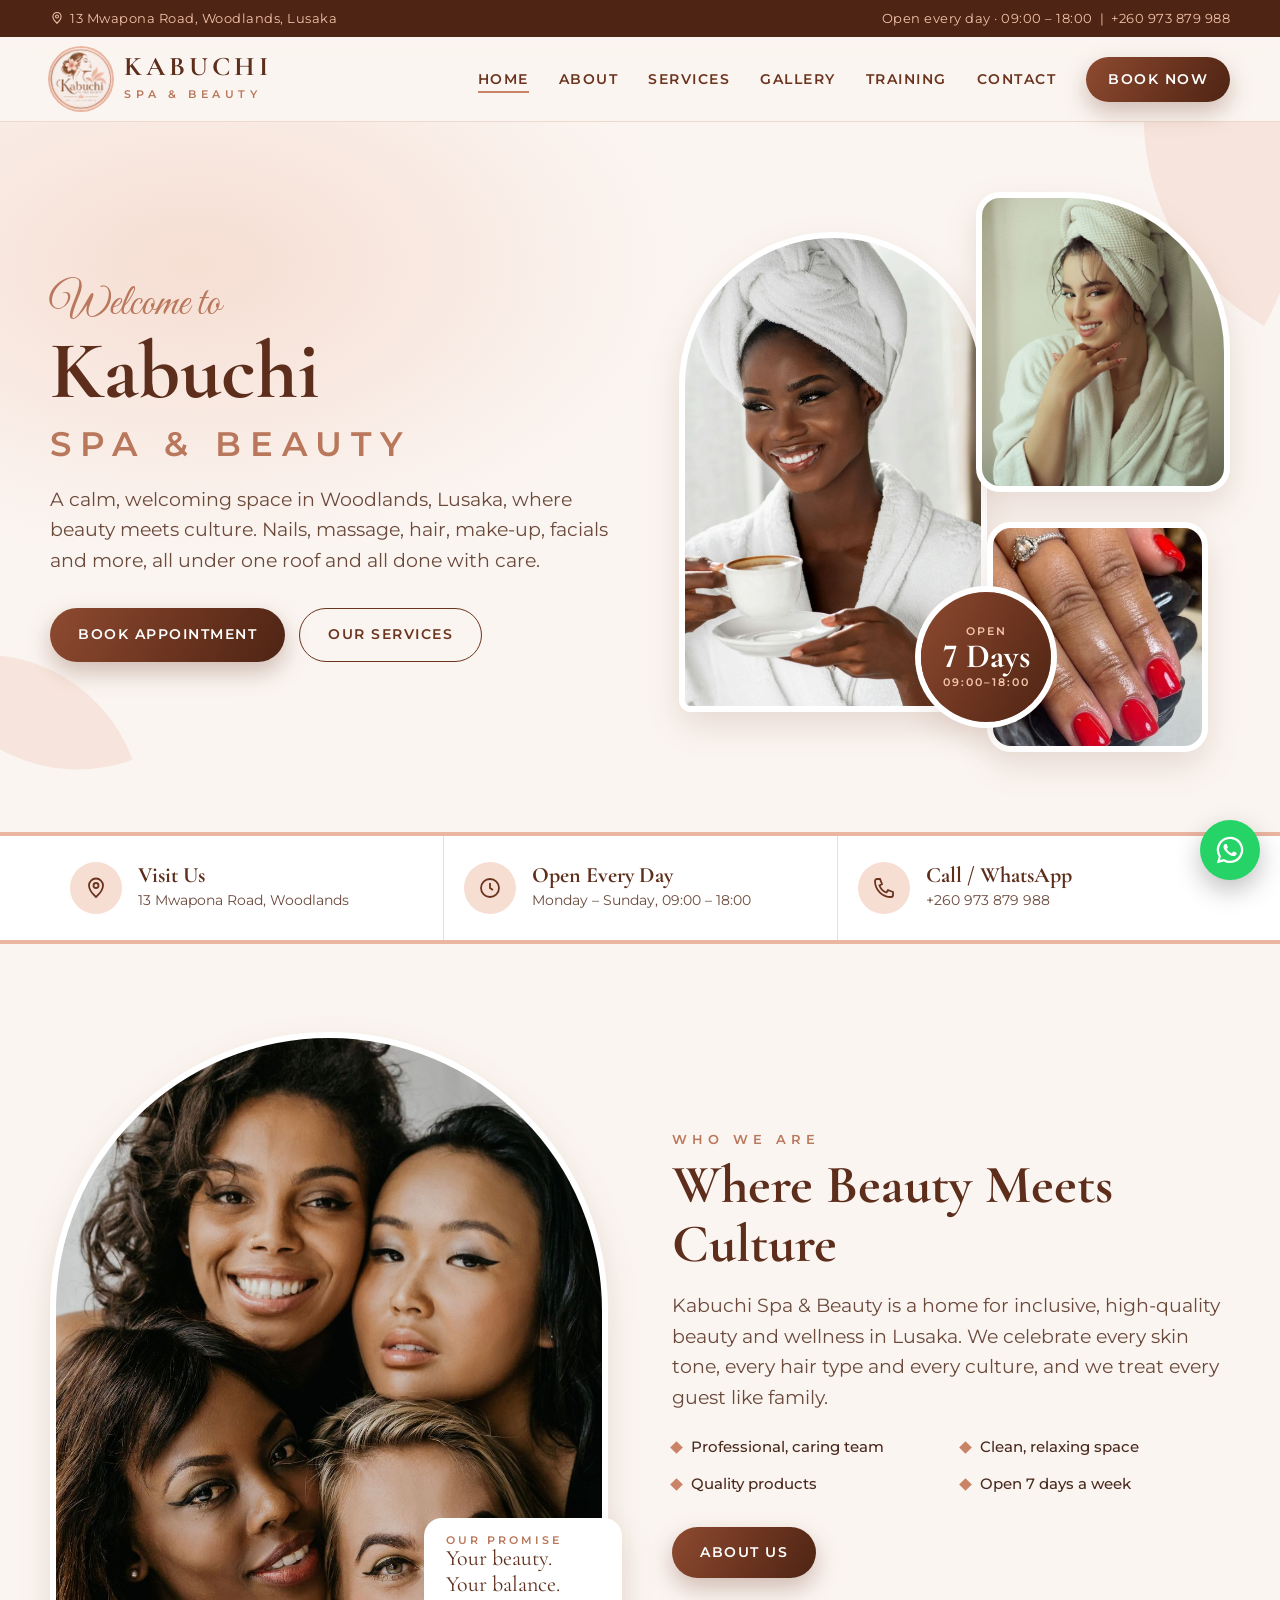
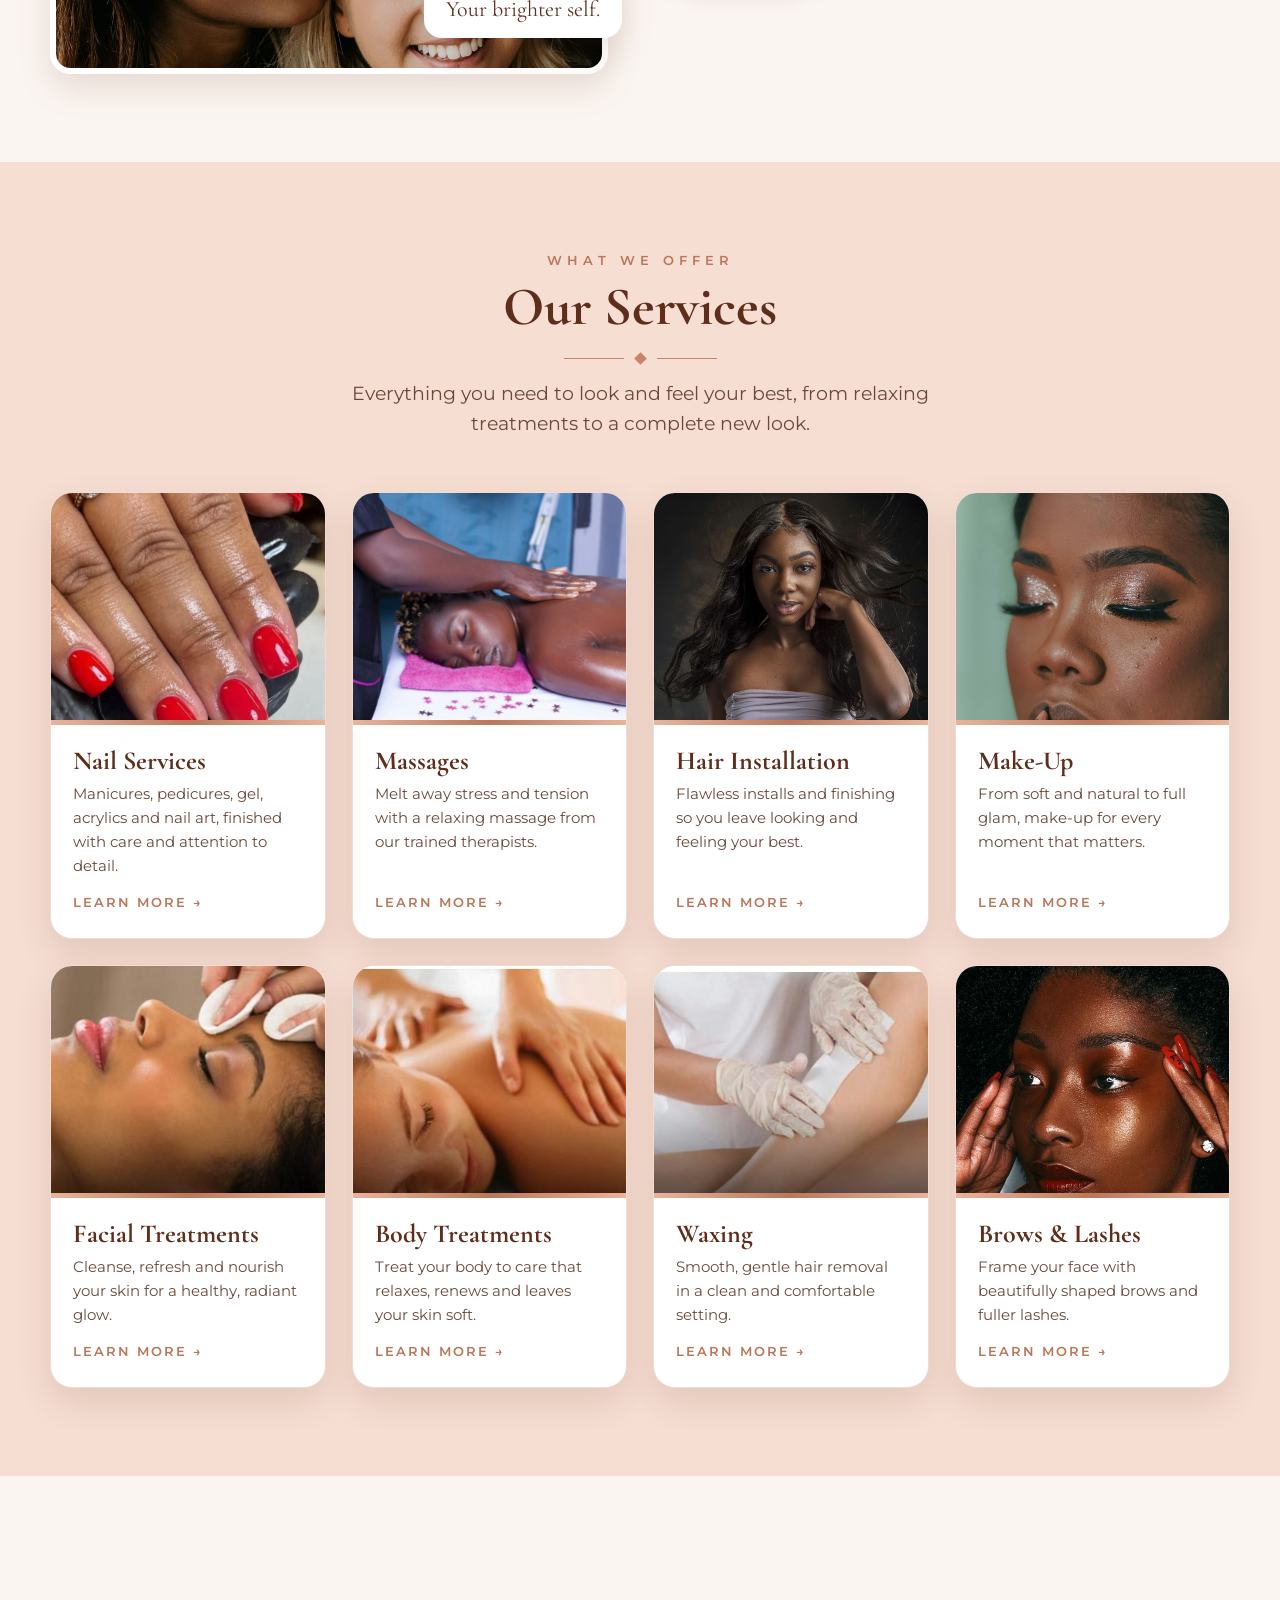
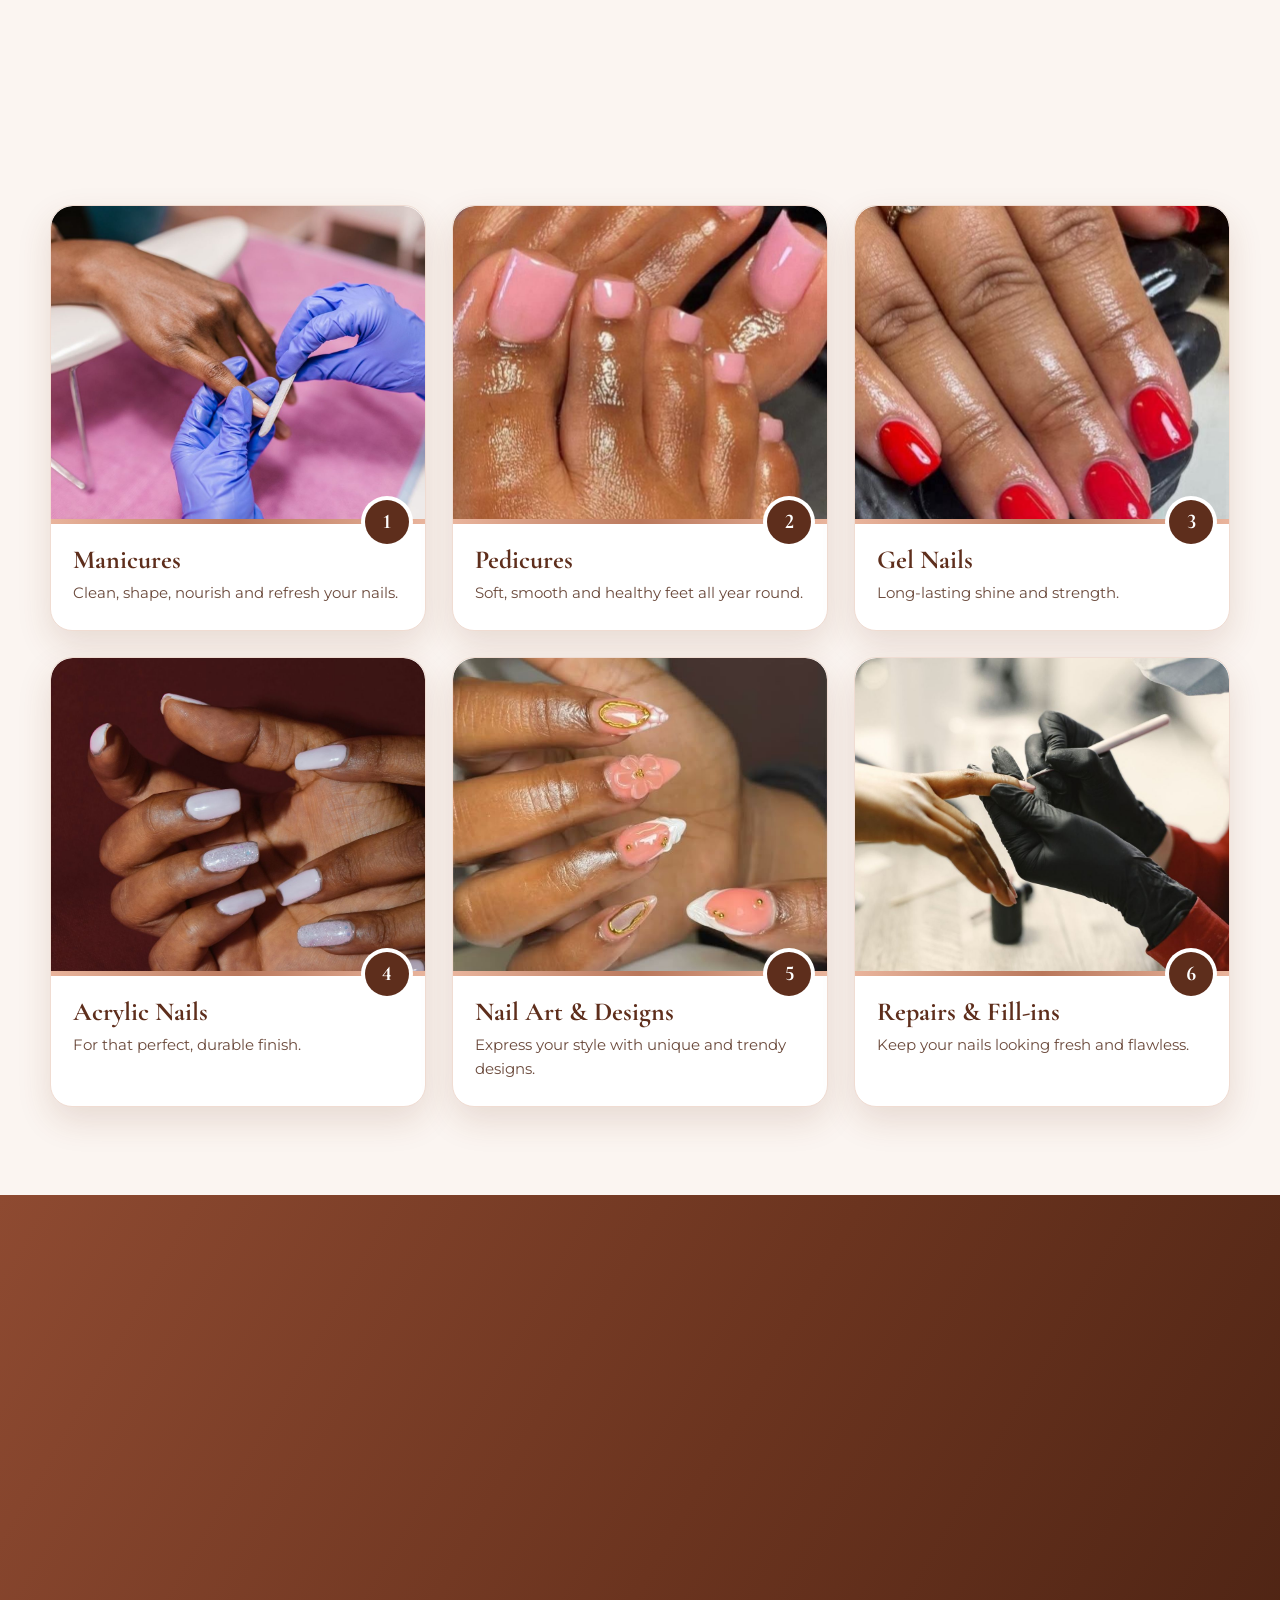
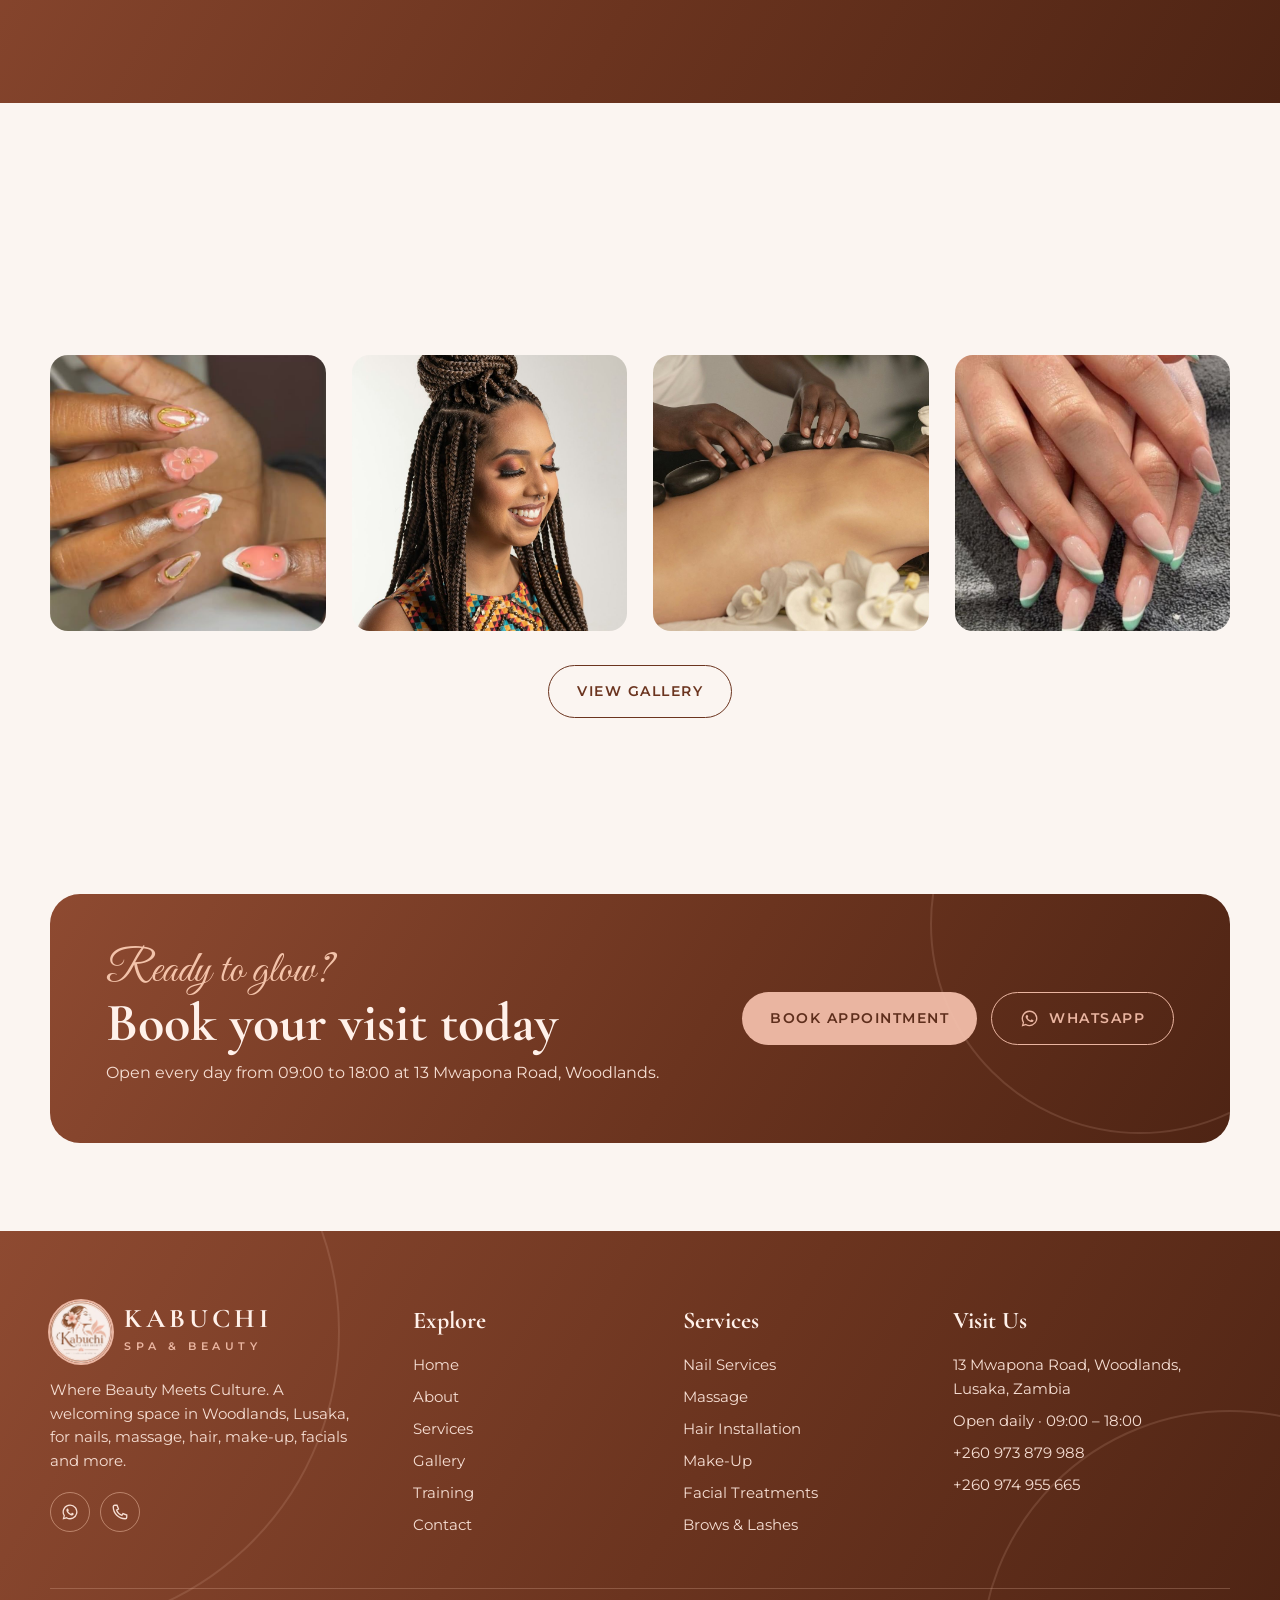
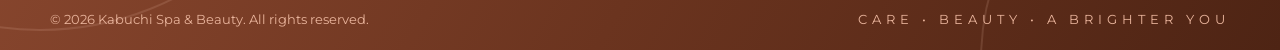
<file: index.html>
<!doctype html>
<html lang="en">
<head>
<meta charset="utf-8">
<meta name="viewport" content="width=device-width, initial-scale=1">
<title>Kabuchi Spa & Beauty | Spa, Nails, Hair & Beauty in Woodlands, Lusaka</title>
<meta name="description" content="Kabuchi Spa & Beauty, 13 Mwapona Road, Woodlands, Lusaka. Nails, massage, hair installation, make-up, facials, waxing, brows and lashes. Open daily 09:00 to 18:00.">
<meta property="og:title" content="Kabuchi Spa & Beauty | Spa, Nails, Hair & Beauty in Woodlands, Lusaka">
<meta property="og:description" content="Kabuchi Spa & Beauty, 13 Mwapona Road, Woodlands, Lusaka. Nails, massage, hair installation, make-up, facials, waxing, brows and lashes. Open daily 09:00 to 18:00.">
<meta property="og:image" content="images/og-cover.jpg">
<meta property="og:type" content="website">
<meta name="theme-color" content="#6B341F">
<link rel="icon" type="image/png" href="images/favicon.png">
<link rel="apple-touch-icon" href="images/apple-touch-icon.png">
<link rel="preconnect" href="https://fonts.googleapis.com">
<link rel="preconnect" href="https://fonts.gstatic.com" crossorigin>
<link href="https://fonts.googleapis.com/css2?family=Cormorant+Garamond:ital,wght@0,600;0,700;1,700&family=Great+Vibes&family=Montserrat:wght@400;500;600;700&display=swap" rel="stylesheet">
<link rel="stylesheet" href="css/style.css">
</head>
<body>
<div class="topbar"><div class="wrap">
  <span><svg width="14" height="14" style="vertical-align:-2px;margin-right:6px" viewBox="0 0 24 24" fill="none" stroke="currentColor" stroke-width="1.8"><path d="M12 21s-7-6.2-7-11.5a7 7 0 0 1 14 0C19 14.8 12 21 12 21z"/><circle cx="12" cy="9.5" r="2.5"/></svg>13 Mwapona Road, Woodlands, Lusaka</span>
  <span class="hide-sm">Open every day · 09:00 – 18:00 &nbsp;|&nbsp; <a href="tel:+260973879988">+260 973 879 988</a></span>
</div></div>
<header class="site-header"><nav class="wrap nav" aria-label="Main">
  <a href="index.html" class="brand"><img src="images/logo.png" alt="Kabuchi Spa &amp; Beauty logo"><div><b>KABUCHI</b><small>SPA &amp; BEAUTY</small></div></a>
  <ul class="menu"><li><a href="index.html">Home</a></li><li><a href="about.html">About</a></li><li><a href="services.html">Services</a></li><li><a href="gallery.html">Gallery</a></li><li><a href="training.html">Training</a></li><li><a href="contact.html">Contact</a></li><li><a class="btn btn-primary" href="booking.html">Book Now</a></li></ul>
  <button class="burger" aria-label="Open menu" aria-expanded="false"><svg viewBox="0 0 24 24" fill="none" stroke="currentColor" stroke-width="2"><path d="M4 7h16M4 12h16M4 17h16"/></svg></button>
</nav></header>
<main>

<section class="hero">
  <div class="leaf" style="width:240px;height:240px;right:-60px;top:-80px;transform:rotate(30deg)"></div>
  <div class="leaf" style="width:160px;height:160px;left:-50px;bottom:40px;transform:rotate(-20deg)"></div>
  <div class="wrap">
    <div class="reveal">
      <div class="script">Welcome to</div>
      <h1>Kabuchi<span>SPA &amp; BEAUTY</span></h1>
      <p class="lead">A calm, welcoming space in Woodlands, Lusaka, where beauty meets culture. Nails, massage, hair, make-up, facials and more, all under one roof and all done with care.</p>
      <div class="btns"><a class="btn btn-primary" href="booking.html">Book Appointment</a><a class="btn btn-outline" href="services.html">Our Services</a></div>
    </div>
    <div class="hero-pics reveal">
      <div class="p p1"><img src="images/hero-2.jpg" alt="Smiling woman enjoying a spa day" style="object-position:40% 20%"></div>
      <div class="p p2"><img src="images/hero-1.jpg" alt="Woman relaxing in a towel and bathrobe" style="object-position:45% 25%"></div>
      <div class="p p3"><img src="images/svc-nails.jpg" alt="Glossy red gel nails" style="object-position:50% 70%"></div>
      <div class="hero-badge"><small>OPEN</small><b>7 Days</b><small>09:00–18:00</small></div>
    </div>
  </div>
</section>

<section class="strip"><div class="wrap">
  <div class="it"><div class="ico"><svg viewBox="0 0 24 24" fill="none" stroke="currentColor" stroke-width="1.8"><path d="M12 21s-7-6.2-7-11.5a7 7 0 0 1 14 0C19 14.8 12 21 12 21z"/><circle cx="12" cy="9.5" r="2.5"/></svg></div><div><b>Visit Us</b><span>13 Mwapona Road, Woodlands</span></div></div>
  <div class="it"><div class="ico"><svg viewBox="0 0 24 24" fill="none" stroke="currentColor" stroke-width="1.8"><circle cx="12" cy="12" r="9"/><path d="M12 7v5l3 2"/></svg></div><div><b>Open Every Day</b><span>Monday – Sunday, 09:00 – 18:00</span></div></div>
  <div class="it"><div class="ico"><svg viewBox="0 0 24 24" fill="none" stroke="currentColor" stroke-width="1.8"><path d="M5 3h3l2 5-2.5 1.5a11 11 0 0 0 7 7L16 14l5 2v3a2 2 0 0 1-2 2A16 16 0 0 1 3 5a2 2 0 0 1 2-2z"/></svg></div><div><b>Call / WhatsApp</b><span><a href="https://wa.me/260973879988">+260 973 879 988</a></span></div></div>
</div></section>

<section class="section"><div class="wrap split">
  <div class="media reveal"><img src="images/about.jpg" alt="Women of different backgrounds smiling together" loading="lazy" style="object-position:50% 35%"><div class="tag"><small>OUR PROMISE</small>Your beauty.<br>Your balance.<br>Your brighter self.</div></div>
  <div class="reveal">
    <div class="eyebrow">Who we are</div>
    <h2>Where Beauty Meets Culture</h2>
    <p class="lead">Kabuchi Spa &amp; Beauty is a home for inclusive, high-quality beauty and wellness in Lusaka. We celebrate every skin tone, every hair type and every culture, and we treat every guest like family.</p>
    <ul class="checks"><li>Professional, caring team</li><li>Clean, relaxing space</li><li>Quality products</li><li>Open 7 days a week</li></ul>
    <a class="btn btn-primary" href="about.html">About Us</a>
  </div>
</div></section>

<section class="section alt"><div class="wrap">
  <div class="head reveal"><div class="eyebrow">What we offer</div><h2>Our Services</h2><div class="divider"><span></span></div><p class="lead">Everything you need to look and feel your best, from relaxing treatments to a complete new look.</p></div>
  <div class="grid g4"><a class="card reveal" href="services.html#nails"><div class="ph"><img src="images/svc-nails.jpg" alt="Nail Services" loading="lazy" style="object-position:50% 70%"></div><div class="tx"><h3>Nail Services</h3><p>Manicures, pedicures, gel, acrylics and nail art, finished with care and attention to detail.</p><span class="more">Learn more →</span></div></a><a class="card reveal" href="services.html#massage"><div class="ph"><img src="images/svc-massage.jpg" alt="Massage" loading="lazy" style="object-position:55% 50%"></div><div class="tx"><h3>Massages</h3><p>Melt away stress and tension with a relaxing massage from our trained therapists.</p><span class="more">Learn more →</span></div></a><a class="card reveal" href="services.html#hair"><div class="ph"><img src="images/svc-hair.jpg" alt="Hair Installation" loading="lazy" style="object-position:50% 15%"></div><div class="tx"><h3>Hair Installation</h3><p>Flawless installs and finishing so you leave looking and feeling your best.</p><span class="more">Learn more →</span></div></a><a class="card reveal" href="services.html#makeup"><div class="ph"><img src="images/svc-makeup.jpg" alt="Make-Up" loading="lazy" style="object-position:50% 35%"></div><div class="tx"><h3>Make-Up</h3><p>From soft and natural to full glam, make-up for every moment that matters.</p><span class="more">Learn more →</span></div></a><a class="card reveal" href="services.html#facials"><div class="ph"><img src="images/svc-facial.jpg" alt="Facial Treatments" loading="lazy" style="object-position:40% 50%"></div><div class="tx"><h3>Facial Treatments</h3><p>Cleanse, refresh and nourish your skin for a healthy, radiant glow.</p><span class="more">Learn more →</span></div></a><a class="card reveal" href="services.html#body"><div class="ph"><img src="images/svc-body.jpg" alt="Body Treatments" loading="lazy" style="object-position:50% 50%"></div><div class="tx"><h3>Body Treatments</h3><p>Treat your body to care that relaxes, renews and leaves your skin soft.</p><span class="more">Learn more →</span></div></a><a class="card reveal" href="services.html#waxing"><div class="ph"><img src="images/svc-waxing.jpg" alt="Waxing" loading="lazy" style="object-position:50% 50%"></div><div class="tx"><h3>Waxing</h3><p>Smooth, gentle hair removal in a clean and comfortable setting.</p><span class="more">Learn more →</span></div></a><a class="card reveal" href="services.html#brows"><div class="ph"><img src="images/svc-lashes.jpg" alt="Brows & Lashes" loading="lazy" style="object-position:50% 25%"></div><div class="tx"><h3>Brows & Lashes</h3><p>Frame your face with beautifully shaped brows and fuller lashes.</p><span class="more">Learn more →</span></div></a></div>
</div></section>

<section class="section"><div class="wrap">
  <div class="head reveal"><div class="eyebrow">Hands &amp; Feet</div><h2>Nail Services</h2><div class="divider"><span></span></div><p class="lead">Clean, beautiful nails done with care, from a simple manicure to detailed nail art.</p></div>
  <div class="grid g3"><div class="card reveal"><div class="ph n"><img src="images/nail-manicure.jpg" alt="Manicures" loading="lazy" style="object-position:50% 50%"><span class="num">1</span></div><div class="tx"><h3>Manicures</h3><p>Clean, shape, nourish and refresh your nails.</p></div></div><div class="card reveal"><div class="ph n"><img src="images/nail-pedicure.jpg" alt="Pedicures" loading="lazy" style="object-position:50% 40%"><span class="num">2</span></div><div class="tx"><h3>Pedicures</h3><p>Soft, smooth and healthy feet all year round.</p></div></div><div class="card reveal"><div class="ph n"><img src="images/svc-nails.jpg" alt="Gel Nails" loading="lazy" style="object-position:50% 70%"><span class="num">3</span></div><div class="tx"><h3>Gel Nails</h3><p>Long-lasting shine and strength.</p></div></div><div class="card reveal"><div class="ph n"><img src="images/nail-acrylic.jpg" alt="Acrylic Nails" loading="lazy" style="object-position:50% 50%"><span class="num">4</span></div><div class="tx"><h3>Acrylic Nails</h3><p>For that perfect, durable finish.</p></div></div><div class="card reveal"><div class="ph n"><img src="images/nail-art.jpg" alt="Nail Art & Designs" loading="lazy" style="object-position:50% 50%"><span class="num">5</span></div><div class="tx"><h3>Nail Art & Designs</h3><p>Express your style with unique and trendy designs.</p></div></div><div class="card reveal"><div class="ph n"><img src="images/nail-repair.jpg" alt="Repairs & Fill-ins" loading="lazy" style="object-position:50% 50%"><span class="num">6</span></div><div class="tx"><h3>Repairs & Fill-ins</h3><p>Keep your nails looking fresh and flawless.</p></div></div></div>
</div></section>

<section class="section dark"><div class="wrap split">
  <div class="reveal">
    <div class="eyebrow" style="color:#F3C3AA">Kabuchi Training</div>
    <h2>Become a Nail Technician</h2>
    <p class="lead">Two weeks of hands-on, practical training. Learn a skill you love, then get a job or start your own beauty business.</p>
    <ul class="checks"><li>Promo price K1,800</li><li>2 weeks, hands-on</li><li>Certificate of completion</li><li>Chance to work with us</li></ul>
    <div class="btns"><a class="btn btn-peach" href="training.html">Course Details</a><a class="btn btn-outline" href="https://wa.me/260973879988?text=Hello%20Kabuchi%21%20I%20would%20like%20to%20register%20for%20the%20Nail%20Technician%20Training." target="_blank" rel="noopener">Register on WhatsApp</a></div>
  </div>
  <div class="ba reveal"><figure><img src="images/before.jpg" alt="Natural nails before" loading="lazy"><figcaption>BEFORE</figcaption></figure><figure><img src="images/after.jpg" alt="Finished nails after" loading="lazy"><figcaption>AFTER</figcaption></figure></div>
</div></section>

<section class="section"><div class="wrap">
  <div class="head reveal"><div class="eyebrow">Our work</div><h2>A Glimpse of Kabuchi</h2><div class="divider"><span></span></div></div>
  <div class="grid g4">
    <img class="reveal" src="images/nail-art.jpg" alt="Nail art" loading="lazy" style="border-radius:18px;aspect-ratio:1;object-fit:cover">
    <img class="reveal" src="images/braids.jpg" alt="Braided hair" loading="lazy" style="border-radius:18px;aspect-ratio:1;object-fit:cover;object-position:50% 20%">
    <img class="reveal" src="images/massage-stones.jpg" alt="Hot stone massage" loading="lazy" style="border-radius:18px;aspect-ratio:1;object-fit:cover">
    <img class="reveal" src="images/nails-green.jpg" alt="French tip nails" loading="lazy" style="border-radius:18px;aspect-ratio:1;object-fit:cover">
  </div>
  <div style="text-align:center;margin-top:34px"><a class="btn btn-outline" href="gallery.html">View Gallery</a></div>
</div></section>
<section class="section"><div class="wrap"><div class="cta reveal">
  <div class="arc" style="width:420px;height:420px;right:-120px;top:-180px"></div>
  <div><div class="script" style="color:#F3C3AA">Ready to glow?</div><h2>Book your visit today</h2><p>Open every day from 09:00 to 18:00 at 13 Mwapona Road, Woodlands.</p></div>
  <div class="btns"><a class="btn btn-peach" href="booking.html">Book Appointment</a><a class="btn btn-outline" style="border-color:#EAB5A1;color:#EAB5A1" href="https://wa.me/260973879988?text=Hello%20Kabuchi%20Spa%20%26%20Beauty%21%20I%20would%20like%20to%20make%20a%20booking." target="_blank" rel="noopener"><svg viewBox="0 0 24 24" fill="currentColor"><path d="M12.04 2a9.9 9.9 0 0 0-8.5 15l-1.4 5 5.2-1.4A9.9 9.9 0 1 0 12.04 2zm0 18.1a8.2 8.2 0 0 1-4.2-1.15l-.3-.18-3.1.8.83-3-.2-.3a8.2 8.2 0 1 1 6.97 3.83zm4.5-6.14c-.25-.12-1.46-.72-1.69-.8-.23-.08-.39-.12-.55.12-.16.25-.63.8-.78.97-.14.16-.29.18-.53.06a6.7 6.7 0 0 1-3.32-2.9c-.25-.43.25-.4.72-1.33.08-.16.04-.3-.02-.42l-.75-1.8c-.2-.47-.4-.4-.55-.41h-.47a.9.9 0 0 0-.65.3 2.7 2.7 0 0 0-.85 2.02 4.7 4.7 0 0 0 1 2.5 10.8 10.8 0 0 0 4.13 3.65c1.54.66 2.14.72 2.9.6.47-.07 1.46-.6 1.66-1.17.2-.58.2-1.07.15-1.17-.06-.1-.22-.17-.47-.29z"/></svg> WhatsApp</a></div>
</div></div></section>

</main>
<footer>
  <div class="arc" style="width:600px;height:600px;left:-260px;top:-200px"></div>
  <div class="arc" style="width:500px;height:500px;right:-200px;bottom:-260px"></div>
  <div class="wrap foot">
    <div><a href="index.html" class="brand"><img src="images/logo.png" alt=""><div><b>KABUCHI</b><small>SPA &amp; BEAUTY</small></div></a>
      <p>Where Beauty Meets Culture. A welcoming space in Woodlands, Lusaka, for nails, massage, hair, make-up, facials and more.</p>
      <div class="social">
        <a href="https://wa.me/260973879988?text=Hello%20Kabuchi%20Spa%20%26%20Beauty%21" target="_blank" rel="noopener" aria-label="WhatsApp"><svg viewBox="0 0 24 24" fill="currentColor"><path d="M12.04 2a9.9 9.9 0 0 0-8.5 15l-1.4 5 5.2-1.4A9.9 9.9 0 1 0 12.04 2zm0 18.1a8.2 8.2 0 0 1-4.2-1.15l-.3-.18-3.1.8.83-3-.2-.3a8.2 8.2 0 1 1 6.97 3.83zm4.5-6.14c-.25-.12-1.46-.72-1.69-.8-.23-.08-.39-.12-.55.12-.16.25-.63.8-.78.97-.14.16-.29.18-.53.06a6.7 6.7 0 0 1-3.32-2.9c-.25-.43.25-.4.72-1.33.08-.16.04-.3-.02-.42l-.75-1.8c-.2-.47-.4-.4-.55-.41h-.47a.9.9 0 0 0-.65.3 2.7 2.7 0 0 0-.85 2.02 4.7 4.7 0 0 0 1 2.5 10.8 10.8 0 0 0 4.13 3.65c1.54.66 2.14.72 2.9.6.47-.07 1.46-.6 1.66-1.17.2-.58.2-1.07.15-1.17-.06-.1-.22-.17-.47-.29z"/></svg></a>
        <a href="tel:+260973879988" aria-label="Call us"><svg viewBox="0 0 24 24" fill="none" stroke="currentColor" stroke-width="1.8"><path d="M5 3h3l2 5-2.5 1.5a11 11 0 0 0 7 7L16 14l5 2v3a2 2 0 0 1-2 2A16 16 0 0 1 3 5a2 2 0 0 1 2-2z"/></svg></a>
        <!-- Add your social pages here, e.g. <a href="https://www.facebook.com/YOURPAGE" aria-label="Facebook">f</a> -->
      </div>
    </div>
    <div><h4>Explore</h4><ul><li><a href="index.html">Home</a></li><li><a href="about.html">About</a></li><li><a href="services.html">Services</a></li><li><a href="gallery.html">Gallery</a></li><li><a href="training.html">Training</a></li><li><a href="contact.html">Contact</a></li></ul></div>
    <div><h4>Services</h4><ul><li><a href="services.html#nails">Nail Services</a></li><li><a href="services.html#massage">Massage</a></li><li><a href="services.html#hair">Hair Installation</a></li><li><a href="services.html#makeup">Make-Up</a></li><li><a href="services.html#facials">Facial Treatments</a></li><li><a href="services.html#brows">Brows &amp; Lashes</a></li></ul></div>
    <div><h4>Visit Us</h4><ul>
      <li>13 Mwapona Road, Woodlands, Lusaka, Zambia</li>
      <li>Open daily · 09:00 – 18:00</li>
      <li><a href="tel:+260973879988">+260 973 879 988</a></li>
      <li><a href="tel:+260974955665">+260 974 955 665</a></li>
    </ul></div>
  </div>
  <div class="wrap foot-bottom"><span>&copy; <span data-year>2026</span> Kabuchi Spa &amp; Beauty. All rights reserved.</span><span class="tg">CARE • BEAUTY • A BRIGHTER YOU</span></div>
</footer>
<a class="wa-float" href="https://wa.me/260973879988?text=Hello%20Kabuchi%20Spa%20%26%20Beauty%21%20I%20would%20like%20to%20make%20a%20booking." target="_blank" rel="noopener" aria-label="Chat with us on WhatsApp"><svg viewBox="0 0 24 24" fill="currentColor"><path d="M12.04 2a9.9 9.9 0 0 0-8.5 15l-1.4 5 5.2-1.4A9.9 9.9 0 1 0 12.04 2zm0 18.1a8.2 8.2 0 0 1-4.2-1.15l-.3-.18-3.1.8.83-3-.2-.3a8.2 8.2 0 1 1 6.97 3.83zm4.5-6.14c-.25-.12-1.46-.72-1.69-.8-.23-.08-.39-.12-.55.12-.16.25-.63.8-.78.97-.14.16-.29.18-.53.06a6.7 6.7 0 0 1-3.32-2.9c-.25-.43.25-.4.72-1.33.08-.16.04-.3-.02-.42l-.75-1.8c-.2-.47-.4-.4-.55-.41h-.47a.9.9 0 0 0-.65.3 2.7 2.7 0 0 0-.85 2.02 4.7 4.7 0 0 0 1 2.5 10.8 10.8 0 0 0 4.13 3.65c1.54.66 2.14.72 2.9.6.47-.07 1.46-.6 1.66-1.17.2-.58.2-1.07.15-1.17-.06-.1-.22-.17-.47-.29z"/></svg></a>
<script src="js/main.js"></script>
</body>
</html>
</file>
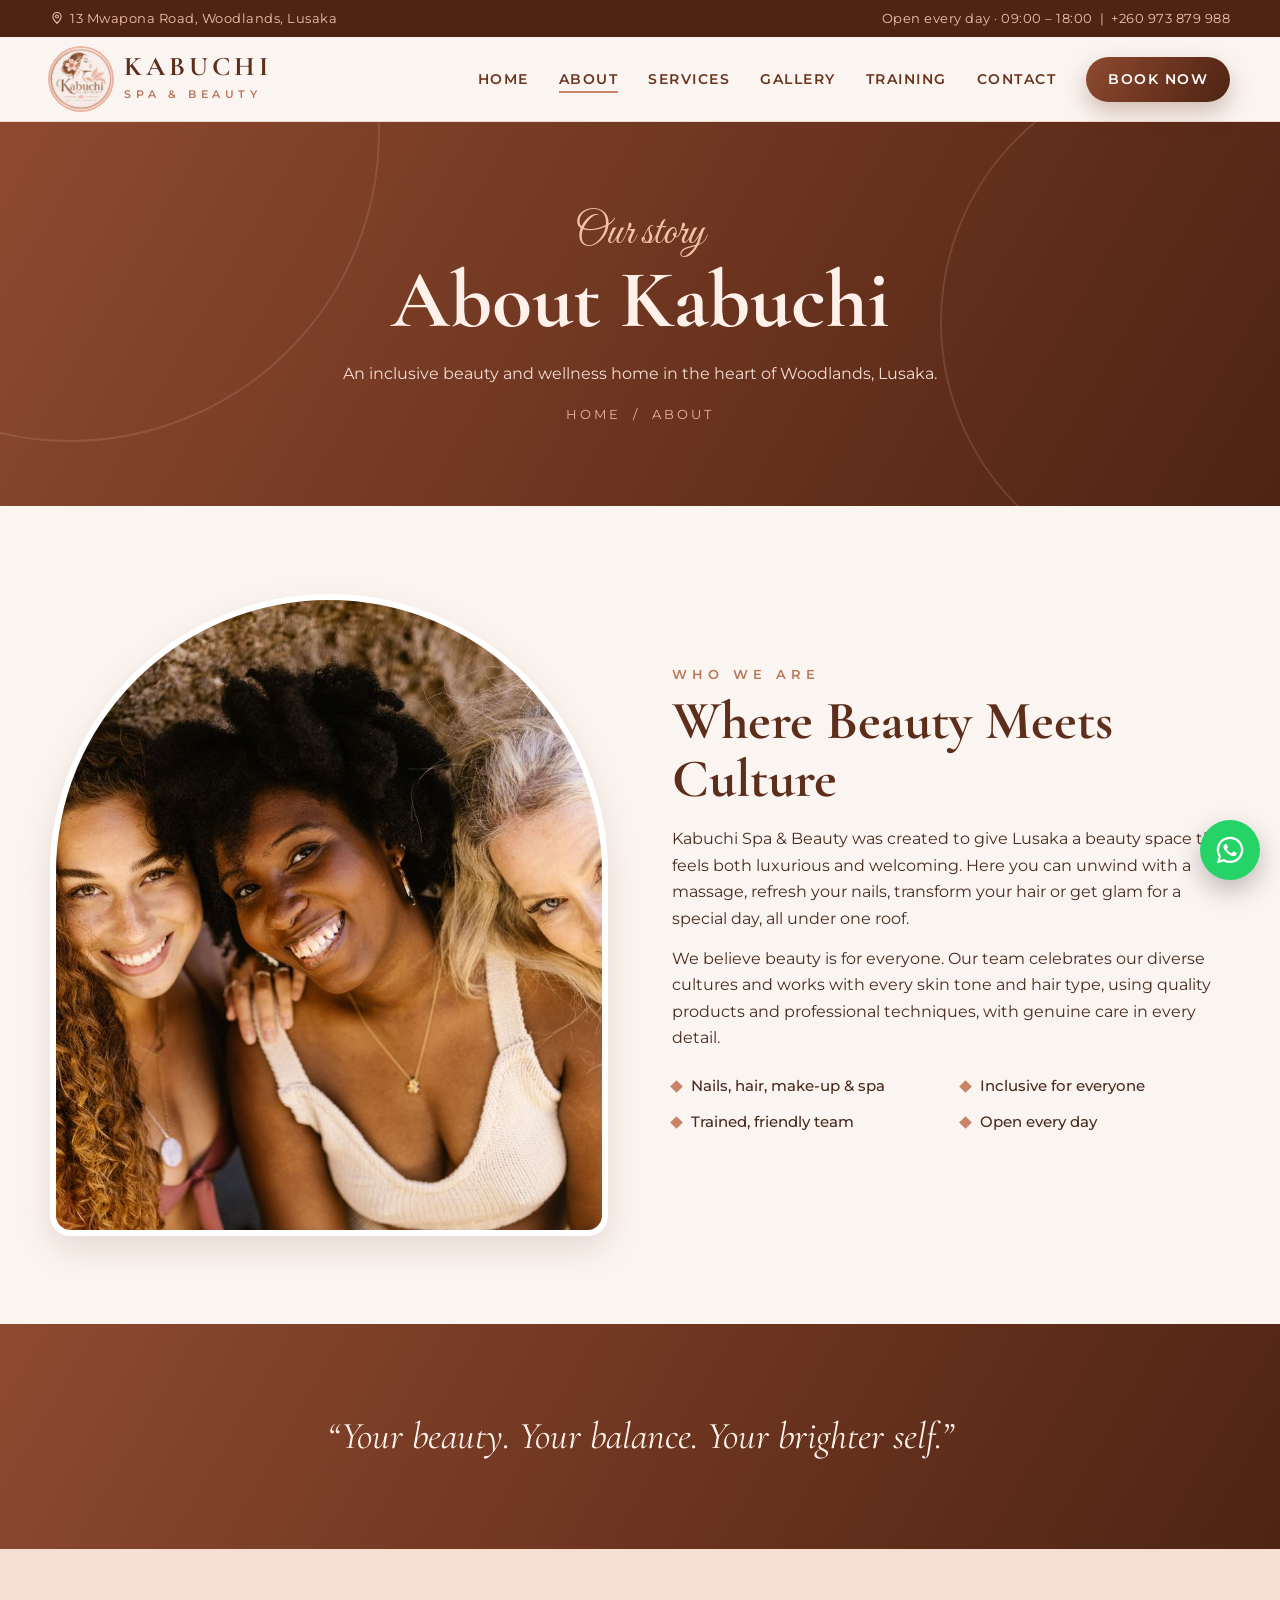
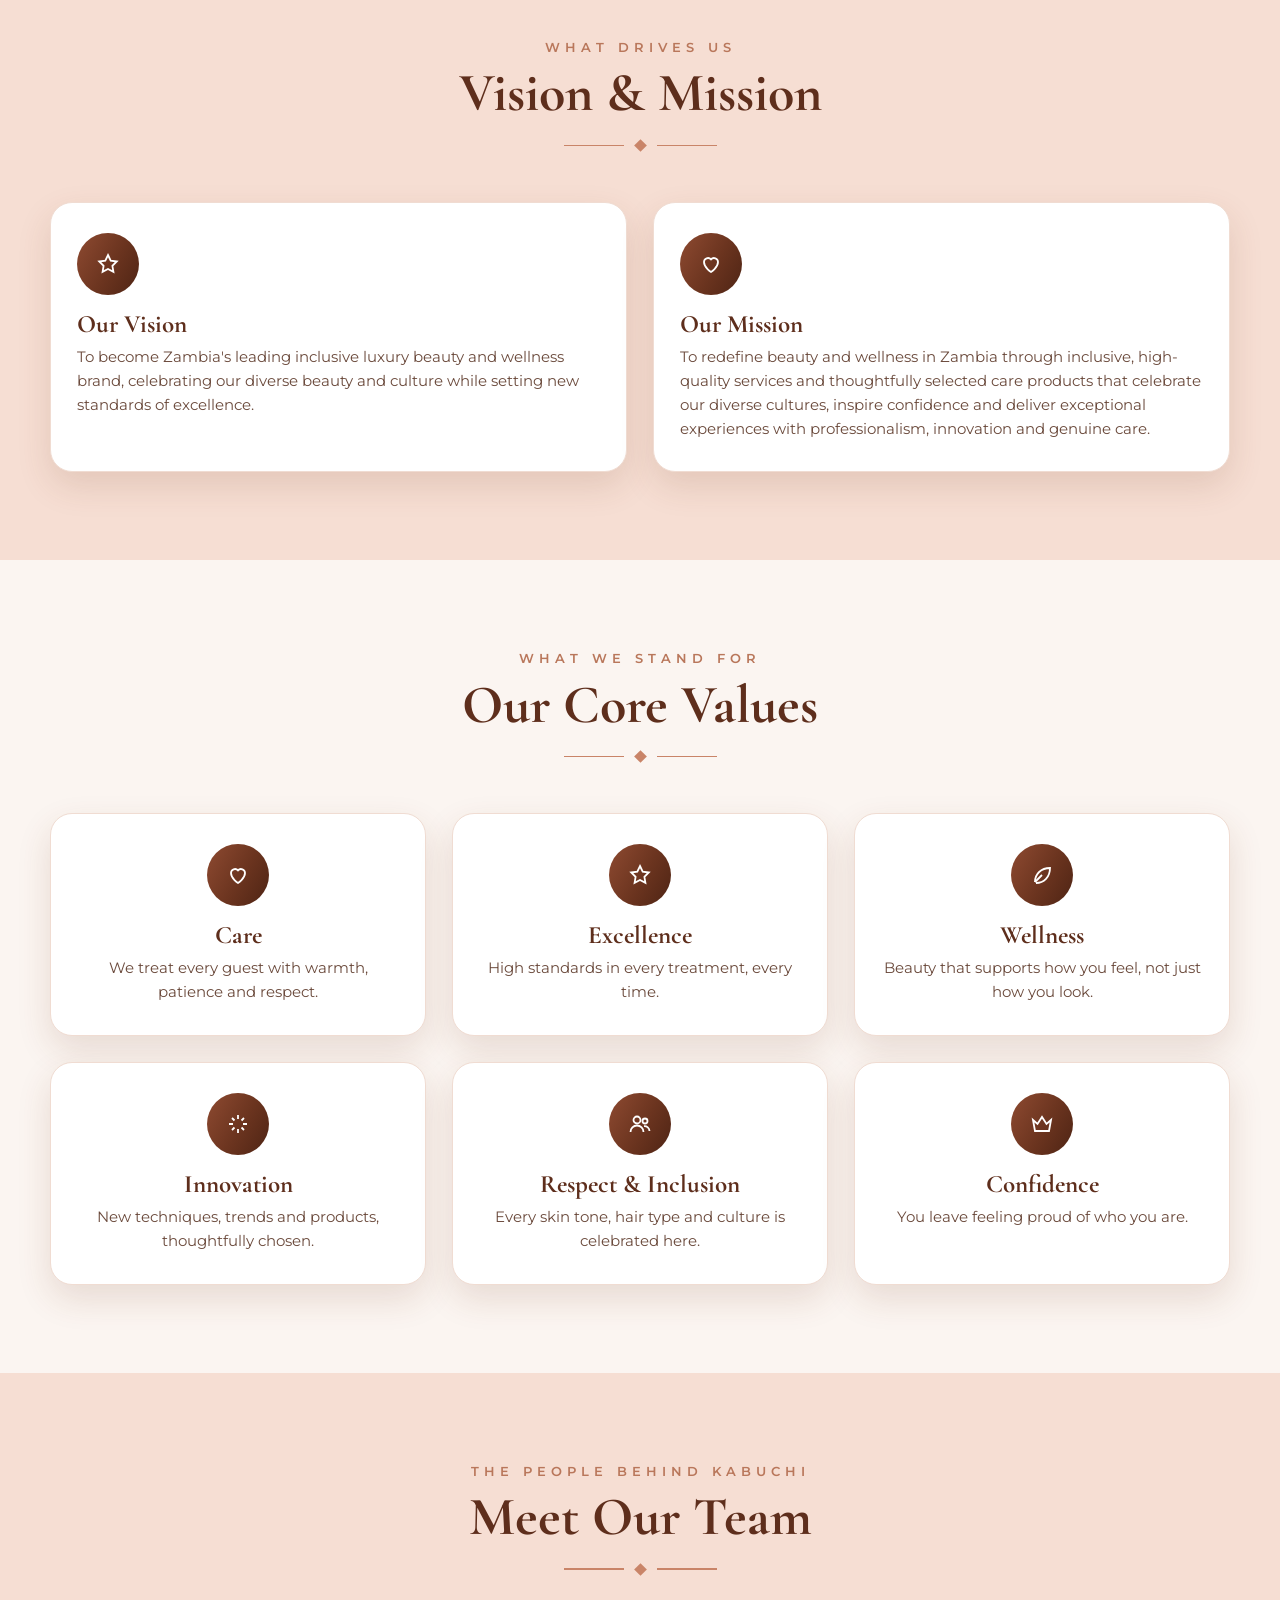
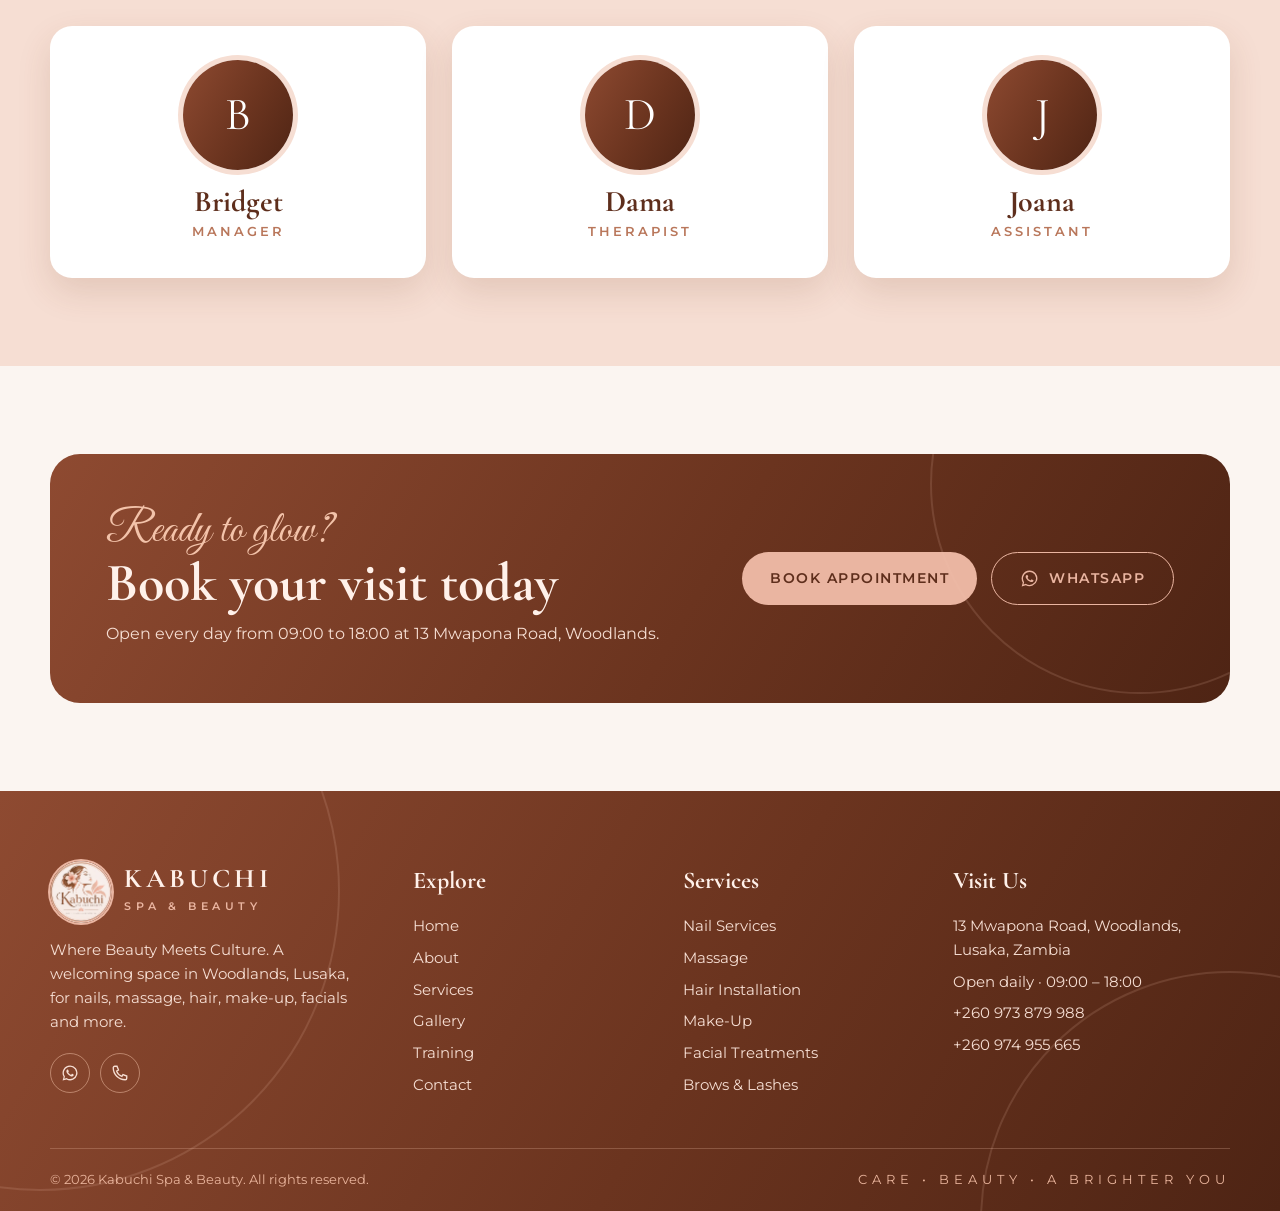
<file: about.html>
<!doctype html>
<html lang="en">
<head>
<meta charset="utf-8">
<meta name="viewport" content="width=device-width, initial-scale=1">
<title>About Us | Kabuchi Spa & Beauty, Lusaka</title>
<meta name="description" content="Learn about Kabuchi Spa & Beauty in Woodlands, Lusaka: our story, vision, mission, values and team.">
<meta property="og:title" content="About Us | Kabuchi Spa & Beauty, Lusaka">
<meta property="og:description" content="Learn about Kabuchi Spa & Beauty in Woodlands, Lusaka: our story, vision, mission, values and team.">
<meta property="og:image" content="images/og-cover.jpg">
<meta property="og:type" content="website">
<meta name="theme-color" content="#6B341F">
<link rel="icon" type="image/png" href="images/favicon.png">
<link rel="apple-touch-icon" href="images/apple-touch-icon.png">
<link rel="preconnect" href="https://fonts.googleapis.com">
<link rel="preconnect" href="https://fonts.gstatic.com" crossorigin>
<link href="https://fonts.googleapis.com/css2?family=Cormorant+Garamond:ital,wght@0,600;0,700;1,700&family=Great+Vibes&family=Montserrat:wght@400;500;600;700&display=swap" rel="stylesheet">
<link rel="stylesheet" href="css/style.css">
</head>
<body>
<div class="topbar"><div class="wrap">
  <span><svg width="14" height="14" style="vertical-align:-2px;margin-right:6px" viewBox="0 0 24 24" fill="none" stroke="currentColor" stroke-width="1.8"><path d="M12 21s-7-6.2-7-11.5a7 7 0 0 1 14 0C19 14.8 12 21 12 21z"/><circle cx="12" cy="9.5" r="2.5"/></svg>13 Mwapona Road, Woodlands, Lusaka</span>
  <span class="hide-sm">Open every day · 09:00 – 18:00 &nbsp;|&nbsp; <a href="tel:+260973879988">+260 973 879 988</a></span>
</div></div>
<header class="site-header"><nav class="wrap nav" aria-label="Main">
  <a href="index.html" class="brand"><img src="images/logo.png" alt="Kabuchi Spa &amp; Beauty logo"><div><b>KABUCHI</b><small>SPA &amp; BEAUTY</small></div></a>
  <ul class="menu"><li><a href="index.html">Home</a></li><li><a href="about.html">About</a></li><li><a href="services.html">Services</a></li><li><a href="gallery.html">Gallery</a></li><li><a href="training.html">Training</a></li><li><a href="contact.html">Contact</a></li><li><a class="btn btn-primary" href="booking.html">Book Now</a></li></ul>
  <button class="burger" aria-label="Open menu" aria-expanded="false"><svg viewBox="0 0 24 24" fill="none" stroke="currentColor" stroke-width="2"><path d="M4 7h16M4 12h16M4 17h16"/></svg></button>
</nav></header>
<main>
<section class="page-hero">
  <div class="arc" style="width:620px;height:620px;left:-240px;top:-300px"></div>
  <div class="arc" style="width:520px;height:520px;right:-180px;top:-60px"></div>
  <div class="wrap"><div class="script">Our story</div><h1>About Kabuchi</h1><p>An inclusive beauty and wellness home in the heart of Woodlands, Lusaka.</p><div class="crumbs"><a href="index.html">Home</a> &nbsp;/&nbsp; About</div></div>
</section>
<section class="section"><div class="wrap split">
  <div class="media reveal"><img src="images/group.jpg" alt="Diverse group of smiling women" style="object-position:50% 40%"></div>
  <div class="reveal">
    <div class="eyebrow">Who we are</div>
    <h2>Where Beauty Meets Culture</h2>
    <p>Kabuchi Spa &amp; Beauty was created to give Lusaka a beauty space that feels both luxurious and welcoming. Here you can unwind with a massage, refresh your nails, transform your hair or get glam for a special day, all under one roof.</p>
    <p>We believe beauty is for everyone. Our team celebrates our diverse cultures and works with every skin tone and hair type, using quality products and professional techniques, with genuine care in every detail.</p>
    <ul class="checks"><li>Nails, hair, make-up &amp; spa</li><li>Inclusive for everyone</li><li>Trained, friendly team</li><li>Open every day</li></ul>
  </div>
</div></section>

<section class="section dark"><div class="wrap">
  <p class="quote reveal">“Your beauty. Your balance. Your brighter self.”</p>
</div></section>

<section class="section alt"><div class="wrap">
  <div class="head reveal"><div class="eyebrow">What drives us</div><h2>Vision &amp; Mission</h2><div class="divider"><span></span></div></div>
  <div class="grid g2">
    <div class="value reveal" style="text-align:left"><div class="ico" style="margin:0 0 16px"><svg viewBox="0 0 24 24" fill="none" stroke="currentColor" stroke-width="1.8"><path d="M12 3l2.7 5.6 6.1.9-4.4 4.3 1 6.1L12 17l-5.4 2.9 1-6.1-4.4-4.3 6.1-.9z"/></svg></div><h3>Our Vision</h3><p>To become Zambia's leading inclusive luxury beauty and wellness brand, celebrating our diverse beauty and culture while setting new standards of excellence.</p></div>
    <div class="value reveal" style="text-align:left"><div class="ico" style="margin:0 0 16px"><svg viewBox="0 0 24 24" fill="none" stroke="currentColor" stroke-width="1.8"><path d="M12 20s-7-4.4-7-10a4 4 0 0 1 7-2.6A4 4 0 0 1 19 10c0 5.6-7 10-7 10z"/></svg></div><h3>Our Mission</h3><p>To redefine beauty and wellness in Zambia through inclusive, high-quality services and thoughtfully selected care products that celebrate our diverse cultures, inspire confidence and deliver exceptional experiences with professionalism, innovation and genuine care.</p></div>
  </div>
</div></section>

<section class="section"><div class="wrap">
  <div class="head reveal"><div class="eyebrow">What we stand for</div><h2>Our Core Values</h2><div class="divider"><span></span></div></div>
  <div class="grid g3"><div class="value reveal"><div class="ico"><svg viewBox="0 0 24 24" fill="none" stroke="currentColor" stroke-width="1.8"><path d="M12 20s-7-4.4-7-10a4 4 0 0 1 7-2.6A4 4 0 0 1 19 10c0 5.6-7 10-7 10z"/></svg></div><h3>Care</h3><p>We treat every guest with warmth, patience and respect.</p></div><div class="value reveal"><div class="ico"><svg viewBox="0 0 24 24" fill="none" stroke="currentColor" stroke-width="1.8"><path d="M12 3l2.7 5.6 6.1.9-4.4 4.3 1 6.1L12 17l-5.4 2.9 1-6.1-4.4-4.3 6.1-.9z"/></svg></div><h3>Excellence</h3><p>High standards in every treatment, every time.</p></div><div class="value reveal"><div class="ico"><svg viewBox="0 0 24 24" fill="none" stroke="currentColor" stroke-width="1.8"><path d="M5 19c0-8 6-14 15-14 0 9-6 15-14 15"/><path d="M5 19l7-7"/></svg></div><h3>Wellness</h3><p>Beauty that supports how you feel, not just how you look.</p></div><div class="value reveal"><div class="ico"><svg viewBox="0 0 24 24" fill="none" stroke="currentColor" stroke-width="1.8"><path d="M12 3v4M12 17v4M3 12h4M17 12h4M6 6l2.5 2.5M15.5 15.5L18 18M6 18l2.5-2.5M15.5 8.5L18 6"/></svg></div><h3>Innovation</h3><p>New techniques, trends and products, thoughtfully chosen.</p></div><div class="value reveal"><div class="ico"><svg viewBox="0 0 24 24" fill="none" stroke="currentColor" stroke-width="1.8"><circle cx="9" cy="8" r="3.5"/><path d="M2.5 20a6.5 6.5 0 0 1 13 0"/><circle cx="17" cy="9" r="2.5"/><path d="M16 14.2A5 5 0 0 1 21.5 19"/></svg></div><h3>Respect & Inclusion</h3><p>Every skin tone, hair type and culture is celebrated here.</p></div><div class="value reveal"><div class="ico"><svg viewBox="0 0 24 24" fill="none" stroke="currentColor" stroke-width="1.8"><path d="M3 8l4.5 4L12 5l4.5 7L21 8l-2 11H5z"/></svg></div><h3>Confidence</h3><p>You leave feeling proud of who you are.</p></div></div>
</div></section>

<section class="section alt"><div class="wrap">
  <div class="head reveal"><div class="eyebrow">The people behind Kabuchi</div><h2>Meet Our Team</h2><div class="divider"><span></span></div></div>
  <div class="grid g3">
    <div class="member reveal"><div class="avatar">B</div><h3>Bridget</h3><span>Manager</span></div>
    <div class="member reveal"><div class="avatar">D</div><h3>Dama</h3><span>Therapist</span></div>
    <div class="member reveal"><div class="avatar">J</div><h3>Joana</h3><span>Assistant</span></div>
  </div>
</div></section>
<section class="section"><div class="wrap"><div class="cta reveal">
  <div class="arc" style="width:420px;height:420px;right:-120px;top:-180px"></div>
  <div><div class="script" style="color:#F3C3AA">Ready to glow?</div><h2>Book your visit today</h2><p>Open every day from 09:00 to 18:00 at 13 Mwapona Road, Woodlands.</p></div>
  <div class="btns"><a class="btn btn-peach" href="booking.html">Book Appointment</a><a class="btn btn-outline" style="border-color:#EAB5A1;color:#EAB5A1" href="https://wa.me/260973879988?text=Hello%20Kabuchi%20Spa%20%26%20Beauty%21%20I%20would%20like%20to%20make%20a%20booking." target="_blank" rel="noopener"><svg viewBox="0 0 24 24" fill="currentColor"><path d="M12.04 2a9.9 9.9 0 0 0-8.5 15l-1.4 5 5.2-1.4A9.9 9.9 0 1 0 12.04 2zm0 18.1a8.2 8.2 0 0 1-4.2-1.15l-.3-.18-3.1.8.83-3-.2-.3a8.2 8.2 0 1 1 6.97 3.83zm4.5-6.14c-.25-.12-1.46-.72-1.69-.8-.23-.08-.39-.12-.55.12-.16.25-.63.8-.78.97-.14.16-.29.18-.53.06a6.7 6.7 0 0 1-3.32-2.9c-.25-.43.25-.4.72-1.33.08-.16.04-.3-.02-.42l-.75-1.8c-.2-.47-.4-.4-.55-.41h-.47a.9.9 0 0 0-.65.3 2.7 2.7 0 0 0-.85 2.02 4.7 4.7 0 0 0 1 2.5 10.8 10.8 0 0 0 4.13 3.65c1.54.66 2.14.72 2.9.6.47-.07 1.46-.6 1.66-1.17.2-.58.2-1.07.15-1.17-.06-.1-.22-.17-.47-.29z"/></svg> WhatsApp</a></div>
</div></div></section>
</main>
<footer>
  <div class="arc" style="width:600px;height:600px;left:-260px;top:-200px"></div>
  <div class="arc" style="width:500px;height:500px;right:-200px;bottom:-260px"></div>
  <div class="wrap foot">
    <div><a href="index.html" class="brand"><img src="images/logo.png" alt=""><div><b>KABUCHI</b><small>SPA &amp; BEAUTY</small></div></a>
      <p>Where Beauty Meets Culture. A welcoming space in Woodlands, Lusaka, for nails, massage, hair, make-up, facials and more.</p>
      <div class="social">
        <a href="https://wa.me/260973879988?text=Hello%20Kabuchi%20Spa%20%26%20Beauty%21" target="_blank" rel="noopener" aria-label="WhatsApp"><svg viewBox="0 0 24 24" fill="currentColor"><path d="M12.04 2a9.9 9.9 0 0 0-8.5 15l-1.4 5 5.2-1.4A9.9 9.9 0 1 0 12.04 2zm0 18.1a8.2 8.2 0 0 1-4.2-1.15l-.3-.18-3.1.8.83-3-.2-.3a8.2 8.2 0 1 1 6.97 3.83zm4.5-6.14c-.25-.12-1.46-.72-1.69-.8-.23-.08-.39-.12-.55.12-.16.25-.63.8-.78.97-.14.16-.29.18-.53.06a6.7 6.7 0 0 1-3.32-2.9c-.25-.43.25-.4.72-1.33.08-.16.04-.3-.02-.42l-.75-1.8c-.2-.47-.4-.4-.55-.41h-.47a.9.9 0 0 0-.65.3 2.7 2.7 0 0 0-.85 2.02 4.7 4.7 0 0 0 1 2.5 10.8 10.8 0 0 0 4.13 3.65c1.54.66 2.14.72 2.9.6.47-.07 1.46-.6 1.66-1.17.2-.58.2-1.07.15-1.17-.06-.1-.22-.17-.47-.29z"/></svg></a>
        <a href="tel:+260973879988" aria-label="Call us"><svg viewBox="0 0 24 24" fill="none" stroke="currentColor" stroke-width="1.8"><path d="M5 3h3l2 5-2.5 1.5a11 11 0 0 0 7 7L16 14l5 2v3a2 2 0 0 1-2 2A16 16 0 0 1 3 5a2 2 0 0 1 2-2z"/></svg></a>
        <!-- Add your social pages here, e.g. <a href="https://www.facebook.com/YOURPAGE" aria-label="Facebook">f</a> -->
      </div>
    </div>
    <div><h4>Explore</h4><ul><li><a href="index.html">Home</a></li><li><a href="about.html">About</a></li><li><a href="services.html">Services</a></li><li><a href="gallery.html">Gallery</a></li><li><a href="training.html">Training</a></li><li><a href="contact.html">Contact</a></li></ul></div>
    <div><h4>Services</h4><ul><li><a href="services.html#nails">Nail Services</a></li><li><a href="services.html#massage">Massage</a></li><li><a href="services.html#hair">Hair Installation</a></li><li><a href="services.html#makeup">Make-Up</a></li><li><a href="services.html#facials">Facial Treatments</a></li><li><a href="services.html#brows">Brows &amp; Lashes</a></li></ul></div>
    <div><h4>Visit Us</h4><ul>
      <li>13 Mwapona Road, Woodlands, Lusaka, Zambia</li>
      <li>Open daily · 09:00 – 18:00</li>
      <li><a href="tel:+260973879988">+260 973 879 988</a></li>
      <li><a href="tel:+260974955665">+260 974 955 665</a></li>
    </ul></div>
  </div>
  <div class="wrap foot-bottom"><span>&copy; <span data-year>2026</span> Kabuchi Spa &amp; Beauty. All rights reserved.</span><span class="tg">CARE • BEAUTY • A BRIGHTER YOU</span></div>
</footer>
<a class="wa-float" href="https://wa.me/260973879988?text=Hello%20Kabuchi%20Spa%20%26%20Beauty%21%20I%20would%20like%20to%20make%20a%20booking." target="_blank" rel="noopener" aria-label="Chat with us on WhatsApp"><svg viewBox="0 0 24 24" fill="currentColor"><path d="M12.04 2a9.9 9.9 0 0 0-8.5 15l-1.4 5 5.2-1.4A9.9 9.9 0 1 0 12.04 2zm0 18.1a8.2 8.2 0 0 1-4.2-1.15l-.3-.18-3.1.8.83-3-.2-.3a8.2 8.2 0 1 1 6.97 3.83zm4.5-6.14c-.25-.12-1.46-.72-1.69-.8-.23-.08-.39-.12-.55.12-.16.25-.63.8-.78.97-.14.16-.29.18-.53.06a6.7 6.7 0 0 1-3.32-2.9c-.25-.43.25-.4.72-1.33.08-.16.04-.3-.02-.42l-.75-1.8c-.2-.47-.4-.4-.55-.41h-.47a.9.9 0 0 0-.65.3 2.7 2.7 0 0 0-.85 2.02 4.7 4.7 0 0 0 1 2.5 10.8 10.8 0 0 0 4.13 3.65c1.54.66 2.14.72 2.9.6.47-.07 1.46-.6 1.66-1.17.2-.58.2-1.07.15-1.17-.06-.1-.22-.17-.47-.29z"/></svg></a>
<script src="js/main.js"></script>
</body>
</html>
</file>
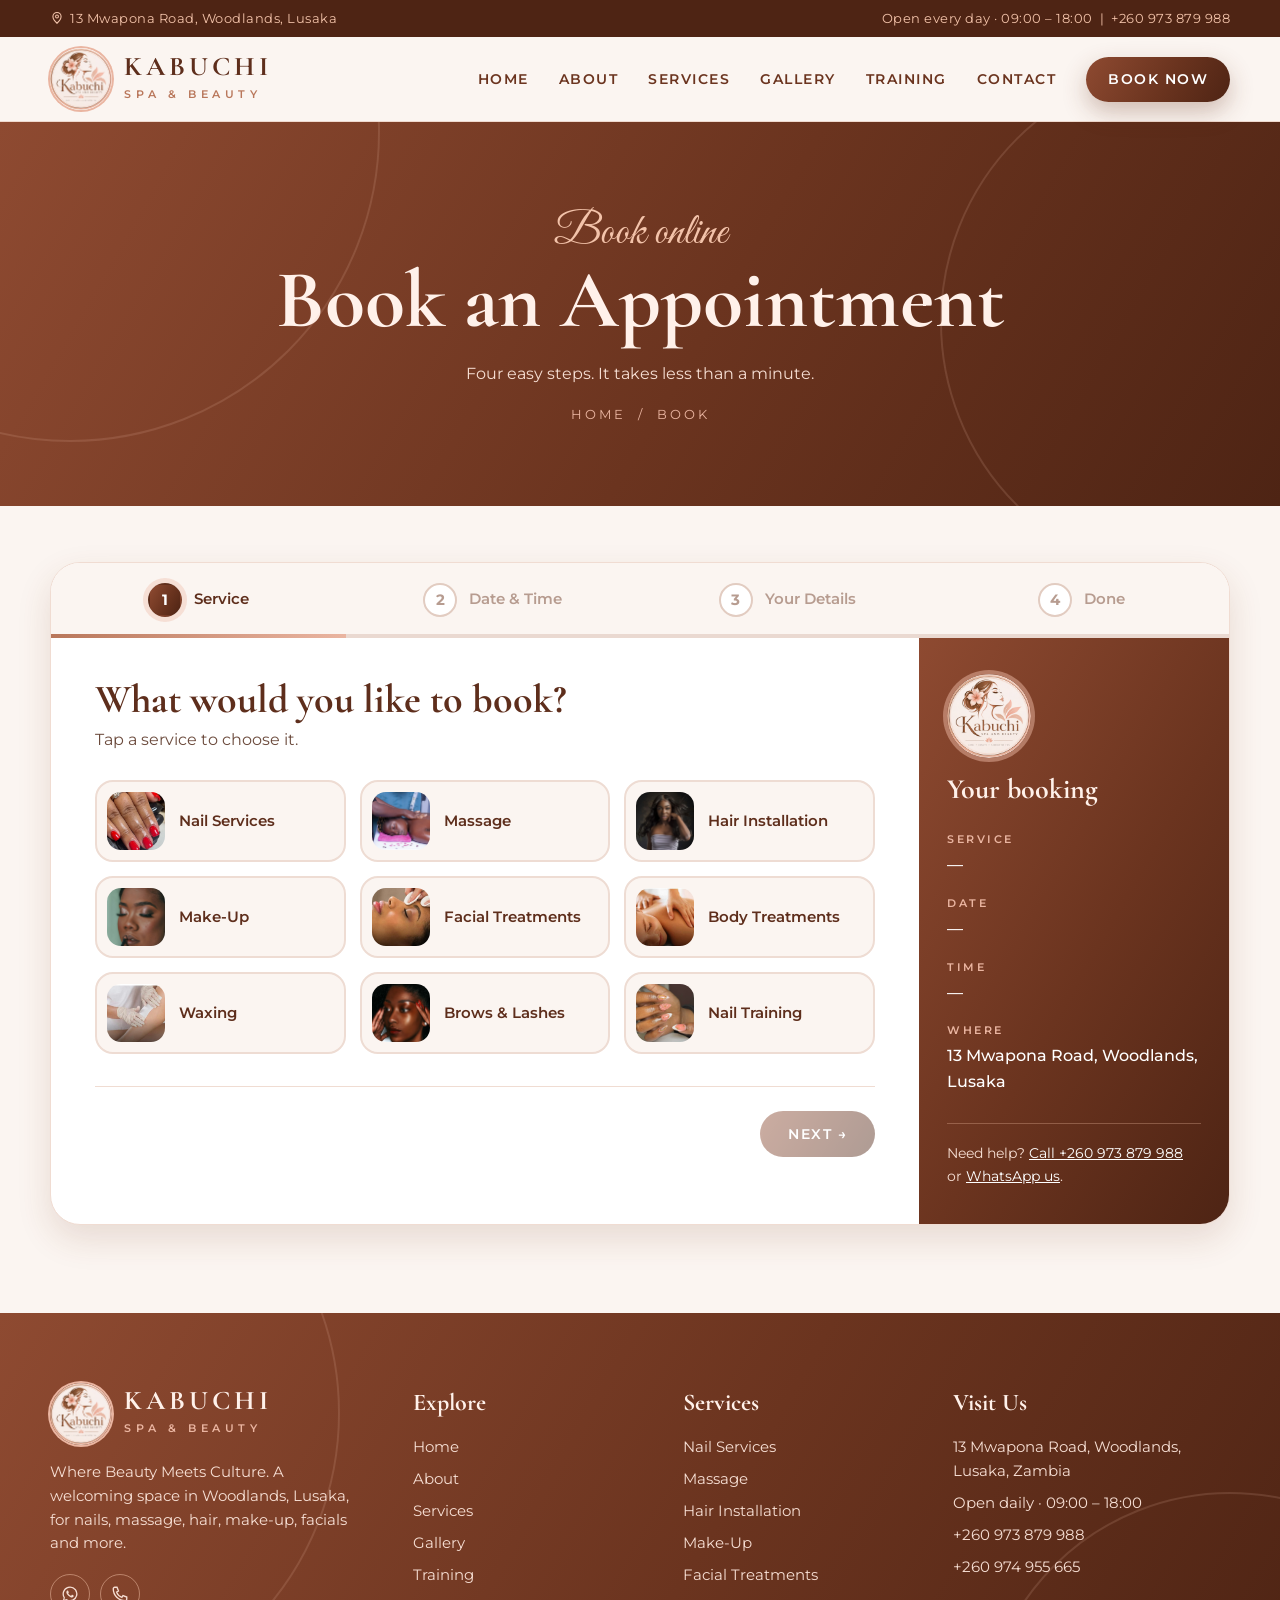
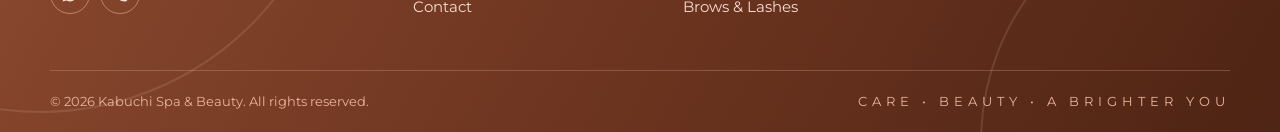
<file: booking.html>
<!doctype html>
<html lang="en">
<head>
<meta charset="utf-8">
<meta name="viewport" content="width=device-width, initial-scale=1">
<title>Book an Appointment | Kabuchi Spa & Beauty, Lusaka</title>
<meta name="description" content="Book your appointment at Kabuchi Spa & Beauty online in 4 easy steps: choose a service, date and time, and get your confirmation by email and WhatsApp.">
<meta property="og:title" content="Book an Appointment | Kabuchi Spa & Beauty, Lusaka">
<meta property="og:description" content="Book your appointment at Kabuchi Spa & Beauty online in 4 easy steps: choose a service, date and time, and get your confirmation by email and WhatsApp.">
<meta property="og:image" content="images/og-cover.jpg">
<meta property="og:type" content="website">
<meta name="theme-color" content="#6B341F">
<link rel="icon" type="image/png" href="images/favicon.png">
<link rel="apple-touch-icon" href="images/apple-touch-icon.png">
<link rel="preconnect" href="https://fonts.googleapis.com">
<link rel="preconnect" href="https://fonts.gstatic.com" crossorigin>
<link href="https://fonts.googleapis.com/css2?family=Cormorant+Garamond:ital,wght@0,600;0,700;1,700&family=Great+Vibes&family=Montserrat:wght@400;500;600;700&display=swap" rel="stylesheet">
<link rel="stylesheet" href="css/style.css">
</head>
<body>
<div class="topbar"><div class="wrap">
  <span><svg width="14" height="14" style="vertical-align:-2px;margin-right:6px" viewBox="0 0 24 24" fill="none" stroke="currentColor" stroke-width="1.8"><path d="M12 21s-7-6.2-7-11.5a7 7 0 0 1 14 0C19 14.8 12 21 12 21z"/><circle cx="12" cy="9.5" r="2.5"/></svg>13 Mwapona Road, Woodlands, Lusaka</span>
  <span class="hide-sm">Open every day · 09:00 – 18:00 &nbsp;|&nbsp; <a href="tel:+260973879988">+260 973 879 988</a></span>
</div></div>
<header class="site-header"><nav class="wrap nav" aria-label="Main">
  <a href="index.html" class="brand"><img src="images/logo.png" alt="Kabuchi Spa &amp; Beauty logo"><div><b>KABUCHI</b><small>SPA &amp; BEAUTY</small></div></a>
  <ul class="menu"><li><a href="index.html">Home</a></li><li><a href="about.html">About</a></li><li><a href="services.html">Services</a></li><li><a href="gallery.html">Gallery</a></li><li><a href="training.html">Training</a></li><li><a href="contact.html">Contact</a></li><li><a class="btn btn-primary" href="booking.html">Book Now</a></li></ul>
  <button class="burger" aria-label="Open menu" aria-expanded="false"><svg viewBox="0 0 24 24" fill="none" stroke="currentColor" stroke-width="2"><path d="M4 7h16M4 12h16M4 17h16"/></svg></button>
</nav></header>
<main>
<section class="page-hero">
  <div class="arc" style="width:620px;height:620px;left:-240px;top:-300px"></div>
  <div class="arc" style="width:520px;height:520px;right:-180px;top:-60px"></div>
  <div class="wrap"><div class="script">Book online</div><h1>Book an Appointment</h1><p>Four easy steps. It takes less than a minute.</p><div class="crumbs"><a href="index.html">Home</a> &nbsp;/&nbsp; Book</div></div>
</section>
<section class="section bk-section"><div class="wrap">
<div id="booking" class="bk">
  <ol class="bk-steps">
    <li data-step="1"><b>1</b><span>Service</span></li>
    <li data-step="2"><b>2</b><span>Date &amp; Time</span></li>
    <li data-step="3"><b>3</b><span>Your Details</span></li>
    <li data-step="4"><b>4</b><span>Done</span></li>
  </ol>

  <div class="bk-body">
  <div class="bk-main">
    <!-- STEP 1 -->
    <div class="bk-panel" data-step="1">
      <h2 class="bk-h">What would you like to book?</h2>
      <p class="bk-sub">Tap a service to choose it.</p>
      <div class="bk-svcs"><button type="button" class="bk-svc" aria-pressed="false" data-service="Nail Services" data-options='["Manicures", "Pedicures", "Gel Nails", "Acrylic Nails", "Nail Art & Designs", "Nail Extensions", "Repairs & Fill-ins"]'><img src="images/svc-nails.jpg" alt="" style="object-position:50% 70%"><span>Nail Services</span><i aria-hidden="true">✓</i></button><button type="button" class="bk-svc" aria-pressed="false" data-service="Massage" data-options='["Full Body Massage", "Back & Neck", "Relaxation Massage", "Stress Relief"]'><img src="images/svc-massage.jpg" alt="" style="object-position:55% 50%"><span>Massage</span><i aria-hidden="true">✓</i></button><button type="button" class="bk-svc" aria-pressed="false" data-service="Hair Installation" data-options='["Wig Installation", "Frontals", "Closures", "Weave Installation", "Styling & Finishing"]'><img src="images/svc-hair.jpg" alt="" style="object-position:50% 15%"><span>Hair Installation</span><i aria-hidden="true">✓</i></button><button type="button" class="bk-svc" aria-pressed="false" data-service="Make-Up" data-options='["Bridal Make-Up", "Glam Make-Up", "Natural Make-Up", "Special Occasions"]'><img src="images/svc-makeup.jpg" alt="" style="object-position:50% 35%"><span>Make-Up</span><i aria-hidden="true">✓</i></button><button type="button" class="bk-svc" aria-pressed="false" data-service="Facial Treatments" data-options='["Facials", "Deep Cleansing", "Skin Care"]'><img src="images/svc-facial.jpg" alt="" style="object-position:40% 50%"><span>Facial Treatments</span><i aria-hidden="true">✓</i></button><button type="button" class="bk-svc" aria-pressed="false" data-service="Body Treatments" data-options='["Body Care", "Relaxation", "Skin Renewal"]'><img src="images/svc-body.jpg" alt="" style="object-position:50% 50%"><span>Body Treatments</span><i aria-hidden="true">✓</i></button><button type="button" class="bk-svc" aria-pressed="false" data-service="Waxing" data-options='["Face", "Arms", "Legs", "Underarms", "Body"]'><img src="images/svc-waxing.jpg" alt="" style="object-position:50% 50%"><span>Waxing</span><i aria-hidden="true">✓</i></button><button type="button" class="bk-svc" aria-pressed="false" data-service="Brows & Lashes" data-options='["Eyebrow Shaping", "Eyelash Installation", "Beauty Consultations"]'><img src="images/svc-lashes.jpg" alt="" style="object-position:50% 25%"><span>Brows & Lashes</span><i aria-hidden="true">✓</i></button><button type="button" class="bk-svc" aria-pressed="false" data-service="Nail Training" data-options='["2-week Nail Technician Course"]'><img src="images/nail-art.jpg" alt="" style="object-position:50% 50%"><span>Nail Training</span><i aria-hidden="true">✓</i></button></div>
      <div id="bk-options"></div>
      <div class="bk-nav"><span></span><button type="button" class="btn btn-primary" id="next-1" disabled>Next →</button></div>
    </div>

    <!-- STEP 2 -->
    <div class="bk-panel" data-step="2" hidden>
      <h2 class="bk-h">When would you like to come?</h2>
      <p class="bk-sub">Pick a day, then a time. We are open every day, 09:00 – 18:00.</p>
      <div class="bk-datebar"><button type="button" class="bk-arrow" id="bk-prev" aria-label="Earlier dates">‹</button><div class="bk-dates" id="bk-dates"></div><button type="button" class="bk-arrow" id="bk-nextd" aria-label="Later dates">›</button></div>
      <div id="bk-slots" class="bk-slots"></div>
      <div class="bk-nav"><button type="button" class="btn btn-outline" data-back>← Back</button><button type="button" class="btn btn-primary" id="next-2" disabled>Next →</button></div>
    </div>

    <!-- STEP 3 -->
    <form class="bk-panel" data-step="3" id="bk-form" hidden novalidate>
      <h2 class="bk-h">Your details</h2>
      <p class="bk-sub">So we can confirm your appointment.</p>
      <div class="fields">
        <div class="full"><label for="bk-name">Full name</label><input id="bk-name" required autocomplete="name" placeholder="e.g. Mary Banda"></div>
        <div><label for="bk-phone">Phone number</label><div class="bk-phone"><span>🇿🇲 +260</span><input id="bk-phone" type="tel" required autocomplete="tel" inputmode="tel" placeholder="97 123 4567"></div></div>
        <div><label for="bk-email">Email <em id="bk-email-note">for your confirmation</em></label><input id="bk-email" type="email" required autocomplete="email" placeholder="you@example.com"></div>
        <div class="full"><label for="bk-notes">Anything we should know? <em>Optional</em></label><textarea id="bk-notes" placeholder="e.g. nail colour, allergies, number of people"></textarea></div>
        <label class="bk-check full"><input type="checkbox" id="bk-wa" checked> <span>Send my confirmation to <b>WhatsApp</b> as well as email <small style="color:#7a8b80">(this phone number must be on WhatsApp)</small></span></label>
        <input id="bk-hp" tabindex="-1" autocomplete="off" style="position:absolute;left:-9999px" aria-hidden="true">
      </div>
      <p class="bk-error" id="bk-error" hidden></p>
      <div class="bk-nav"><button type="button" class="btn btn-outline" data-back>← Back</button><button type="submit" class="btn btn-primary" id="bk-submit"><svg style="display:none" viewBox="0 0 24 24" fill="currentColor"><path d="M12.04 2a9.9 9.9 0 0 0-8.5 15l-1.4 5 5.2-1.4A9.9 9.9 0 1 0 12.04 2zm0 18.1a8.2 8.2 0 0 1-4.2-1.15l-.3-.18-3.1.8.83-3-.2-.3a8.2 8.2 0 1 1 6.97 3.83zm4.5-6.14c-.25-.12-1.46-.72-1.69-.8-.23-.08-.39-.12-.55.12-.16.25-.63.8-.78.97-.14.16-.29.18-.53.06a6.7 6.7 0 0 1-3.32-2.9c-.25-.43.25-.4.72-1.33.08-.16.04-.3-.02-.42l-.75-1.8c-.2-.47-.4-.4-.55-.41h-.47a.9.9 0 0 0-.65.3 2.7 2.7 0 0 0-.85 2.02 4.7 4.7 0 0 0 1 2.5 10.8 10.8 0 0 0 4.13 3.65c1.54.66 2.14.72 2.9.6.47-.07 1.46-.6 1.66-1.17.2-.58.2-1.07.15-1.17-.06-.1-.22-.17-.47-.29z"/></svg>Confirm Booking ✓</button></div>
    </form>

    <!-- STEP 4 -->
    <div class="bk-panel bk-done" data-step="4" hidden>
      <div class="bk-tick">✓</div>
      <h2 class="bk-h" id="bk-done-title">You’re booked!</h2>
      <p id="bk-done-text"></p>
      <div class="bk-recap"><div><small>SERVICE</small><b data-sum="service"></b></div><div><small>DATE</small><b data-sum="date"></b></div><div><small>TIME</small><b data-sum="time"></b></div><div><small>WHERE</small><b>13 Mwapona Road, Woodlands</b></div></div>
      <a class="btn bk-wa" id="bk-wa-btn" href="#" target="_blank" rel="noopener"><svg viewBox="0 0 24 24" fill="currentColor"><path d="M12.04 2a9.9 9.9 0 0 0-8.5 15l-1.4 5 5.2-1.4A9.9 9.9 0 1 0 12.04 2zm0 18.1a8.2 8.2 0 0 1-4.2-1.15l-.3-.18-3.1.8.83-3-.2-.3a8.2 8.2 0 1 1 6.97 3.83zm4.5-6.14c-.25-.12-1.46-.72-1.69-.8-.23-.08-.39-.12-.55.12-.16.25-.63.8-.78.97-.14.16-.29.18-.53.06a6.7 6.7 0 0 1-3.32-2.9c-.25-.43.25-.4.72-1.33.08-.16.04-.3-.02-.42l-.75-1.8c-.2-.47-.4-.4-.55-.41h-.47a.9.9 0 0 0-.65.3 2.7 2.7 0 0 0-.85 2.02 4.7 4.7 0 0 0 1 2.5 10.8 10.8 0 0 0 4.13 3.65c1.54.66 2.14.72 2.9.6.47-.07 1.46-.6 1.66-1.17.2-.58.2-1.07.15-1.17-.06-.1-.22-.17-.47-.29z"/></svg><span>Get confirmation on WhatsApp</span></a>
      <p class="bk-label" style="margin-top:26px;text-align:center">Add to your calendar</p>
      <div class="bk-cal"><a id="cal-google" target="_blank" rel="noopener" href="#">Google Calendar</a><a id="cal-ics" download="kabuchi-appointment.ics" href="#">Apple / Outlook</a></div>
      <button type="button" class="btn btn-outline" id="bk-again" style="margin-top:26px">Book another appointment</button>
    </div>
  </div>

  <aside class="bk-side">
    <img src="images/logo.png" alt="" class="bk-logo">
    <h3>Your booking</h3>
    <dl><dt>Service</dt><dd data-sum="service">—</dd><dt>Date</dt><dd data-sum="date">—</dd><dt>Time</dt><dd data-sum="time">—</dd><dt>Where</dt><dd>13 Mwapona Road, Woodlands, Lusaka</dd></dl>
    <p class="bk-help">Need help? <a href="tel:+260973879988">Call +260 973 879 988</a> or <a href="https://wa.me/260973879988?text=Hello%20Kabuchi%21%20I%20need%20help%20with%20a%20booking." target="_blank" rel="noopener">WhatsApp us</a>.</p>
  </aside>
  </div>
</div>
</div></section>
</main>
<footer>
  <div class="arc" style="width:600px;height:600px;left:-260px;top:-200px"></div>
  <div class="arc" style="width:500px;height:500px;right:-200px;bottom:-260px"></div>
  <div class="wrap foot">
    <div><a href="index.html" class="brand"><img src="images/logo.png" alt=""><div><b>KABUCHI</b><small>SPA &amp; BEAUTY</small></div></a>
      <p>Where Beauty Meets Culture. A welcoming space in Woodlands, Lusaka, for nails, massage, hair, make-up, facials and more.</p>
      <div class="social">
        <a href="https://wa.me/260973879988?text=Hello%20Kabuchi%20Spa%20%26%20Beauty%21" target="_blank" rel="noopener" aria-label="WhatsApp"><svg viewBox="0 0 24 24" fill="currentColor"><path d="M12.04 2a9.9 9.9 0 0 0-8.5 15l-1.4 5 5.2-1.4A9.9 9.9 0 1 0 12.04 2zm0 18.1a8.2 8.2 0 0 1-4.2-1.15l-.3-.18-3.1.8.83-3-.2-.3a8.2 8.2 0 1 1 6.97 3.83zm4.5-6.14c-.25-.12-1.46-.72-1.69-.8-.23-.08-.39-.12-.55.12-.16.25-.63.8-.78.97-.14.16-.29.18-.53.06a6.7 6.7 0 0 1-3.32-2.9c-.25-.43.25-.4.72-1.33.08-.16.04-.3-.02-.42l-.75-1.8c-.2-.47-.4-.4-.55-.41h-.47a.9.9 0 0 0-.65.3 2.7 2.7 0 0 0-.85 2.02 4.7 4.7 0 0 0 1 2.5 10.8 10.8 0 0 0 4.13 3.65c1.54.66 2.14.72 2.9.6.47-.07 1.46-.6 1.66-1.17.2-.58.2-1.07.15-1.17-.06-.1-.22-.17-.47-.29z"/></svg></a>
        <a href="tel:+260973879988" aria-label="Call us"><svg viewBox="0 0 24 24" fill="none" stroke="currentColor" stroke-width="1.8"><path d="M5 3h3l2 5-2.5 1.5a11 11 0 0 0 7 7L16 14l5 2v3a2 2 0 0 1-2 2A16 16 0 0 1 3 5a2 2 0 0 1 2-2z"/></svg></a>
        <!-- Add your social pages here, e.g. <a href="https://www.facebook.com/YOURPAGE" aria-label="Facebook">f</a> -->
      </div>
    </div>
    <div><h4>Explore</h4><ul><li><a href="index.html">Home</a></li><li><a href="about.html">About</a></li><li><a href="services.html">Services</a></li><li><a href="gallery.html">Gallery</a></li><li><a href="training.html">Training</a></li><li><a href="contact.html">Contact</a></li></ul></div>
    <div><h4>Services</h4><ul><li><a href="services.html#nails">Nail Services</a></li><li><a href="services.html#massage">Massage</a></li><li><a href="services.html#hair">Hair Installation</a></li><li><a href="services.html#makeup">Make-Up</a></li><li><a href="services.html#facials">Facial Treatments</a></li><li><a href="services.html#brows">Brows &amp; Lashes</a></li></ul></div>
    <div><h4>Visit Us</h4><ul>
      <li>13 Mwapona Road, Woodlands, Lusaka, Zambia</li>
      <li>Open daily · 09:00 – 18:00</li>
      <li><a href="tel:+260973879988">+260 973 879 988</a></li>
      <li><a href="tel:+260974955665">+260 974 955 665</a></li>
    </ul></div>
  </div>
  <div class="wrap foot-bottom"><span>&copy; <span data-year>2026</span> Kabuchi Spa &amp; Beauty. All rights reserved.</span><span class="tg">CARE • BEAUTY • A BRIGHTER YOU</span></div>
</footer>
<a class="wa-float" href="https://wa.me/260973879988?text=Hello%20Kabuchi%20Spa%20%26%20Beauty%21%20I%20would%20like%20to%20make%20a%20booking." target="_blank" rel="noopener" aria-label="Chat with us on WhatsApp"><svg viewBox="0 0 24 24" fill="currentColor"><path d="M12.04 2a9.9 9.9 0 0 0-8.5 15l-1.4 5 5.2-1.4A9.9 9.9 0 1 0 12.04 2zm0 18.1a8.2 8.2 0 0 1-4.2-1.15l-.3-.18-3.1.8.83-3-.2-.3a8.2 8.2 0 1 1 6.97 3.83zm4.5-6.14c-.25-.12-1.46-.72-1.69-.8-.23-.08-.39-.12-.55.12-.16.25-.63.8-.78.97-.14.16-.29.18-.53.06a6.7 6.7 0 0 1-3.32-2.9c-.25-.43.25-.4.72-1.33.08-.16.04-.3-.02-.42l-.75-1.8c-.2-.47-.4-.4-.55-.41h-.47a.9.9 0 0 0-.65.3 2.7 2.7 0 0 0-.85 2.02 4.7 4.7 0 0 0 1 2.5 10.8 10.8 0 0 0 4.13 3.65c1.54.66 2.14.72 2.9.6.47-.07 1.46-.6 1.66-1.17.2-.58.2-1.07.15-1.17-.06-.1-.22-.17-.47-.29z"/></svg></a>
<script src="js/booking-config.js"></script><script src="js/booking.js"></script><script src="js/main.js"></script>
</body>
</html>
</file>
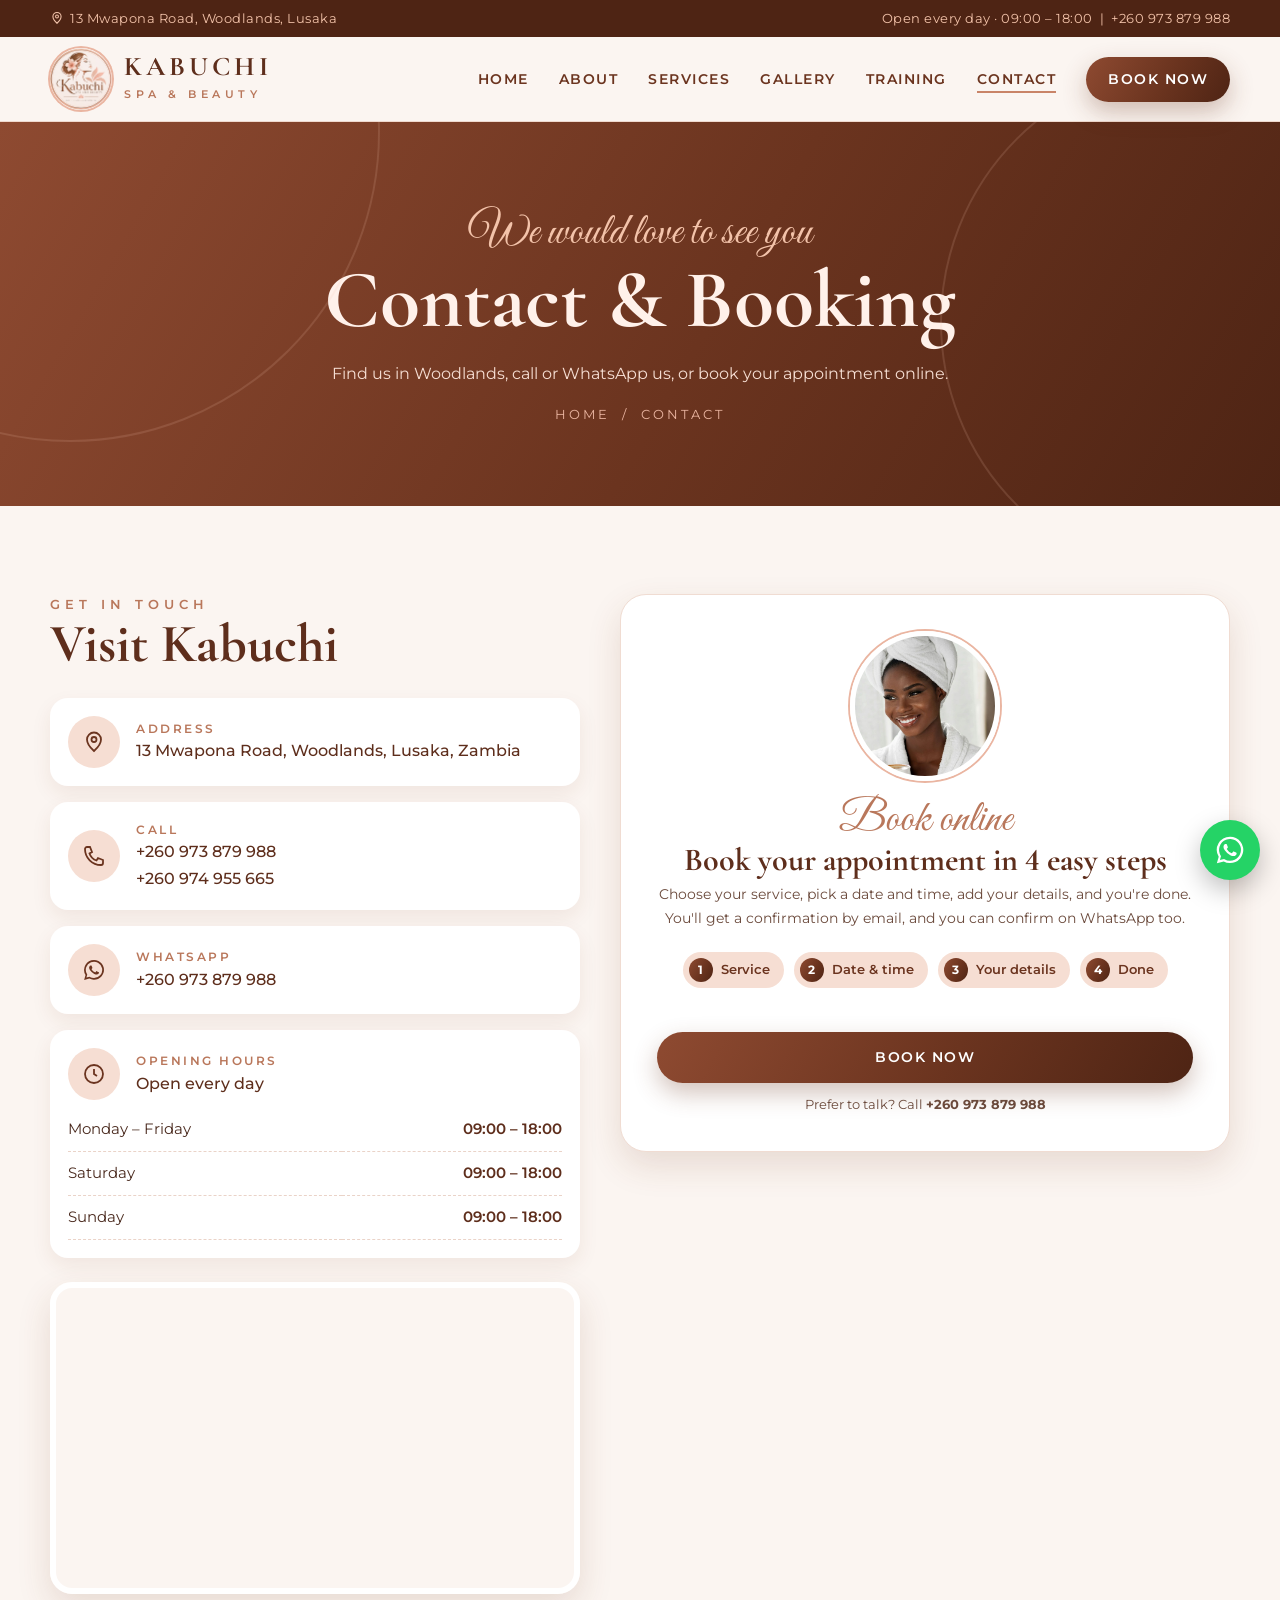
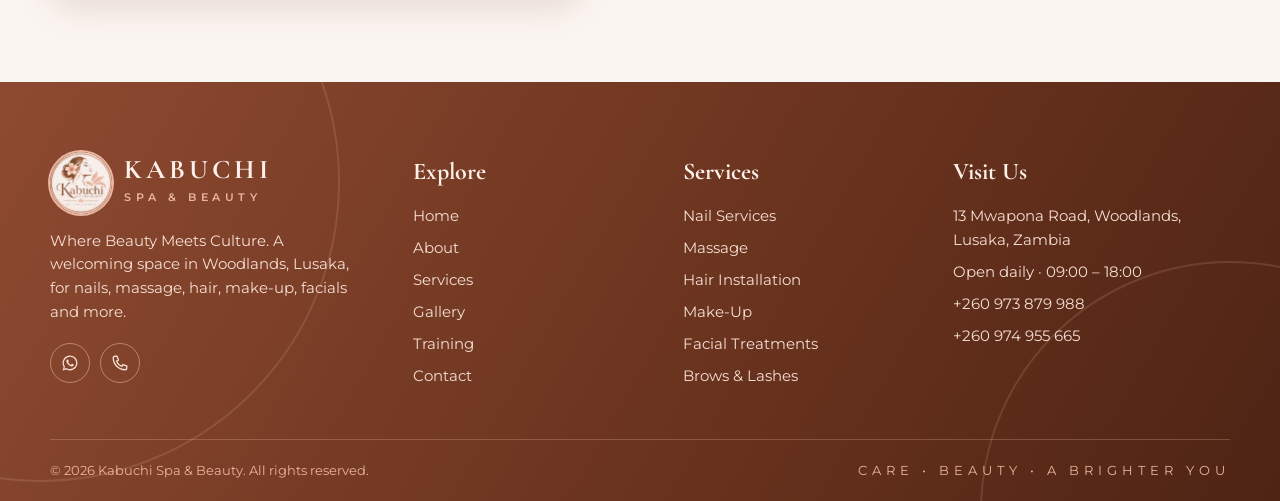
<file: contact.html>
<!doctype html>
<html lang="en">
<head>
<meta charset="utf-8">
<meta name="viewport" content="width=device-width, initial-scale=1">
<title>Contact & Booking | Kabuchi Spa & Beauty, Lusaka</title>
<meta name="description" content="Book an appointment at Kabuchi Spa & Beauty, 13 Mwapona Road, Woodlands, Lusaka. Call or WhatsApp +260 973 879 988. Open daily 09:00 to 18:00.">
<meta property="og:title" content="Contact & Booking | Kabuchi Spa & Beauty, Lusaka">
<meta property="og:description" content="Book an appointment at Kabuchi Spa & Beauty, 13 Mwapona Road, Woodlands, Lusaka. Call or WhatsApp +260 973 879 988. Open daily 09:00 to 18:00.">
<meta property="og:image" content="images/og-cover.jpg">
<meta property="og:type" content="website">
<meta name="theme-color" content="#6B341F">
<link rel="icon" type="image/png" href="images/favicon.png">
<link rel="apple-touch-icon" href="images/apple-touch-icon.png">
<link rel="preconnect" href="https://fonts.googleapis.com">
<link rel="preconnect" href="https://fonts.gstatic.com" crossorigin>
<link href="https://fonts.googleapis.com/css2?family=Cormorant+Garamond:ital,wght@0,600;0,700;1,700&family=Great+Vibes&family=Montserrat:wght@400;500;600;700&display=swap" rel="stylesheet">
<link rel="stylesheet" href="css/style.css">
</head>
<body>
<div class="topbar"><div class="wrap">
  <span><svg width="14" height="14" style="vertical-align:-2px;margin-right:6px" viewBox="0 0 24 24" fill="none" stroke="currentColor" stroke-width="1.8"><path d="M12 21s-7-6.2-7-11.5a7 7 0 0 1 14 0C19 14.8 12 21 12 21z"/><circle cx="12" cy="9.5" r="2.5"/></svg>13 Mwapona Road, Woodlands, Lusaka</span>
  <span class="hide-sm">Open every day · 09:00 – 18:00 &nbsp;|&nbsp; <a href="tel:+260973879988">+260 973 879 988</a></span>
</div></div>
<header class="site-header"><nav class="wrap nav" aria-label="Main">
  <a href="index.html" class="brand"><img src="images/logo.png" alt="Kabuchi Spa &amp; Beauty logo"><div><b>KABUCHI</b><small>SPA &amp; BEAUTY</small></div></a>
  <ul class="menu"><li><a href="index.html">Home</a></li><li><a href="about.html">About</a></li><li><a href="services.html">Services</a></li><li><a href="gallery.html">Gallery</a></li><li><a href="training.html">Training</a></li><li><a href="contact.html">Contact</a></li><li><a class="btn btn-primary" href="booking.html">Book Now</a></li></ul>
  <button class="burger" aria-label="Open menu" aria-expanded="false"><svg viewBox="0 0 24 24" fill="none" stroke="currentColor" stroke-width="2"><path d="M4 7h16M4 12h16M4 17h16"/></svg></button>
</nav></header>
<main>
<section class="page-hero">
  <div class="arc" style="width:620px;height:620px;left:-240px;top:-300px"></div>
  <div class="arc" style="width:520px;height:520px;right:-180px;top:-60px"></div>
  <div class="wrap"><div class="script">We would love to see you</div><h1>Contact &amp; Booking</h1><p>Find us in Woodlands, call or WhatsApp us, or book your appointment online.</p><div class="crumbs"><a href="index.html">Home</a> &nbsp;/&nbsp; Contact</div></div>
</section>
<section class="section"><div class="wrap contact-grid">
  <div class="reveal">
    <div class="eyebrow">Get in touch</div>
    <h2>Visit Kabuchi</h2>
    <div class="info-list">
      <div class="row"><div class="ico"><svg viewBox="0 0 24 24" fill="none" stroke="currentColor" stroke-width="1.8"><path d="M12 21s-7-6.2-7-11.5a7 7 0 0 1 14 0C19 14.8 12 21 12 21z"/><circle cx="12" cy="9.5" r="2.5"/></svg></div><div><b>Address</b><span>13 Mwapona Road, Woodlands, Lusaka, Zambia</span></div></div>
      <div class="row"><div class="ico"><svg viewBox="0 0 24 24" fill="none" stroke="currentColor" stroke-width="1.8"><path d="M5 3h3l2 5-2.5 1.5a11 11 0 0 0 7 7L16 14l5 2v3a2 2 0 0 1-2 2A16 16 0 0 1 3 5a2 2 0 0 1 2-2z"/></svg></div><div><b>Call</b><a href="tel:+260973879988">+260 973 879 988</a><br><a href="tel:+260974955665">+260 974 955 665</a></div></div>
      <div class="row"><div class="ico"><svg viewBox="0 0 24 24" fill="currentColor"><path d="M12.04 2a9.9 9.9 0 0 0-8.5 15l-1.4 5 5.2-1.4A9.9 9.9 0 1 0 12.04 2zm0 18.1a8.2 8.2 0 0 1-4.2-1.15l-.3-.18-3.1.8.83-3-.2-.3a8.2 8.2 0 1 1 6.97 3.83zm4.5-6.14c-.25-.12-1.46-.72-1.69-.8-.23-.08-.39-.12-.55.12-.16.25-.63.8-.78.97-.14.16-.29.18-.53.06a6.7 6.7 0 0 1-3.32-2.9c-.25-.43.25-.4.72-1.33.08-.16.04-.3-.02-.42l-.75-1.8c-.2-.47-.4-.4-.55-.41h-.47a.9.9 0 0 0-.65.3 2.7 2.7 0 0 0-.85 2.02 4.7 4.7 0 0 0 1 2.5 10.8 10.8 0 0 0 4.13 3.65c1.54.66 2.14.72 2.9.6.47-.07 1.46-.6 1.66-1.17.2-.58.2-1.07.15-1.17-.06-.1-.22-.17-.47-.29z"/></svg></div><div><b>WhatsApp</b><a href="https://wa.me/260973879988?text=Hello%20Kabuchi%20Spa%20%26%20Beauty%21" target="_blank" rel="noopener">+260 973 879 988</a></div></div>
      <div class="row" style="display:block"><div style="display:flex;gap:16px;align-items:center"><div class="ico"><svg viewBox="0 0 24 24" fill="none" stroke="currentColor" stroke-width="1.8"><circle cx="12" cy="12" r="9"/><path d="M12 7v5l3 2"/></svg></div><div><b>Opening Hours</b><span>Open every day</span></div></div>
        <table class="hours"><tr><td>Monday – Friday</td><td>09:00 – 18:00</td></tr><tr><td>Saturday</td><td>09:00 – 18:00</td></tr><tr><td>Sunday</td><td>09:00 – 18:00</td></tr></table></div>
    </div>
    <div class="map"><iframe title="Map to Kabuchi Spa &amp; Beauty" loading="lazy" referrerpolicy="no-referrer-when-downgrade" src="https://www.google.com/maps?q=13+Mwapona+Road,+Woodlands,+Lusaka,+Zambia&output=embed"></iframe></div>
  </div>
  <div class="form reveal" style="text-align:center">
    <img src="images/hero-2.jpg" alt="" style="width:150px;height:150px;border-radius:50%;object-fit:cover;object-position:40% 20%;margin:0 auto 18px;border:5px solid #fff;box-shadow:0 0 0 2px #EAB5A1">
    <div class="script">Book online</div>
    <h3>Book your appointment in 4 easy steps</h3>
    <p class="small">Choose your service, pick a date and time, add your details, and you're done. You'll get a confirmation by email, and you can confirm on WhatsApp too.</p>
    <ol class="mini-steps"><li><b>1</b>Service</li><li><b>2</b>Date &amp; time</li><li><b>3</b>Your details</li><li><b>4</b>Done</li></ol>
    <a class="btn btn-primary" href="booking.html">Book Now</a>
    <p class="note">Prefer to talk? Call <a href="tel:+260973879988"><b>+260 973 879 988</b></a></p>
  </div>
</div></section>
</main>
<footer>
  <div class="arc" style="width:600px;height:600px;left:-260px;top:-200px"></div>
  <div class="arc" style="width:500px;height:500px;right:-200px;bottom:-260px"></div>
  <div class="wrap foot">
    <div><a href="index.html" class="brand"><img src="images/logo.png" alt=""><div><b>KABUCHI</b><small>SPA &amp; BEAUTY</small></div></a>
      <p>Where Beauty Meets Culture. A welcoming space in Woodlands, Lusaka, for nails, massage, hair, make-up, facials and more.</p>
      <div class="social">
        <a href="https://wa.me/260973879988?text=Hello%20Kabuchi%20Spa%20%26%20Beauty%21" target="_blank" rel="noopener" aria-label="WhatsApp"><svg viewBox="0 0 24 24" fill="currentColor"><path d="M12.04 2a9.9 9.9 0 0 0-8.5 15l-1.4 5 5.2-1.4A9.9 9.9 0 1 0 12.04 2zm0 18.1a8.2 8.2 0 0 1-4.2-1.15l-.3-.18-3.1.8.83-3-.2-.3a8.2 8.2 0 1 1 6.97 3.83zm4.5-6.14c-.25-.12-1.46-.72-1.69-.8-.23-.08-.39-.12-.55.12-.16.25-.63.8-.78.97-.14.16-.29.18-.53.06a6.7 6.7 0 0 1-3.32-2.9c-.25-.43.25-.4.72-1.33.08-.16.04-.3-.02-.42l-.75-1.8c-.2-.47-.4-.4-.55-.41h-.47a.9.9 0 0 0-.65.3 2.7 2.7 0 0 0-.85 2.02 4.7 4.7 0 0 0 1 2.5 10.8 10.8 0 0 0 4.13 3.65c1.54.66 2.14.72 2.9.6.47-.07 1.46-.6 1.66-1.17.2-.58.2-1.07.15-1.17-.06-.1-.22-.17-.47-.29z"/></svg></a>
        <a href="tel:+260973879988" aria-label="Call us"><svg viewBox="0 0 24 24" fill="none" stroke="currentColor" stroke-width="1.8"><path d="M5 3h3l2 5-2.5 1.5a11 11 0 0 0 7 7L16 14l5 2v3a2 2 0 0 1-2 2A16 16 0 0 1 3 5a2 2 0 0 1 2-2z"/></svg></a>
        <!-- Add your social pages here, e.g. <a href="https://www.facebook.com/YOURPAGE" aria-label="Facebook">f</a> -->
      </div>
    </div>
    <div><h4>Explore</h4><ul><li><a href="index.html">Home</a></li><li><a href="about.html">About</a></li><li><a href="services.html">Services</a></li><li><a href="gallery.html">Gallery</a></li><li><a href="training.html">Training</a></li><li><a href="contact.html">Contact</a></li></ul></div>
    <div><h4>Services</h4><ul><li><a href="services.html#nails">Nail Services</a></li><li><a href="services.html#massage">Massage</a></li><li><a href="services.html#hair">Hair Installation</a></li><li><a href="services.html#makeup">Make-Up</a></li><li><a href="services.html#facials">Facial Treatments</a></li><li><a href="services.html#brows">Brows &amp; Lashes</a></li></ul></div>
    <div><h4>Visit Us</h4><ul>
      <li>13 Mwapona Road, Woodlands, Lusaka, Zambia</li>
      <li>Open daily · 09:00 – 18:00</li>
      <li><a href="tel:+260973879988">+260 973 879 988</a></li>
      <li><a href="tel:+260974955665">+260 974 955 665</a></li>
    </ul></div>
  </div>
  <div class="wrap foot-bottom"><span>&copy; <span data-year>2026</span> Kabuchi Spa &amp; Beauty. All rights reserved.</span><span class="tg">CARE • BEAUTY • A BRIGHTER YOU</span></div>
</footer>
<a class="wa-float" href="https://wa.me/260973879988?text=Hello%20Kabuchi%20Spa%20%26%20Beauty%21%20I%20would%20like%20to%20make%20a%20booking." target="_blank" rel="noopener" aria-label="Chat with us on WhatsApp"><svg viewBox="0 0 24 24" fill="currentColor"><path d="M12.04 2a9.9 9.9 0 0 0-8.5 15l-1.4 5 5.2-1.4A9.9 9.9 0 1 0 12.04 2zm0 18.1a8.2 8.2 0 0 1-4.2-1.15l-.3-.18-3.1.8.83-3-.2-.3a8.2 8.2 0 1 1 6.97 3.83zm4.5-6.14c-.25-.12-1.46-.72-1.69-.8-.23-.08-.39-.12-.55.12-.16.25-.63.8-.78.97-.14.16-.29.18-.53.06a6.7 6.7 0 0 1-3.32-2.9c-.25-.43.25-.4.72-1.33.08-.16.04-.3-.02-.42l-.75-1.8c-.2-.47-.4-.4-.55-.41h-.47a.9.9 0 0 0-.65.3 2.7 2.7 0 0 0-.85 2.02 4.7 4.7 0 0 0 1 2.5 10.8 10.8 0 0 0 4.13 3.65c1.54.66 2.14.72 2.9.6.47-.07 1.46-.6 1.66-1.17.2-.58.2-1.07.15-1.17-.06-.1-.22-.17-.47-.29z"/></svg></a>
<script src="js/main.js"></script>
</body>
</html>
</file>
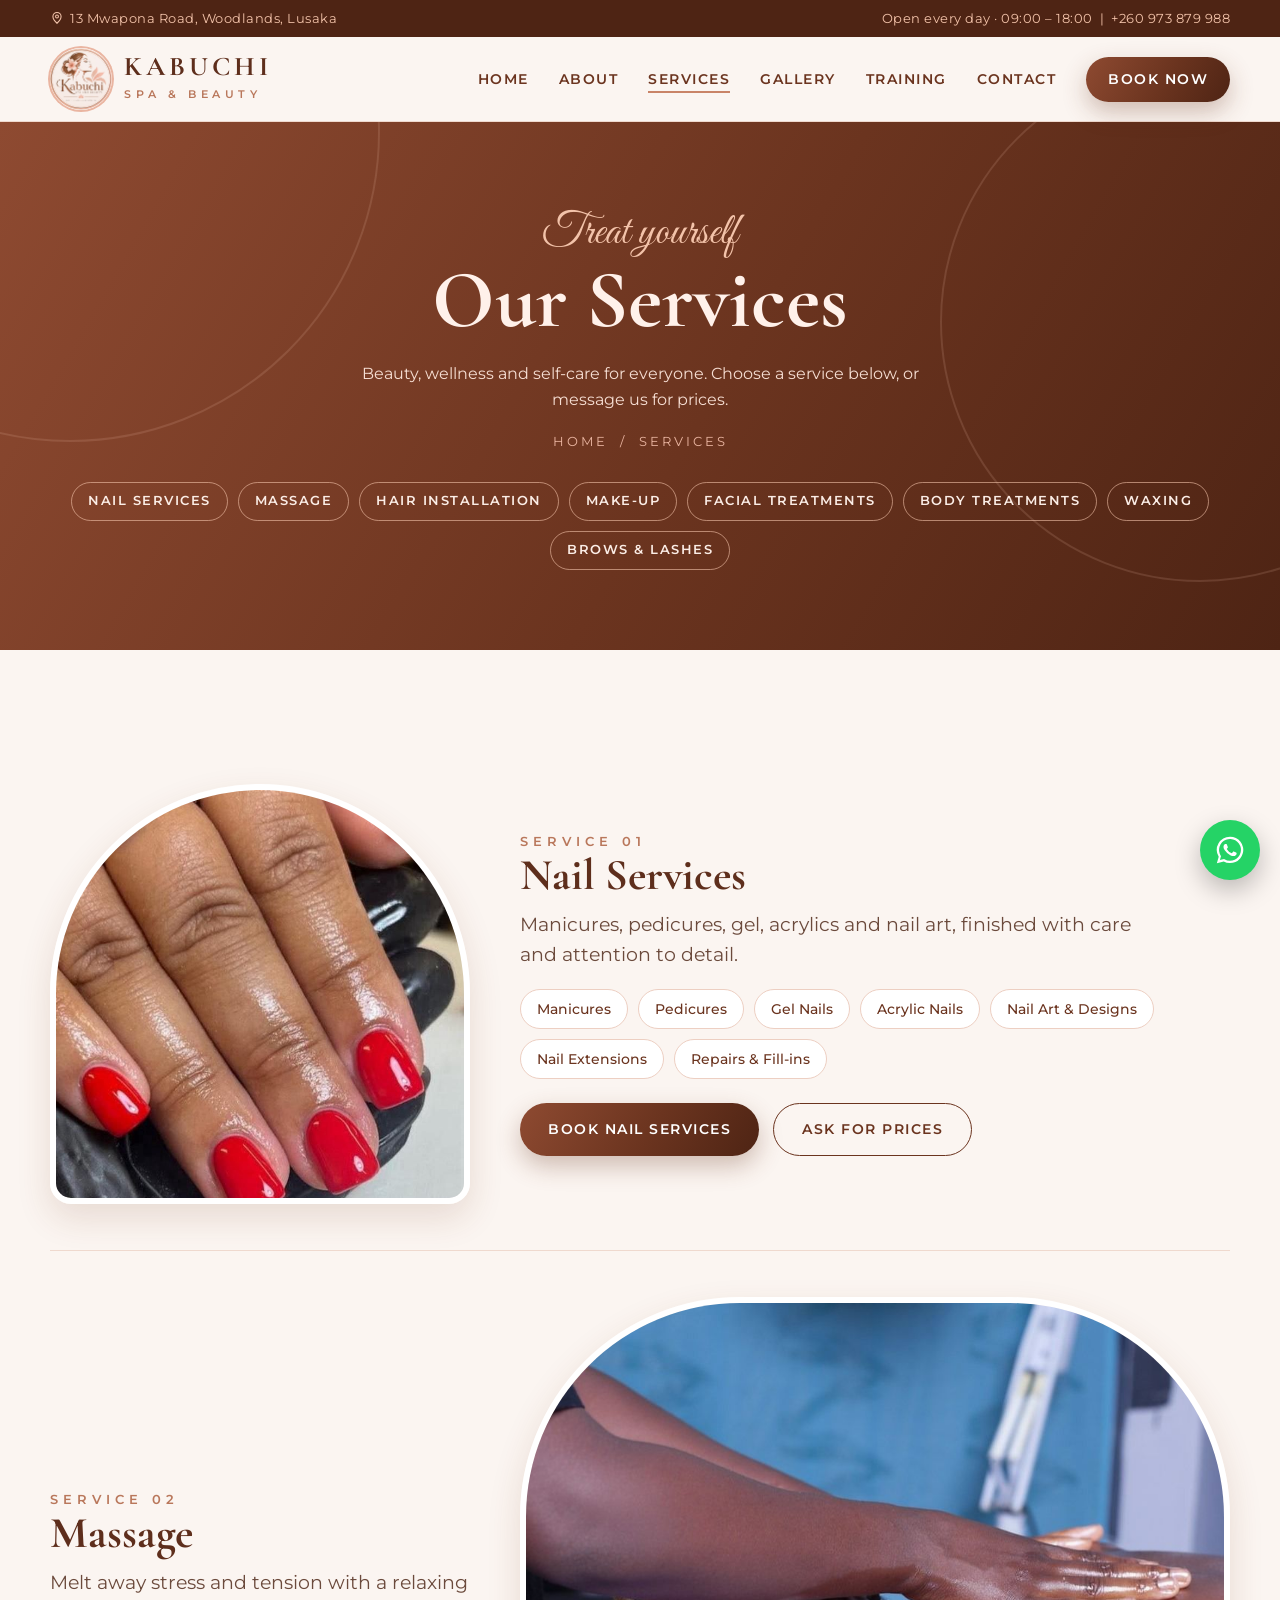
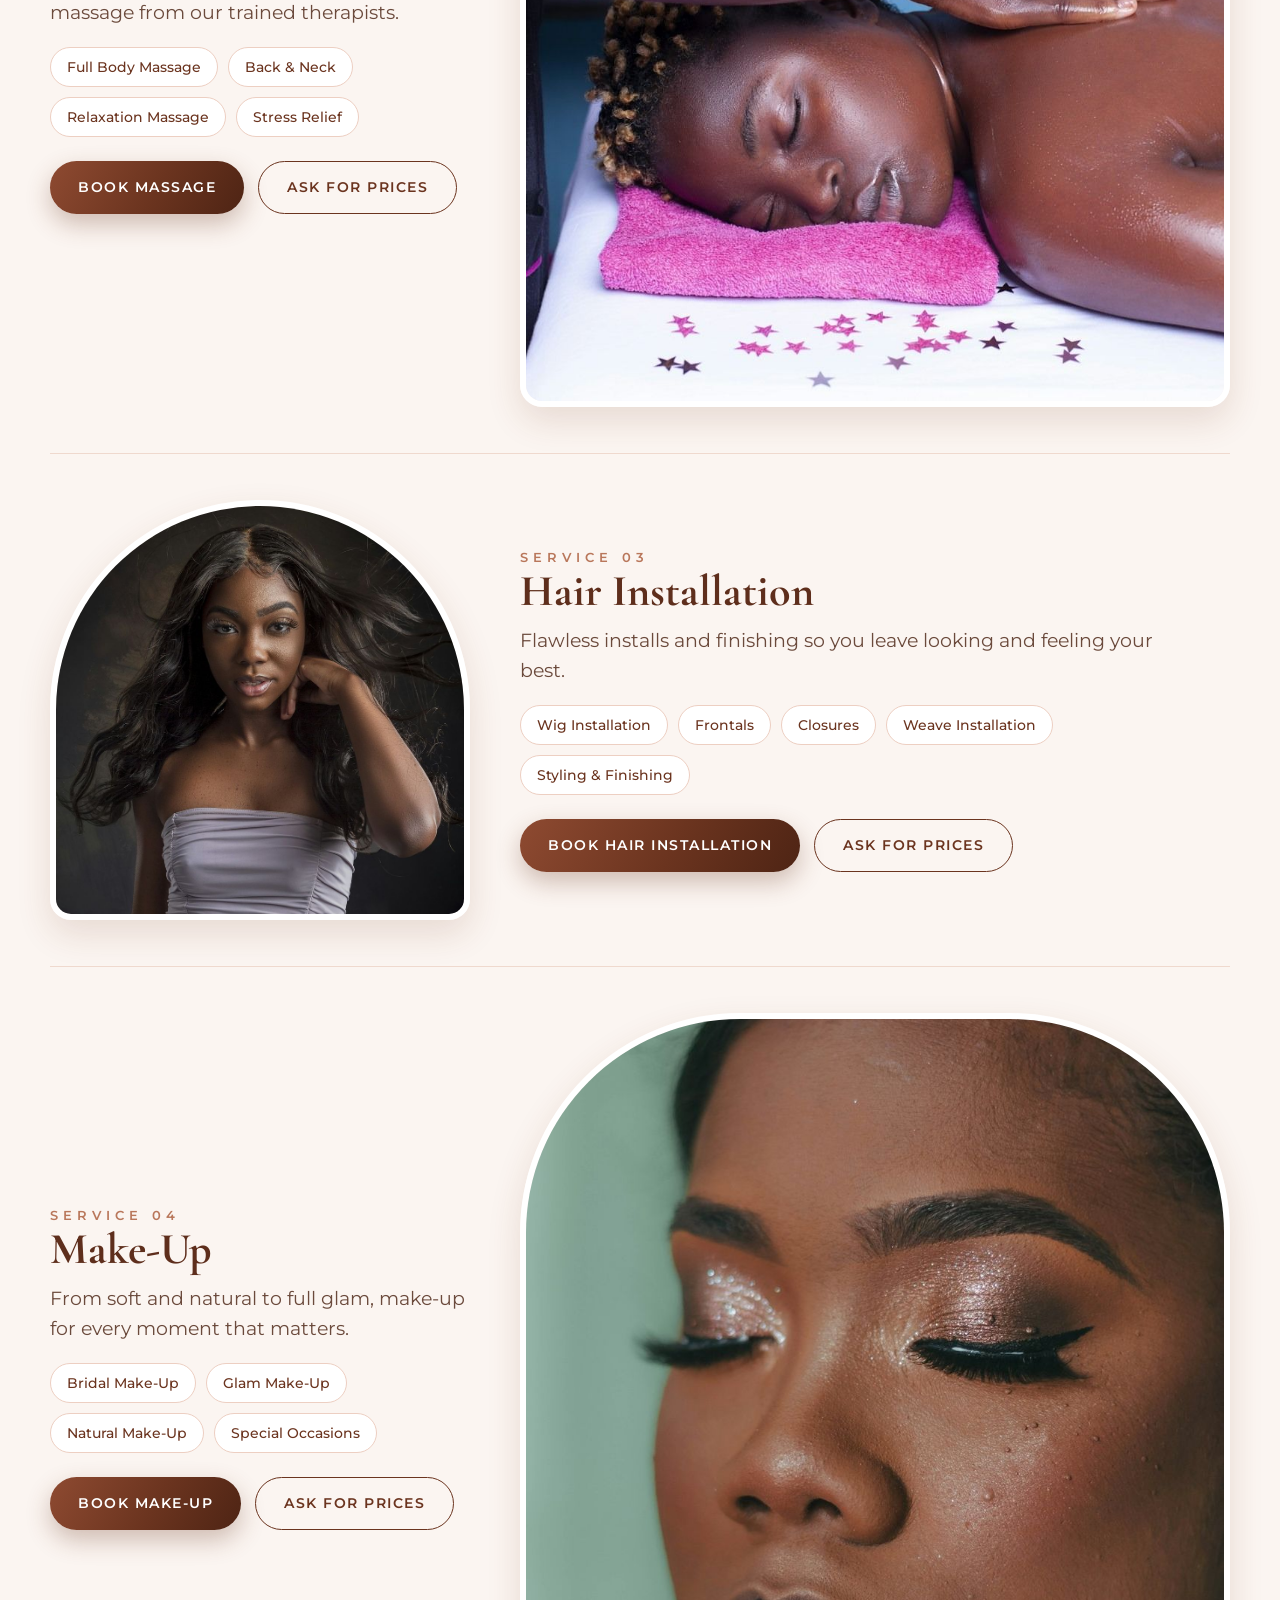
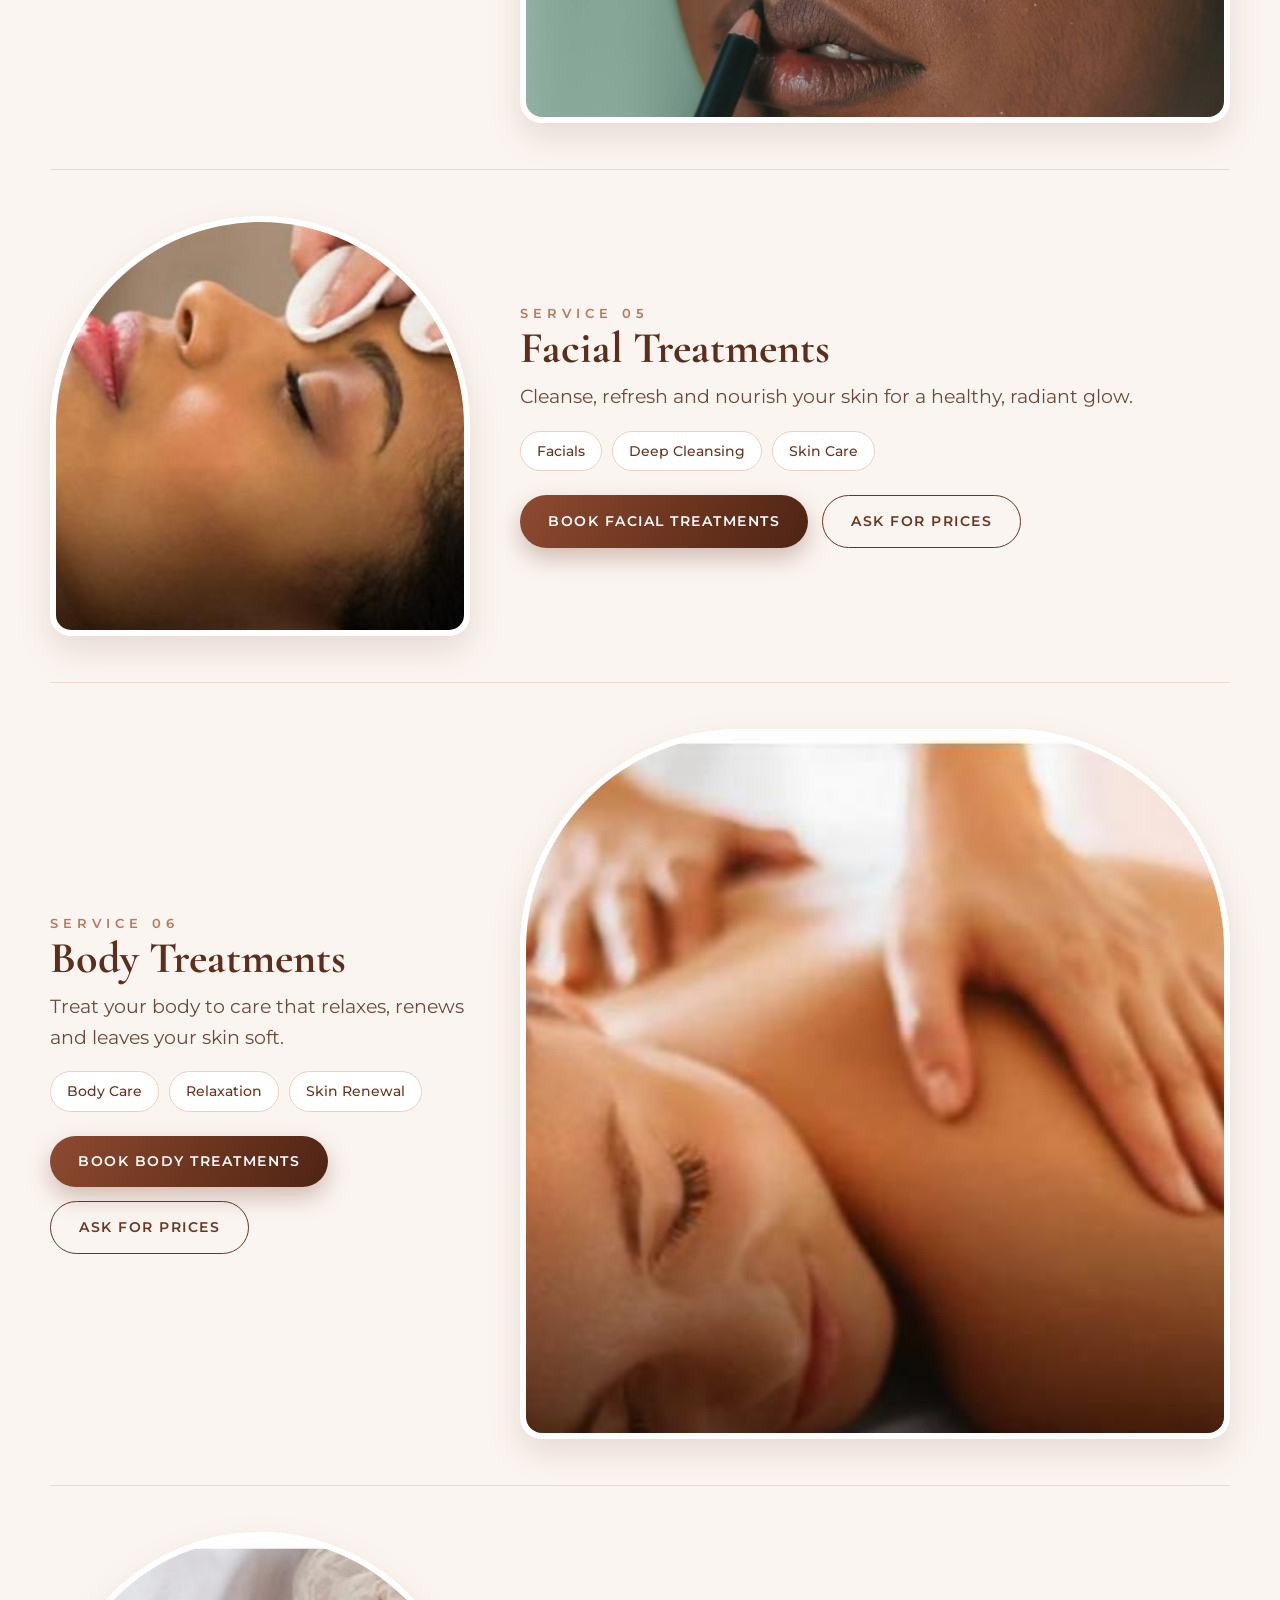
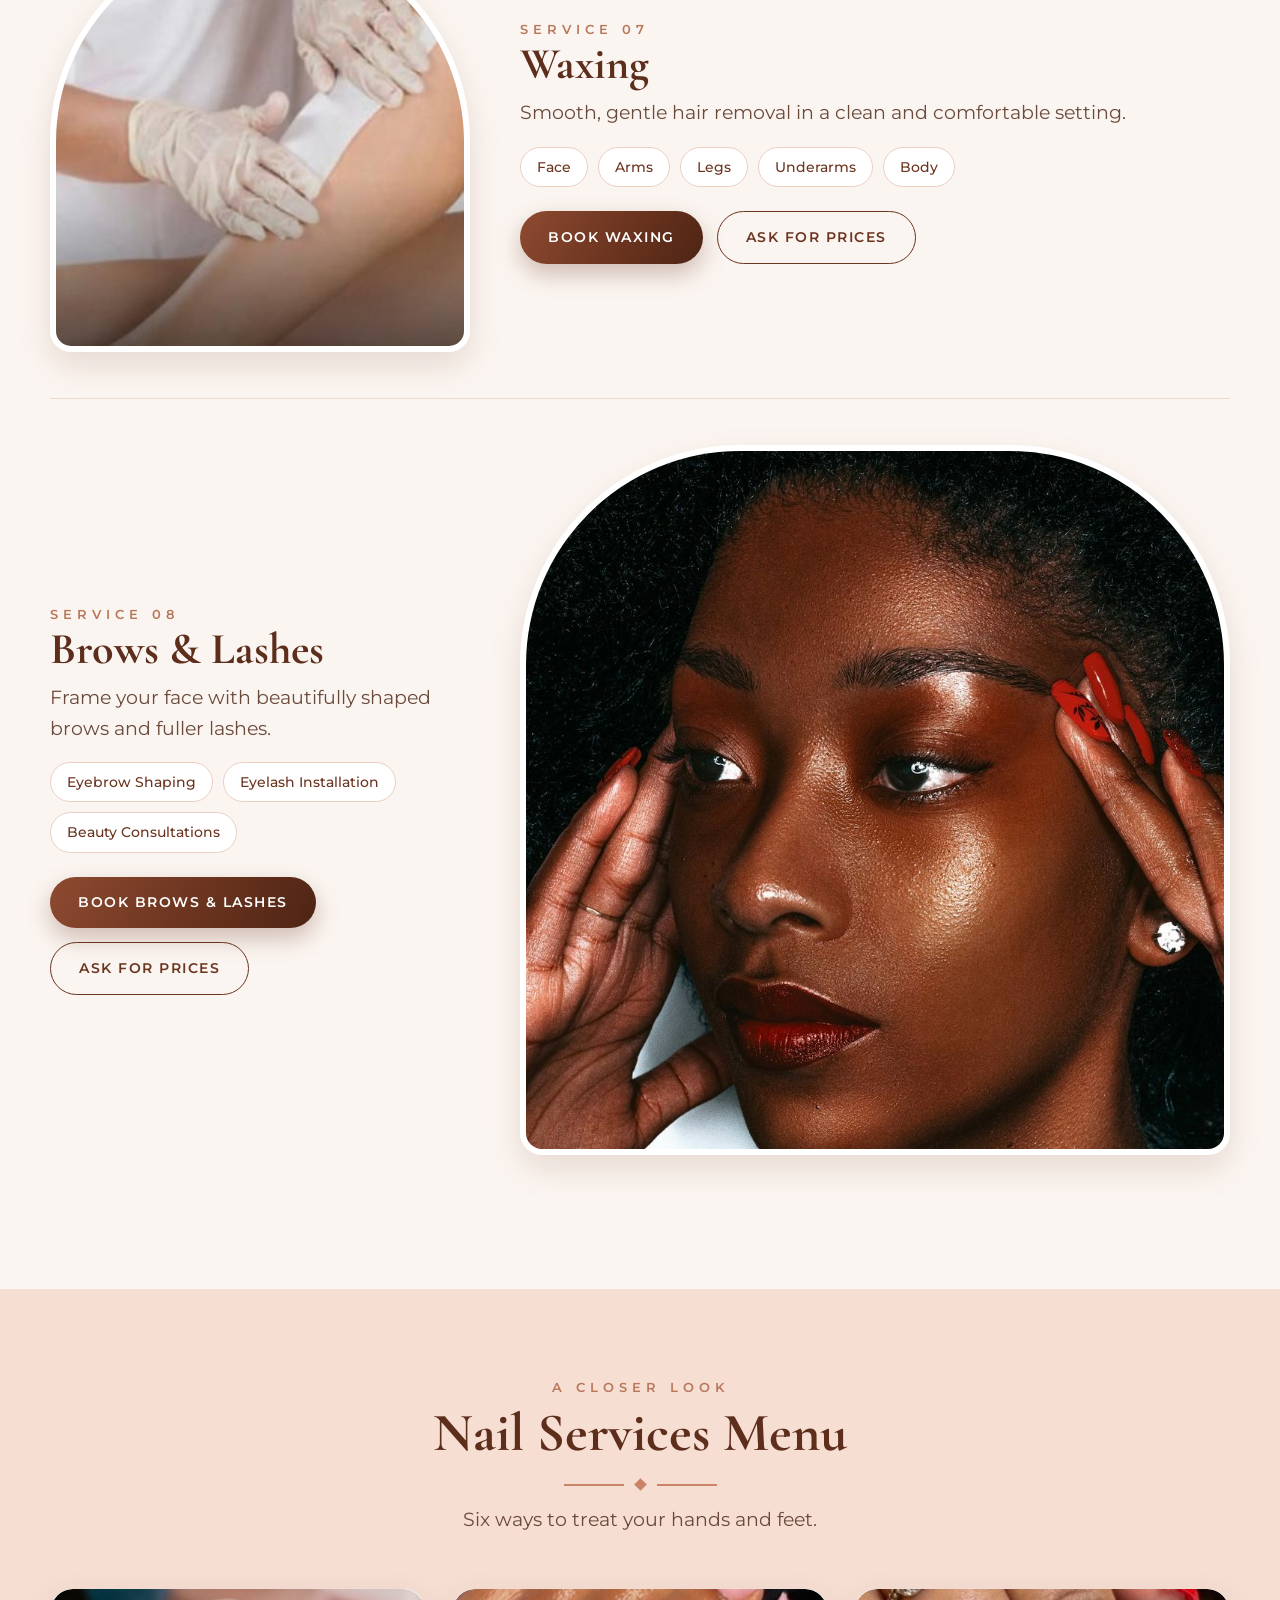
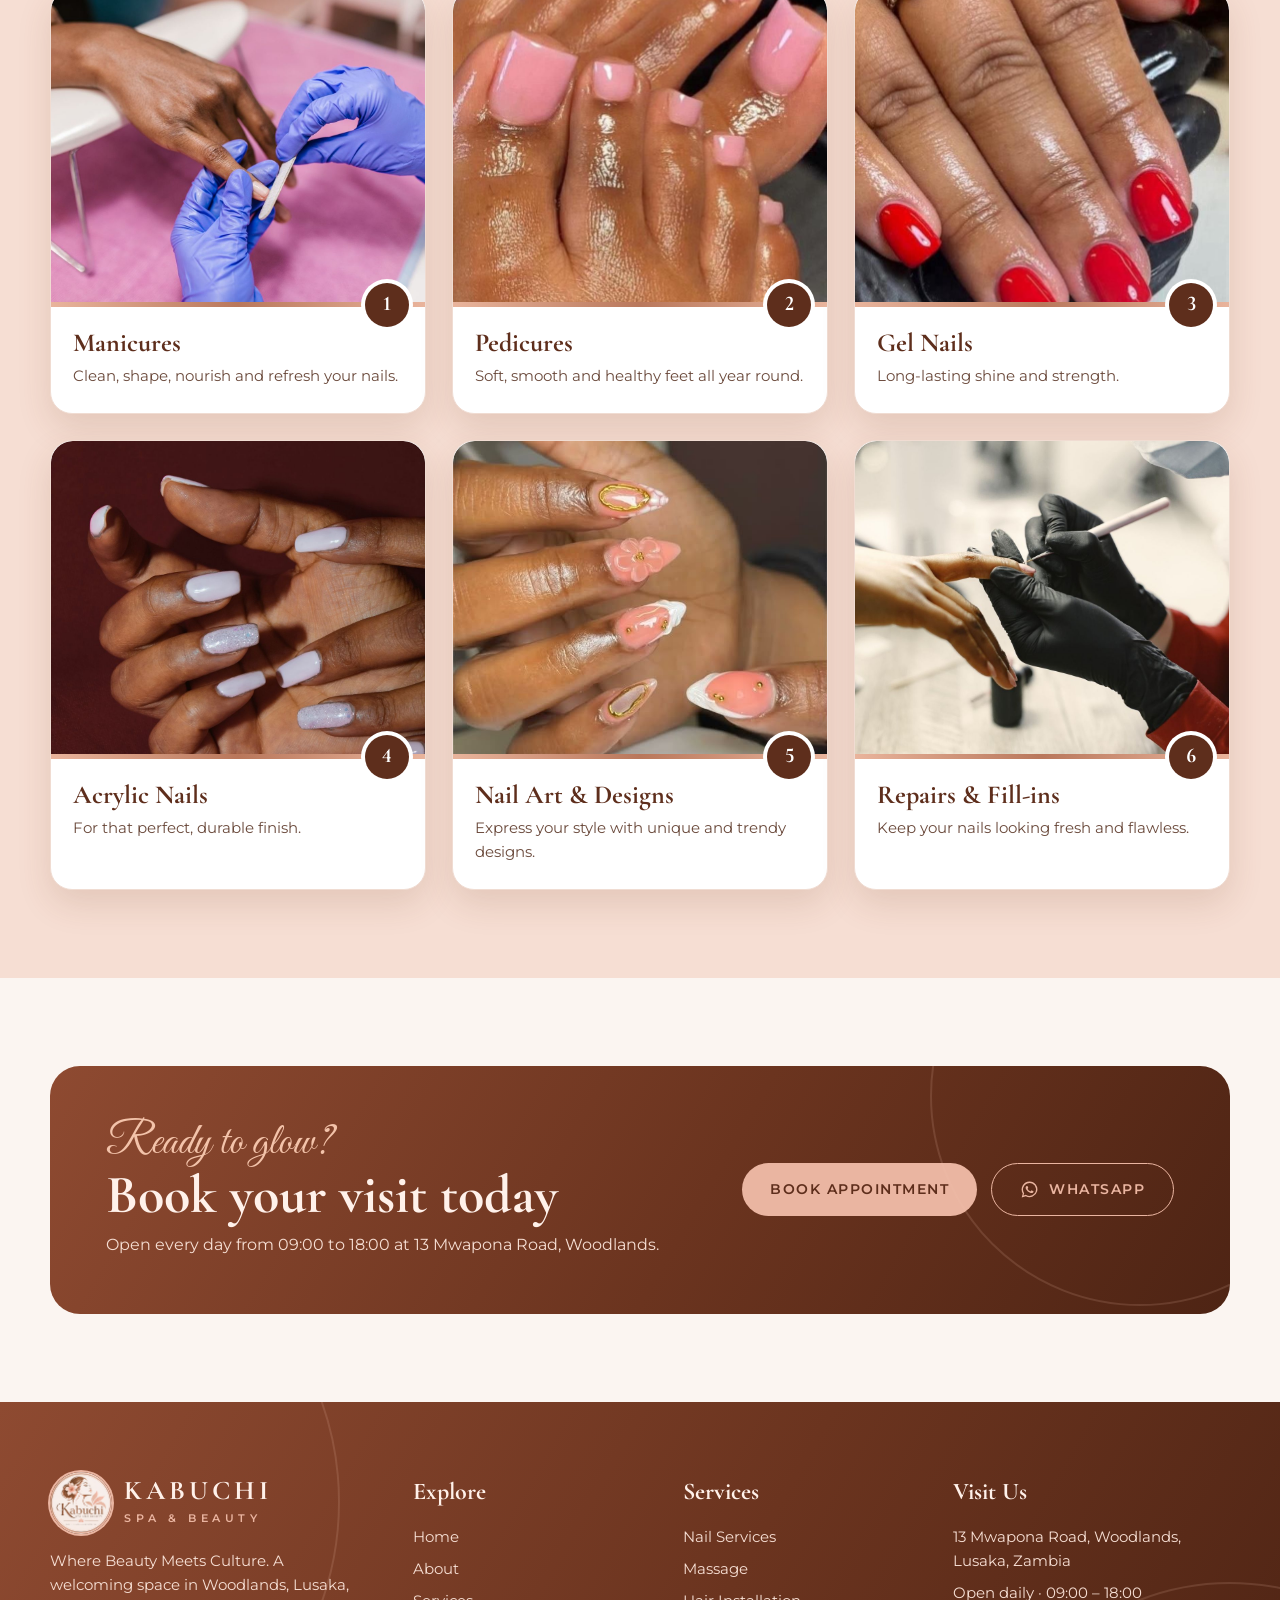
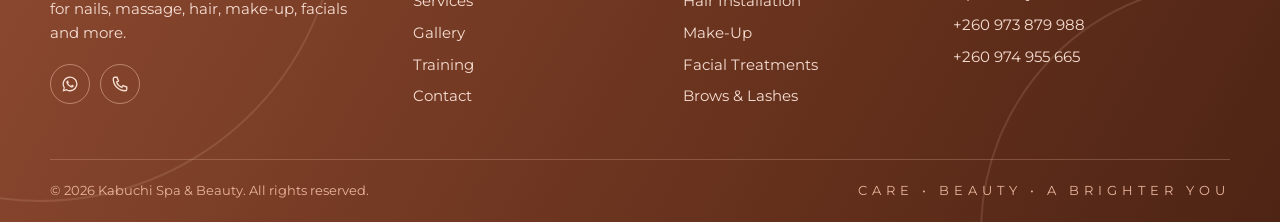
<file: services.html>
<!doctype html>
<html lang="en">
<head>
<meta charset="utf-8">
<meta name="viewport" content="width=device-width, initial-scale=1">
<title>Services | Kabuchi Spa & Beauty, Lusaka</title>
<meta name="description" content="Nail services, massage, hair installation, make-up, facials, body treatments, waxing, brows and lashes at Kabuchi Spa & Beauty, Woodlands, Lusaka.">
<meta property="og:title" content="Services | Kabuchi Spa & Beauty, Lusaka">
<meta property="og:description" content="Nail services, massage, hair installation, make-up, facials, body treatments, waxing, brows and lashes at Kabuchi Spa & Beauty, Woodlands, Lusaka.">
<meta property="og:image" content="images/og-cover.jpg">
<meta property="og:type" content="website">
<meta name="theme-color" content="#6B341F">
<link rel="icon" type="image/png" href="images/favicon.png">
<link rel="apple-touch-icon" href="images/apple-touch-icon.png">
<link rel="preconnect" href="https://fonts.googleapis.com">
<link rel="preconnect" href="https://fonts.gstatic.com" crossorigin>
<link href="https://fonts.googleapis.com/css2?family=Cormorant+Garamond:ital,wght@0,600;0,700;1,700&family=Great+Vibes&family=Montserrat:wght@400;500;600;700&display=swap" rel="stylesheet">
<link rel="stylesheet" href="css/style.css">
</head>
<body>
<div class="topbar"><div class="wrap">
  <span><svg width="14" height="14" style="vertical-align:-2px;margin-right:6px" viewBox="0 0 24 24" fill="none" stroke="currentColor" stroke-width="1.8"><path d="M12 21s-7-6.2-7-11.5a7 7 0 0 1 14 0C19 14.8 12 21 12 21z"/><circle cx="12" cy="9.5" r="2.5"/></svg>13 Mwapona Road, Woodlands, Lusaka</span>
  <span class="hide-sm">Open every day · 09:00 – 18:00 &nbsp;|&nbsp; <a href="tel:+260973879988">+260 973 879 988</a></span>
</div></div>
<header class="site-header"><nav class="wrap nav" aria-label="Main">
  <a href="index.html" class="brand"><img src="images/logo.png" alt="Kabuchi Spa &amp; Beauty logo"><div><b>KABUCHI</b><small>SPA &amp; BEAUTY</small></div></a>
  <ul class="menu"><li><a href="index.html">Home</a></li><li><a href="about.html">About</a></li><li><a href="services.html">Services</a></li><li><a href="gallery.html">Gallery</a></li><li><a href="training.html">Training</a></li><li><a href="contact.html">Contact</a></li><li><a class="btn btn-primary" href="booking.html">Book Now</a></li></ul>
  <button class="burger" aria-label="Open menu" aria-expanded="false"><svg viewBox="0 0 24 24" fill="none" stroke="currentColor" stroke-width="2"><path d="M4 7h16M4 12h16M4 17h16"/></svg></button>
</nav></header>
<main>
<section class="page-hero">
  <div class="arc" style="width:620px;height:620px;left:-240px;top:-300px"></div>
  <div class="arc" style="width:520px;height:520px;right:-180px;top:-60px"></div>
  <div class="wrap"><div class="script">Treat yourself</div><h1>Our Services</h1><p>Beauty, wellness and self-care for everyone. Choose a service below, or message us for prices.</p><div class="crumbs"><a href="index.html">Home</a> &nbsp;/&nbsp; Services</div><div class="jump"><a href="#nails">Nail Services</a><a href="#massage">Massage</a><a href="#hair">Hair Installation</a><a href="#makeup">Make-Up</a><a href="#facials">Facial Treatments</a><a href="#body">Body Treatments</a><a href="#waxing">Waxing</a><a href="#brows">Brows & Lashes</a></div></div>
</section>
<section class="section"><div class="wrap"><div class="svc-block reveal" id="nails">
  <div class="svc-img"><img src="images/svc-nails.jpg" alt="Nail Services" loading="lazy" style="object-position:50% 70%"></div>
  <div><div class="eyebrow">Service 01</div><h2>Nail Services</h2><p class="lead">Manicures, pedicures, gel, acrylics and nail art, finished with care and attention to detail.</p>
    <div class="pills"><span>Manicures</span><span>Pedicures</span><span>Gel Nails</span><span>Acrylic Nails</span><span>Nail Art & Designs</span><span>Nail Extensions</span><span>Repairs & Fill-ins</span></div>
    <div class="btns"><a class="btn btn-primary" href="booking.html?service=Nail%20Services">Book Nail Services</a><a class="btn btn-outline" href="https://wa.me/260973879988?text=Hello%20Kabuchi%21%20Please%20send%20me%20prices%20for%20Nail%20Services." target="_blank" rel="noopener">Ask for prices</a></div>
  </div></div><div class="svc-block reveal" id="massage">
  <div class="svc-img"><img src="images/svc-massage.jpg" alt="Massage" loading="lazy" style="object-position:55% 50%"></div>
  <div><div class="eyebrow">Service 02</div><h2>Massage</h2><p class="lead">Melt away stress and tension with a relaxing massage from our trained therapists.</p>
    <div class="pills"><span>Full Body Massage</span><span>Back & Neck</span><span>Relaxation Massage</span><span>Stress Relief</span></div>
    <div class="btns"><a class="btn btn-primary" href="booking.html?service=Massage">Book Massage</a><a class="btn btn-outline" href="https://wa.me/260973879988?text=Hello%20Kabuchi%21%20Please%20send%20me%20prices%20for%20Massage." target="_blank" rel="noopener">Ask for prices</a></div>
  </div></div><div class="svc-block reveal" id="hair">
  <div class="svc-img"><img src="images/svc-hair.jpg" alt="Hair Installation" loading="lazy" style="object-position:50% 15%"></div>
  <div><div class="eyebrow">Service 03</div><h2>Hair Installation</h2><p class="lead">Flawless installs and finishing so you leave looking and feeling your best.</p>
    <div class="pills"><span>Wig Installation</span><span>Frontals</span><span>Closures</span><span>Weave Installation</span><span>Styling & Finishing</span></div>
    <div class="btns"><a class="btn btn-primary" href="booking.html?service=Hair%20Installation">Book Hair Installation</a><a class="btn btn-outline" href="https://wa.me/260973879988?text=Hello%20Kabuchi%21%20Please%20send%20me%20prices%20for%20Hair%20Installation." target="_blank" rel="noopener">Ask for prices</a></div>
  </div></div><div class="svc-block reveal" id="makeup">
  <div class="svc-img"><img src="images/svc-makeup.jpg" alt="Make-Up" loading="lazy" style="object-position:50% 35%"></div>
  <div><div class="eyebrow">Service 04</div><h2>Make-Up</h2><p class="lead">From soft and natural to full glam, make-up for every moment that matters.</p>
    <div class="pills"><span>Bridal Make-Up</span><span>Glam Make-Up</span><span>Natural Make-Up</span><span>Special Occasions</span></div>
    <div class="btns"><a class="btn btn-primary" href="booking.html?service=Make-Up">Book Make-Up</a><a class="btn btn-outline" href="https://wa.me/260973879988?text=Hello%20Kabuchi%21%20Please%20send%20me%20prices%20for%20Make-Up." target="_blank" rel="noopener">Ask for prices</a></div>
  </div></div><div class="svc-block reveal" id="facials">
  <div class="svc-img"><img src="images/svc-facial.jpg" alt="Facial Treatments" loading="lazy" style="object-position:40% 50%"></div>
  <div><div class="eyebrow">Service 05</div><h2>Facial Treatments</h2><p class="lead">Cleanse, refresh and nourish your skin for a healthy, radiant glow.</p>
    <div class="pills"><span>Facials</span><span>Deep Cleansing</span><span>Skin Care</span></div>
    <div class="btns"><a class="btn btn-primary" href="booking.html?service=Facial%20Treatments">Book Facial Treatments</a><a class="btn btn-outline" href="https://wa.me/260973879988?text=Hello%20Kabuchi%21%20Please%20send%20me%20prices%20for%20Facial%20Treatments." target="_blank" rel="noopener">Ask for prices</a></div>
  </div></div><div class="svc-block reveal" id="body">
  <div class="svc-img"><img src="images/svc-body.jpg" alt="Body Treatments" loading="lazy" style="object-position:50% 50%"></div>
  <div><div class="eyebrow">Service 06</div><h2>Body Treatments</h2><p class="lead">Treat your body to care that relaxes, renews and leaves your skin soft.</p>
    <div class="pills"><span>Body Care</span><span>Relaxation</span><span>Skin Renewal</span></div>
    <div class="btns"><a class="btn btn-primary" href="booking.html?service=Body%20Treatments">Book Body Treatments</a><a class="btn btn-outline" href="https://wa.me/260973879988?text=Hello%20Kabuchi%21%20Please%20send%20me%20prices%20for%20Body%20Treatments." target="_blank" rel="noopener">Ask for prices</a></div>
  </div></div><div class="svc-block reveal" id="waxing">
  <div class="svc-img"><img src="images/svc-waxing.jpg" alt="Waxing" loading="lazy" style="object-position:50% 50%"></div>
  <div><div class="eyebrow">Service 07</div><h2>Waxing</h2><p class="lead">Smooth, gentle hair removal in a clean and comfortable setting.</p>
    <div class="pills"><span>Face</span><span>Arms</span><span>Legs</span><span>Underarms</span><span>Body</span></div>
    <div class="btns"><a class="btn btn-primary" href="booking.html?service=Waxing">Book Waxing</a><a class="btn btn-outline" href="https://wa.me/260973879988?text=Hello%20Kabuchi%21%20Please%20send%20me%20prices%20for%20Waxing." target="_blank" rel="noopener">Ask for prices</a></div>
  </div></div><div class="svc-block reveal" id="brows">
  <div class="svc-img"><img src="images/svc-lashes.jpg" alt="Brows & Lashes" loading="lazy" style="object-position:50% 25%"></div>
  <div><div class="eyebrow">Service 08</div><h2>Brows & Lashes</h2><p class="lead">Frame your face with beautifully shaped brows and fuller lashes.</p>
    <div class="pills"><span>Eyebrow Shaping</span><span>Eyelash Installation</span><span>Beauty Consultations</span></div>
    <div class="btns"><a class="btn btn-primary" href="booking.html?service=Brows%20%26%20Lashes">Book Brows & Lashes</a><a class="btn btn-outline" href="https://wa.me/260973879988?text=Hello%20Kabuchi%21%20Please%20send%20me%20prices%20for%20Brows%20%26%20Lashes." target="_blank" rel="noopener">Ask for prices</a></div>
  </div></div></div></section>
<section class="section alt"><div class="wrap">
  <div class="head reveal"><div class="eyebrow">A closer look</div><h2>Nail Services Menu</h2><div class="divider"><span></span></div><p class="lead">Six ways to treat your hands and feet.</p></div>
  <div class="grid g3"><div class="card reveal"><div class="ph n"><img src="images/nail-manicure.jpg" alt="Manicures" loading="lazy" style="object-position:50% 50%"><span class="num">1</span></div><div class="tx"><h3>Manicures</h3><p>Clean, shape, nourish and refresh your nails.</p></div></div><div class="card reveal"><div class="ph n"><img src="images/nail-pedicure.jpg" alt="Pedicures" loading="lazy" style="object-position:50% 40%"><span class="num">2</span></div><div class="tx"><h3>Pedicures</h3><p>Soft, smooth and healthy feet all year round.</p></div></div><div class="card reveal"><div class="ph n"><img src="images/svc-nails.jpg" alt="Gel Nails" loading="lazy" style="object-position:50% 70%"><span class="num">3</span></div><div class="tx"><h3>Gel Nails</h3><p>Long-lasting shine and strength.</p></div></div><div class="card reveal"><div class="ph n"><img src="images/nail-acrylic.jpg" alt="Acrylic Nails" loading="lazy" style="object-position:50% 50%"><span class="num">4</span></div><div class="tx"><h3>Acrylic Nails</h3><p>For that perfect, durable finish.</p></div></div><div class="card reveal"><div class="ph n"><img src="images/nail-art.jpg" alt="Nail Art & Designs" loading="lazy" style="object-position:50% 50%"><span class="num">5</span></div><div class="tx"><h3>Nail Art & Designs</h3><p>Express your style with unique and trendy designs.</p></div></div><div class="card reveal"><div class="ph n"><img src="images/nail-repair.jpg" alt="Repairs & Fill-ins" loading="lazy" style="object-position:50% 50%"><span class="num">6</span></div><div class="tx"><h3>Repairs & Fill-ins</h3><p>Keep your nails looking fresh and flawless.</p></div></div></div>
</div></section>
<section class="section"><div class="wrap"><div class="cta reveal">
  <div class="arc" style="width:420px;height:420px;right:-120px;top:-180px"></div>
  <div><div class="script" style="color:#F3C3AA">Ready to glow?</div><h2>Book your visit today</h2><p>Open every day from 09:00 to 18:00 at 13 Mwapona Road, Woodlands.</p></div>
  <div class="btns"><a class="btn btn-peach" href="booking.html">Book Appointment</a><a class="btn btn-outline" style="border-color:#EAB5A1;color:#EAB5A1" href="https://wa.me/260973879988?text=Hello%20Kabuchi%20Spa%20%26%20Beauty%21%20I%20would%20like%20to%20make%20a%20booking." target="_blank" rel="noopener"><svg viewBox="0 0 24 24" fill="currentColor"><path d="M12.04 2a9.9 9.9 0 0 0-8.5 15l-1.4 5 5.2-1.4A9.9 9.9 0 1 0 12.04 2zm0 18.1a8.2 8.2 0 0 1-4.2-1.15l-.3-.18-3.1.8.83-3-.2-.3a8.2 8.2 0 1 1 6.97 3.83zm4.5-6.14c-.25-.12-1.46-.72-1.69-.8-.23-.08-.39-.12-.55.12-.16.25-.63.8-.78.97-.14.16-.29.18-.53.06a6.7 6.7 0 0 1-3.32-2.9c-.25-.43.25-.4.72-1.33.08-.16.04-.3-.02-.42l-.75-1.8c-.2-.47-.4-.4-.55-.41h-.47a.9.9 0 0 0-.65.3 2.7 2.7 0 0 0-.85 2.02 4.7 4.7 0 0 0 1 2.5 10.8 10.8 0 0 0 4.13 3.65c1.54.66 2.14.72 2.9.6.47-.07 1.46-.6 1.66-1.17.2-.58.2-1.07.15-1.17-.06-.1-.22-.17-.47-.29z"/></svg> WhatsApp</a></div>
</div></div></section>
</main>
<footer>
  <div class="arc" style="width:600px;height:600px;left:-260px;top:-200px"></div>
  <div class="arc" style="width:500px;height:500px;right:-200px;bottom:-260px"></div>
  <div class="wrap foot">
    <div><a href="index.html" class="brand"><img src="images/logo.png" alt=""><div><b>KABUCHI</b><small>SPA &amp; BEAUTY</small></div></a>
      <p>Where Beauty Meets Culture. A welcoming space in Woodlands, Lusaka, for nails, massage, hair, make-up, facials and more.</p>
      <div class="social">
        <a href="https://wa.me/260973879988?text=Hello%20Kabuchi%20Spa%20%26%20Beauty%21" target="_blank" rel="noopener" aria-label="WhatsApp"><svg viewBox="0 0 24 24" fill="currentColor"><path d="M12.04 2a9.9 9.9 0 0 0-8.5 15l-1.4 5 5.2-1.4A9.9 9.9 0 1 0 12.04 2zm0 18.1a8.2 8.2 0 0 1-4.2-1.15l-.3-.18-3.1.8.83-3-.2-.3a8.2 8.2 0 1 1 6.97 3.83zm4.5-6.14c-.25-.12-1.46-.72-1.69-.8-.23-.08-.39-.12-.55.12-.16.25-.63.8-.78.97-.14.16-.29.18-.53.06a6.7 6.7 0 0 1-3.32-2.9c-.25-.43.25-.4.72-1.33.08-.16.04-.3-.02-.42l-.75-1.8c-.2-.47-.4-.4-.55-.41h-.47a.9.9 0 0 0-.65.3 2.7 2.7 0 0 0-.85 2.02 4.7 4.7 0 0 0 1 2.5 10.8 10.8 0 0 0 4.13 3.65c1.54.66 2.14.72 2.9.6.47-.07 1.46-.6 1.66-1.17.2-.58.2-1.07.15-1.17-.06-.1-.22-.17-.47-.29z"/></svg></a>
        <a href="tel:+260973879988" aria-label="Call us"><svg viewBox="0 0 24 24" fill="none" stroke="currentColor" stroke-width="1.8"><path d="M5 3h3l2 5-2.5 1.5a11 11 0 0 0 7 7L16 14l5 2v3a2 2 0 0 1-2 2A16 16 0 0 1 3 5a2 2 0 0 1 2-2z"/></svg></a>
        <!-- Add your social pages here, e.g. <a href="https://www.facebook.com/YOURPAGE" aria-label="Facebook">f</a> -->
      </div>
    </div>
    <div><h4>Explore</h4><ul><li><a href="index.html">Home</a></li><li><a href="about.html">About</a></li><li><a href="services.html">Services</a></li><li><a href="gallery.html">Gallery</a></li><li><a href="training.html">Training</a></li><li><a href="contact.html">Contact</a></li></ul></div>
    <div><h4>Services</h4><ul><li><a href="services.html#nails">Nail Services</a></li><li><a href="services.html#massage">Massage</a></li><li><a href="services.html#hair">Hair Installation</a></li><li><a href="services.html#makeup">Make-Up</a></li><li><a href="services.html#facials">Facial Treatments</a></li><li><a href="services.html#brows">Brows &amp; Lashes</a></li></ul></div>
    <div><h4>Visit Us</h4><ul>
      <li>13 Mwapona Road, Woodlands, Lusaka, Zambia</li>
      <li>Open daily · 09:00 – 18:00</li>
      <li><a href="tel:+260973879988">+260 973 879 988</a></li>
      <li><a href="tel:+260974955665">+260 974 955 665</a></li>
    </ul></div>
  </div>
  <div class="wrap foot-bottom"><span>&copy; <span data-year>2026</span> Kabuchi Spa &amp; Beauty. All rights reserved.</span><span class="tg">CARE • BEAUTY • A BRIGHTER YOU</span></div>
</footer>
<a class="wa-float" href="https://wa.me/260973879988?text=Hello%20Kabuchi%20Spa%20%26%20Beauty%21%20I%20would%20like%20to%20make%20a%20booking." target="_blank" rel="noopener" aria-label="Chat with us on WhatsApp"><svg viewBox="0 0 24 24" fill="currentColor"><path d="M12.04 2a9.9 9.9 0 0 0-8.5 15l-1.4 5 5.2-1.4A9.9 9.9 0 1 0 12.04 2zm0 18.1a8.2 8.2 0 0 1-4.2-1.15l-.3-.18-3.1.8.83-3-.2-.3a8.2 8.2 0 1 1 6.97 3.83zm4.5-6.14c-.25-.12-1.46-.72-1.69-.8-.23-.08-.39-.12-.55.12-.16.25-.63.8-.78.97-.14.16-.29.18-.53.06a6.7 6.7 0 0 1-3.32-2.9c-.25-.43.25-.4.72-1.33.08-.16.04-.3-.02-.42l-.75-1.8c-.2-.47-.4-.4-.55-.41h-.47a.9.9 0 0 0-.65.3 2.7 2.7 0 0 0-.85 2.02 4.7 4.7 0 0 0 1 2.5 10.8 10.8 0 0 0 4.13 3.65c1.54.66 2.14.72 2.9.6.47-.07 1.46-.6 1.66-1.17.2-.58.2-1.07.15-1.17-.06-.1-.22-.17-.47-.29z"/></svg></a>
<script src="js/main.js"></script>
</body>
</html>
</file>
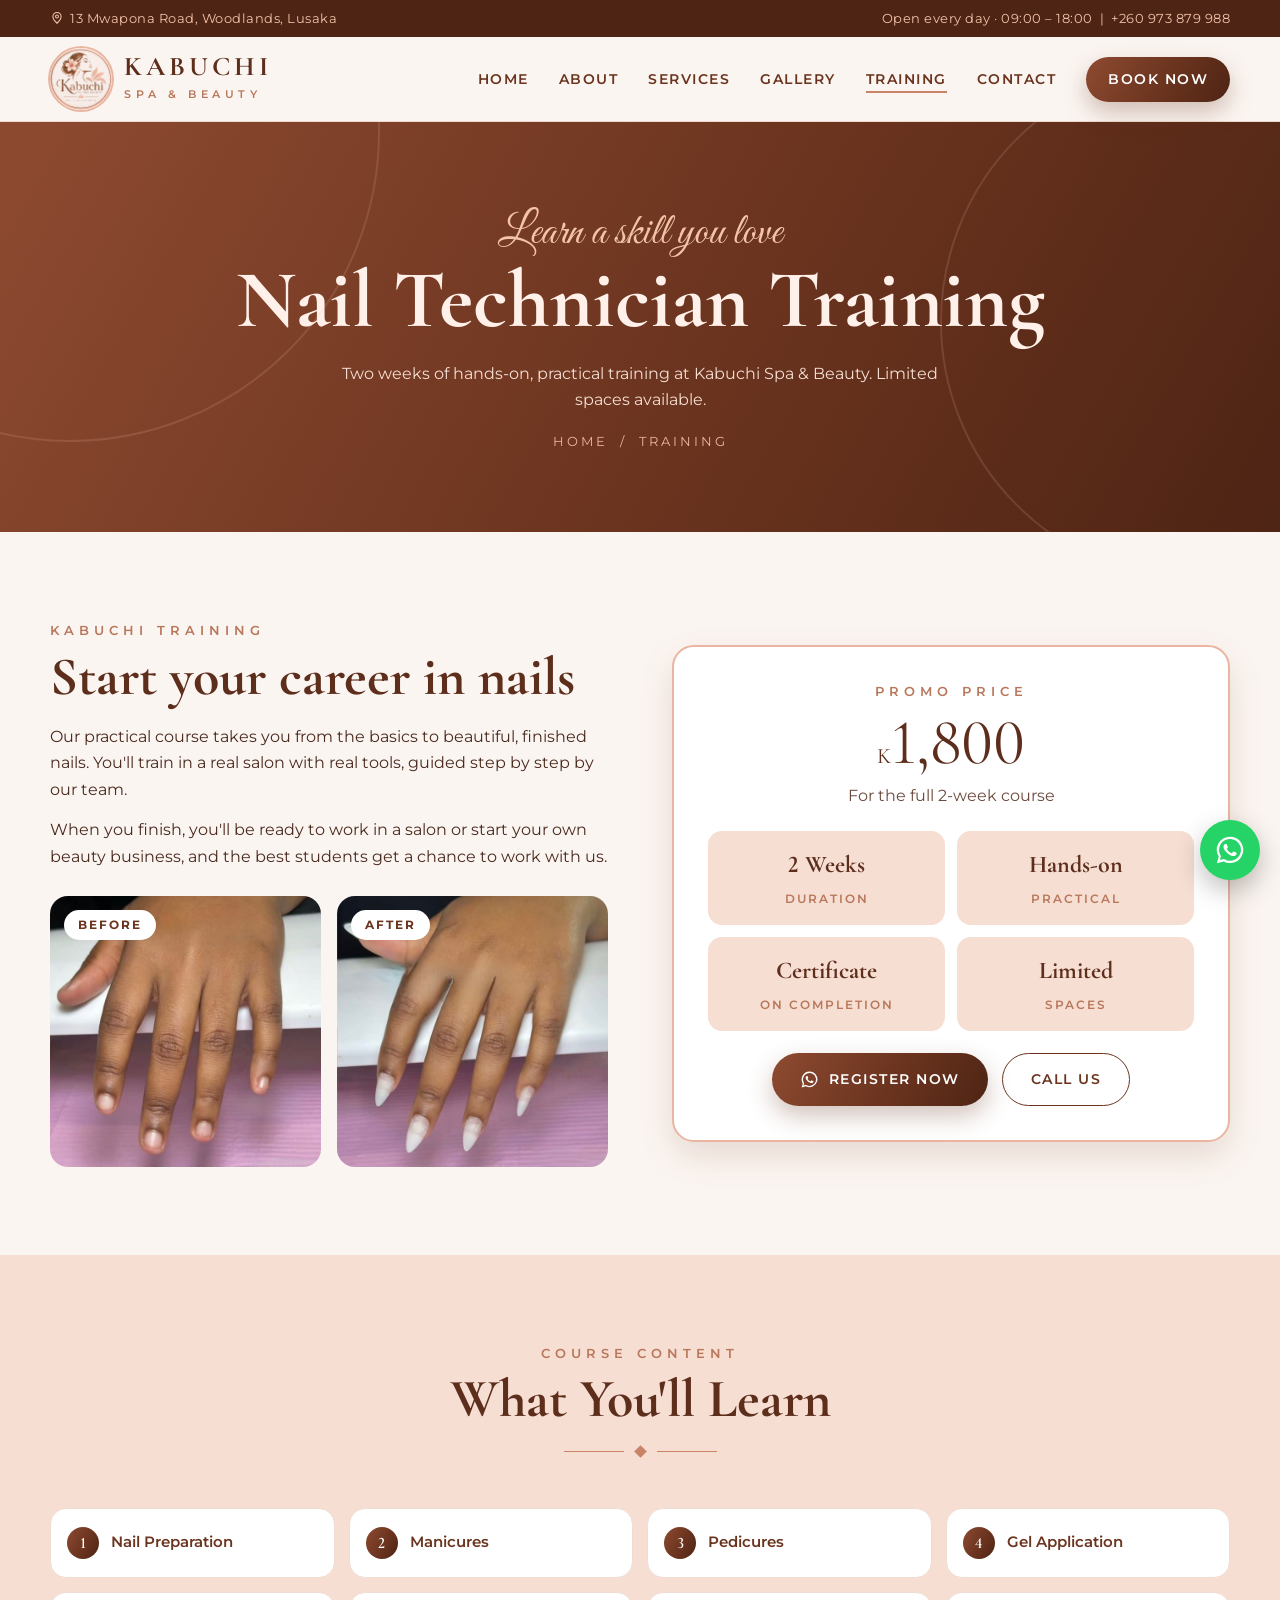
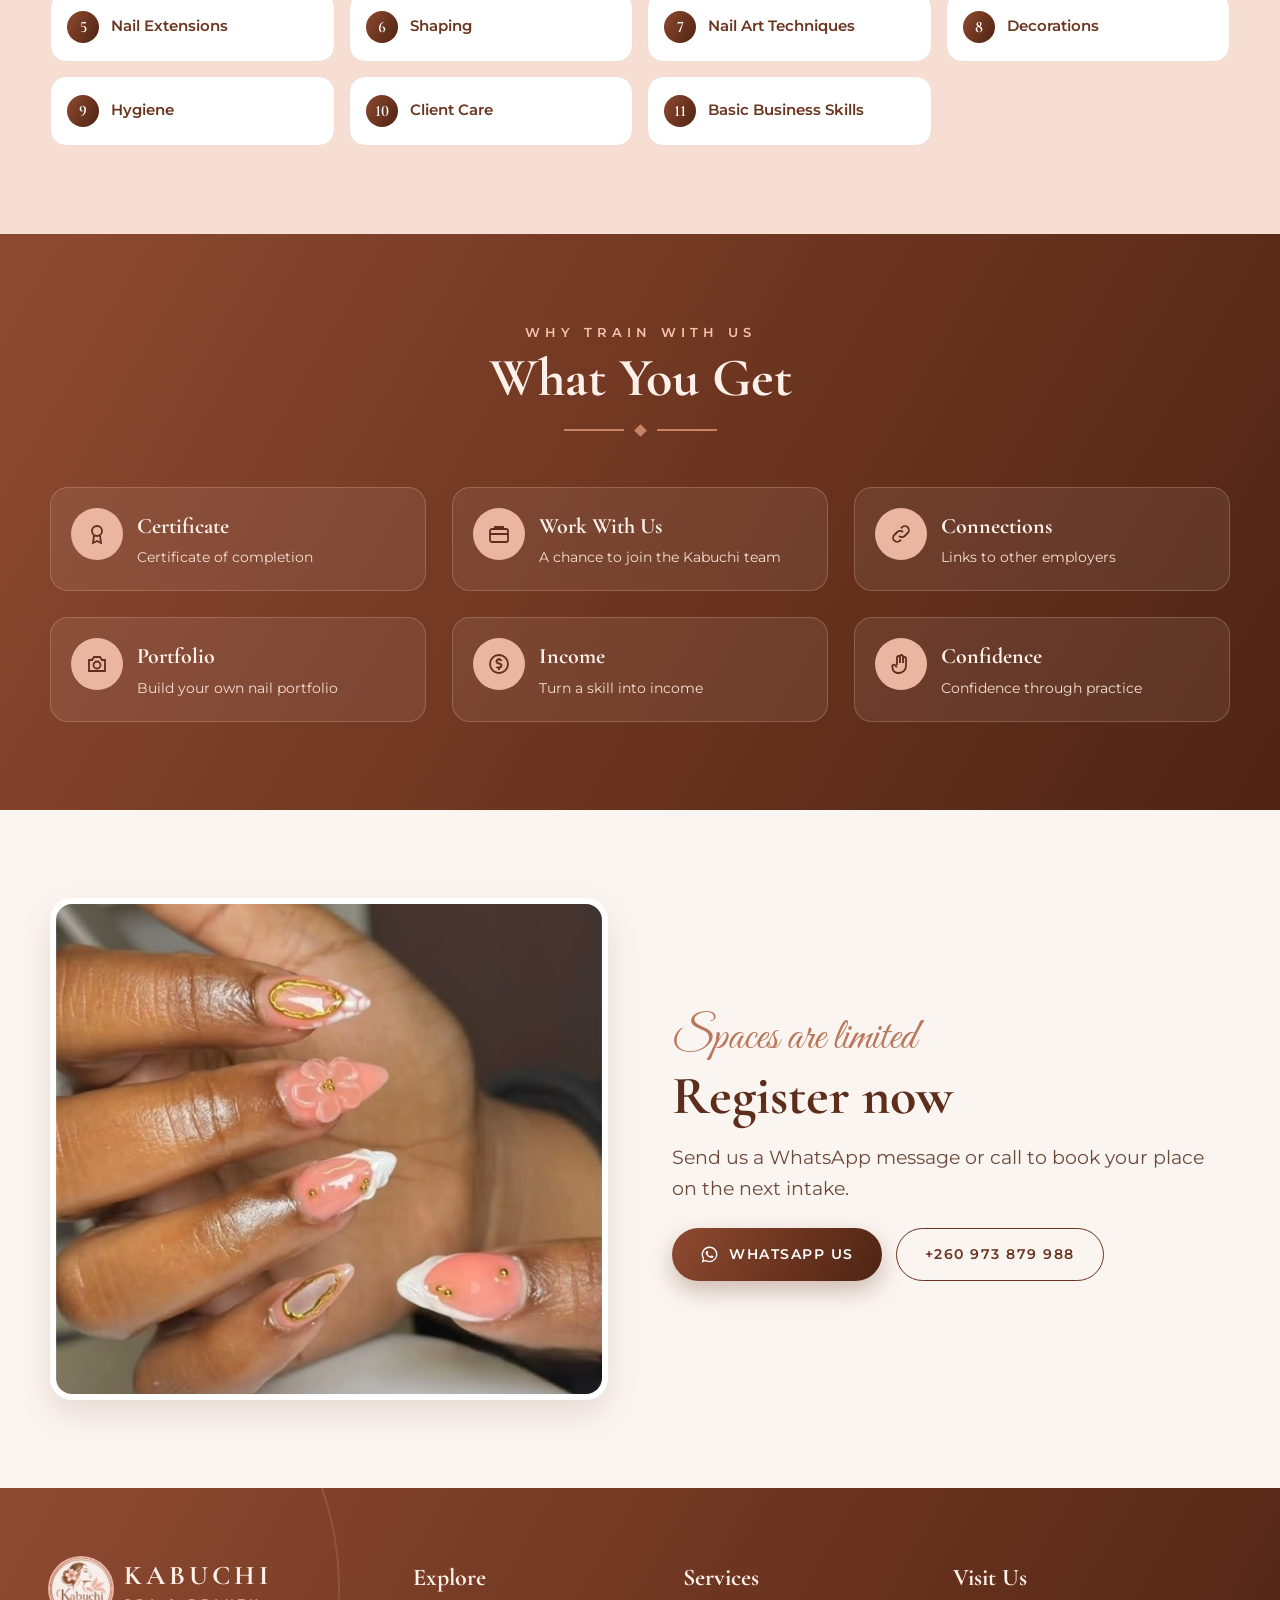
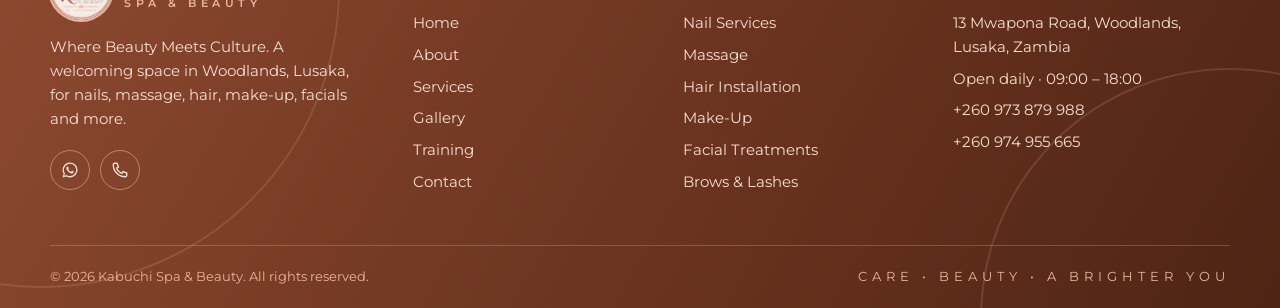
<file: training.html>
<!doctype html>
<html lang="en">
<head>
<meta charset="utf-8">
<meta name="viewport" content="width=device-width, initial-scale=1">
<title>Nail Technician Training | Kabuchi Spa & Beauty, Lusaka</title>
<meta name="description" content="Two-week hands-on nail technician training at Kabuchi Spa & Beauty, Lusaka. Promo price K1,800. Certificate of completion.">
<meta property="og:title" content="Nail Technician Training | Kabuchi Spa & Beauty, Lusaka">
<meta property="og:description" content="Two-week hands-on nail technician training at Kabuchi Spa & Beauty, Lusaka. Promo price K1,800. Certificate of completion.">
<meta property="og:image" content="images/og-cover.jpg">
<meta property="og:type" content="website">
<meta name="theme-color" content="#6B341F">
<link rel="icon" type="image/png" href="images/favicon.png">
<link rel="apple-touch-icon" href="images/apple-touch-icon.png">
<link rel="preconnect" href="https://fonts.googleapis.com">
<link rel="preconnect" href="https://fonts.gstatic.com" crossorigin>
<link href="https://fonts.googleapis.com/css2?family=Cormorant+Garamond:ital,wght@0,600;0,700;1,700&family=Great+Vibes&family=Montserrat:wght@400;500;600;700&display=swap" rel="stylesheet">
<link rel="stylesheet" href="css/style.css">
</head>
<body>
<div class="topbar"><div class="wrap">
  <span><svg width="14" height="14" style="vertical-align:-2px;margin-right:6px" viewBox="0 0 24 24" fill="none" stroke="currentColor" stroke-width="1.8"><path d="M12 21s-7-6.2-7-11.5a7 7 0 0 1 14 0C19 14.8 12 21 12 21z"/><circle cx="12" cy="9.5" r="2.5"/></svg>13 Mwapona Road, Woodlands, Lusaka</span>
  <span class="hide-sm">Open every day · 09:00 – 18:00 &nbsp;|&nbsp; <a href="tel:+260973879988">+260 973 879 988</a></span>
</div></div>
<header class="site-header"><nav class="wrap nav" aria-label="Main">
  <a href="index.html" class="brand"><img src="images/logo.png" alt="Kabuchi Spa &amp; Beauty logo"><div><b>KABUCHI</b><small>SPA &amp; BEAUTY</small></div></a>
  <ul class="menu"><li><a href="index.html">Home</a></li><li><a href="about.html">About</a></li><li><a href="services.html">Services</a></li><li><a href="gallery.html">Gallery</a></li><li><a href="training.html">Training</a></li><li><a href="contact.html">Contact</a></li><li><a class="btn btn-primary" href="booking.html">Book Now</a></li></ul>
  <button class="burger" aria-label="Open menu" aria-expanded="false"><svg viewBox="0 0 24 24" fill="none" stroke="currentColor" stroke-width="2"><path d="M4 7h16M4 12h16M4 17h16"/></svg></button>
</nav></header>
<main>
<section class="page-hero">
  <div class="arc" style="width:620px;height:620px;left:-240px;top:-300px"></div>
  <div class="arc" style="width:520px;height:520px;right:-180px;top:-60px"></div>
  <div class="wrap"><div class="script">Learn a skill you love</div><h1>Nail Technician Training</h1><p>Two weeks of hands-on, practical training at Kabuchi Spa &amp; Beauty. Limited spaces available.</p><div class="crumbs"><a href="index.html">Home</a> &nbsp;/&nbsp; Training</div></div>
</section>
<section class="section"><div class="wrap split">
  <div class="reveal">
    <div class="eyebrow">Kabuchi Training</div>
    <h2>Start your career in nails</h2>
    <p>Our practical course takes you from the basics to beautiful, finished nails. You'll train in a real salon with real tools, guided step by step by our team.</p>
    <p>When you finish, you'll be ready to work in a salon or start your own beauty business, and the best students get a chance to work with us.</p>
    <div class="ba" style="margin-top:26px"><figure><img src="images/before.jpg" alt="Before" loading="lazy"><figcaption>BEFORE</figcaption></figure><figure><img src="images/after.jpg" alt="After" loading="lazy"><figcaption>AFTER</figcaption></figure></div>
  </div>
  <div class="price-card reveal">
    <div class="eyebrow">Promo Price</div>
    <div class="amt"><small>K</small>1,800</div>
    <p style="color:var(--text-soft)">For the full 2-week course</p>
    <div class="facts"><div><b>2 Weeks</b><span>DURATION</span></div><div><b>Hands-on</b><span>PRACTICAL</span></div><div><b>Certificate</b><span>ON COMPLETION</span></div><div><b>Limited</b><span>SPACES</span></div></div>
    <div class="btns" style="justify-content:center"><a class="btn btn-primary" href="https://wa.me/260973879988?text=Hello%20Kabuchi%21%20I%20would%20like%20to%20register%20for%20the%20Nail%20Technician%20Training." target="_blank" rel="noopener"><svg viewBox="0 0 24 24" fill="currentColor"><path d="M12.04 2a9.9 9.9 0 0 0-8.5 15l-1.4 5 5.2-1.4A9.9 9.9 0 1 0 12.04 2zm0 18.1a8.2 8.2 0 0 1-4.2-1.15l-.3-.18-3.1.8.83-3-.2-.3a8.2 8.2 0 1 1 6.97 3.83zm4.5-6.14c-.25-.12-1.46-.72-1.69-.8-.23-.08-.39-.12-.55.12-.16.25-.63.8-.78.97-.14.16-.29.18-.53.06a6.7 6.7 0 0 1-3.32-2.9c-.25-.43.25-.4.72-1.33.08-.16.04-.3-.02-.42l-.75-1.8c-.2-.47-.4-.4-.55-.41h-.47a.9.9 0 0 0-.65.3 2.7 2.7 0 0 0-.85 2.02 4.7 4.7 0 0 0 1 2.5 10.8 10.8 0 0 0 4.13 3.65c1.54.66 2.14.72 2.9.6.47-.07 1.46-.6 1.66-1.17.2-.58.2-1.07.15-1.17-.06-.1-.22-.17-.47-.29z"/></svg> Register Now</a><a class="btn btn-outline" href="tel:+260973879988">Call Us</a></div>
  </div>
</div></section>
<section class="section alt"><div class="wrap">
  <div class="head reveal"><div class="eyebrow">Course content</div><h2>What You'll Learn</h2><div class="divider"><span></span></div></div>
  <div class="learn"><div class="reveal"><i>1</i>Nail Preparation</div><div class="reveal"><i>2</i>Manicures</div><div class="reveal"><i>3</i>Pedicures</div><div class="reveal"><i>4</i>Gel Application</div><div class="reveal"><i>5</i>Nail Extensions</div><div class="reveal"><i>6</i>Shaping</div><div class="reveal"><i>7</i>Nail Art Techniques</div><div class="reveal"><i>8</i>Decorations</div><div class="reveal"><i>9</i>Hygiene</div><div class="reveal"><i>10</i>Client Care</div><div class="reveal"><i>11</i>Basic Business Skills</div></div>
</div></section>
<section class="section dark"><div class="wrap">
  <div class="head reveal"><div class="eyebrow" style="color:#F3C3AA">Why train with us</div><h2>What You Get</h2><div class="divider"><span></span></div></div>
  <div class="grid g3"><div class="perk reveal"><div class="ico"><svg viewBox="0 0 24 24" fill="none" stroke="currentColor" stroke-width="1.8"><circle cx="12" cy="9" r="5"/><path d="M9 13.5L8 21l4-2 4 2-1-7.5"/></svg></div><div><b>Certificate</b><span>Certificate of completion</span></div></div><div class="perk reveal"><div class="ico"><svg viewBox="0 0 24 24" fill="none" stroke="currentColor" stroke-width="1.8"><rect x="3" y="7" width="18" height="13" rx="2"/><path d="M8 7V5h8v2M3 12h18"/></svg></div><div><b>Work With Us</b><span>A chance to join the Kabuchi team</span></div></div><div class="perk reveal"><div class="ico"><svg viewBox="0 0 24 24" fill="none" stroke="currentColor" stroke-width="1.8"><path d="M10 14a4 4 0 0 0 5.7 0l3-3a4 4 0 0 0-5.7-5.7l-1 1"/><path d="M14 10a4 4 0 0 0-5.7 0l-3 3a4 4 0 0 0 5.7 5.7l1-1"/></svg></div><div><b>Connections</b><span>Links to other employers</span></div></div><div class="perk reveal"><div class="ico"><svg viewBox="0 0 24 24" fill="none" stroke="currentColor" stroke-width="1.8"><path d="M4 8h3l2-3h6l2 3h3v11H4z"/><circle cx="12" cy="13" r="3.5"/></svg></div><div><b>Portfolio</b><span>Build your own nail portfolio</span></div></div><div class="perk reveal"><div class="ico"><svg viewBox="0 0 24 24" fill="none" stroke="currentColor" stroke-width="1.8"><circle cx="12" cy="12" r="9"/><path d="M14.5 9a2.5 2 0 0 0-2.5-1.5c-1.5 0-2.5.8-2.5 2s1 1.7 2.5 2 2.5.8 2.5 2-1 2-2.5 2A2.5 2 0 0 1 9.5 15M12 6v1.5M12 16.5V18"/></svg></div><div><b>Income</b><span>Turn a skill into income</span></div></div><div class="perk reveal"><div class="ico"><svg viewBox="0 0 24 24" fill="none" stroke="currentColor" stroke-width="1.8"><path d="M8 13V5.5a1.5 1.5 0 0 1 3 0V11m0-1V4.5a1.5 1.5 0 0 1 3 0V11m0-4.5a1.5 1.5 0 0 1 3 0V14a7 7 0 0 1-7 7h-1a6 6 0 0 1-5-2.7L3.5 15a1.5 1.5 0 0 1 2.5-1.7L8 15"/></svg></div><div><b>Confidence</b><span>Confidence through practice</span></div></div></div>
</div></section>
<section class="section"><div class="wrap split">
  <div class="media sq reveal"><img src="images/nail-art.jpg" alt="Nail art by Kabuchi" loading="lazy"></div>
  <div class="reveal"><div class="script">Spaces are limited</div><h2>Register now</h2><p class="lead">Send us a WhatsApp message or call to book your place on the next intake.</p>
  <div class="btns" style="margin-top:24px"><a class="btn btn-primary" href="https://wa.me/260973879988?text=Hello%20Kabuchi%21%20I%20would%20like%20to%20register%20for%20the%20Nail%20Technician%20Training." target="_blank" rel="noopener"><svg viewBox="0 0 24 24" fill="currentColor"><path d="M12.04 2a9.9 9.9 0 0 0-8.5 15l-1.4 5 5.2-1.4A9.9 9.9 0 1 0 12.04 2zm0 18.1a8.2 8.2 0 0 1-4.2-1.15l-.3-.18-3.1.8.83-3-.2-.3a8.2 8.2 0 1 1 6.97 3.83zm4.5-6.14c-.25-.12-1.46-.72-1.69-.8-.23-.08-.39-.12-.55.12-.16.25-.63.8-.78.97-.14.16-.29.18-.53.06a6.7 6.7 0 0 1-3.32-2.9c-.25-.43.25-.4.72-1.33.08-.16.04-.3-.02-.42l-.75-1.8c-.2-.47-.4-.4-.55-.41h-.47a.9.9 0 0 0-.65.3 2.7 2.7 0 0 0-.85 2.02 4.7 4.7 0 0 0 1 2.5 10.8 10.8 0 0 0 4.13 3.65c1.54.66 2.14.72 2.9.6.47-.07 1.46-.6 1.66-1.17.2-.58.2-1.07.15-1.17-.06-.1-.22-.17-.47-.29z"/></svg> WhatsApp Us</a><a class="btn btn-outline" href="tel:+260973879988">+260 973 879 988</a></div></div>
</div></section>
</main>
<footer>
  <div class="arc" style="width:600px;height:600px;left:-260px;top:-200px"></div>
  <div class="arc" style="width:500px;height:500px;right:-200px;bottom:-260px"></div>
  <div class="wrap foot">
    <div><a href="index.html" class="brand"><img src="images/logo.png" alt=""><div><b>KABUCHI</b><small>SPA &amp; BEAUTY</small></div></a>
      <p>Where Beauty Meets Culture. A welcoming space in Woodlands, Lusaka, for nails, massage, hair, make-up, facials and more.</p>
      <div class="social">
        <a href="https://wa.me/260973879988?text=Hello%20Kabuchi%20Spa%20%26%20Beauty%21" target="_blank" rel="noopener" aria-label="WhatsApp"><svg viewBox="0 0 24 24" fill="currentColor"><path d="M12.04 2a9.9 9.9 0 0 0-8.5 15l-1.4 5 5.2-1.4A9.9 9.9 0 1 0 12.04 2zm0 18.1a8.2 8.2 0 0 1-4.2-1.15l-.3-.18-3.1.8.83-3-.2-.3a8.2 8.2 0 1 1 6.97 3.83zm4.5-6.14c-.25-.12-1.46-.72-1.69-.8-.23-.08-.39-.12-.55.12-.16.25-.63.8-.78.97-.14.16-.29.18-.53.06a6.7 6.7 0 0 1-3.32-2.9c-.25-.43.25-.4.72-1.33.08-.16.04-.3-.02-.42l-.75-1.8c-.2-.47-.4-.4-.55-.41h-.47a.9.9 0 0 0-.65.3 2.7 2.7 0 0 0-.85 2.02 4.7 4.7 0 0 0 1 2.5 10.8 10.8 0 0 0 4.13 3.65c1.54.66 2.14.72 2.9.6.47-.07 1.46-.6 1.66-1.17.2-.58.2-1.07.15-1.17-.06-.1-.22-.17-.47-.29z"/></svg></a>
        <a href="tel:+260973879988" aria-label="Call us"><svg viewBox="0 0 24 24" fill="none" stroke="currentColor" stroke-width="1.8"><path d="M5 3h3l2 5-2.5 1.5a11 11 0 0 0 7 7L16 14l5 2v3a2 2 0 0 1-2 2A16 16 0 0 1 3 5a2 2 0 0 1 2-2z"/></svg></a>
        <!-- Add your social pages here, e.g. <a href="https://www.facebook.com/YOURPAGE" aria-label="Facebook">f</a> -->
      </div>
    </div>
    <div><h4>Explore</h4><ul><li><a href="index.html">Home</a></li><li><a href="about.html">About</a></li><li><a href="services.html">Services</a></li><li><a href="gallery.html">Gallery</a></li><li><a href="training.html">Training</a></li><li><a href="contact.html">Contact</a></li></ul></div>
    <div><h4>Services</h4><ul><li><a href="services.html#nails">Nail Services</a></li><li><a href="services.html#massage">Massage</a></li><li><a href="services.html#hair">Hair Installation</a></li><li><a href="services.html#makeup">Make-Up</a></li><li><a href="services.html#facials">Facial Treatments</a></li><li><a href="services.html#brows">Brows &amp; Lashes</a></li></ul></div>
    <div><h4>Visit Us</h4><ul>
      <li>13 Mwapona Road, Woodlands, Lusaka, Zambia</li>
      <li>Open daily · 09:00 – 18:00</li>
      <li><a href="tel:+260973879988">+260 973 879 988</a></li>
      <li><a href="tel:+260974955665">+260 974 955 665</a></li>
    </ul></div>
  </div>
  <div class="wrap foot-bottom"><span>&copy; <span data-year>2026</span> Kabuchi Spa &amp; Beauty. All rights reserved.</span><span class="tg">CARE • BEAUTY • A BRIGHTER YOU</span></div>
</footer>
<a class="wa-float" href="https://wa.me/260973879988?text=Hello%20Kabuchi%20Spa%20%26%20Beauty%21%20I%20would%20like%20to%20make%20a%20booking." target="_blank" rel="noopener" aria-label="Chat with us on WhatsApp"><svg viewBox="0 0 24 24" fill="currentColor"><path d="M12.04 2a9.9 9.9 0 0 0-8.5 15l-1.4 5 5.2-1.4A9.9 9.9 0 1 0 12.04 2zm0 18.1a8.2 8.2 0 0 1-4.2-1.15l-.3-.18-3.1.8.83-3-.2-.3a8.2 8.2 0 1 1 6.97 3.83zm4.5-6.14c-.25-.12-1.46-.72-1.69-.8-.23-.08-.39-.12-.55.12-.16.25-.63.8-.78.97-.14.16-.29.18-.53.06a6.7 6.7 0 0 1-3.32-2.9c-.25-.43.25-.4.72-1.33.08-.16.04-.3-.02-.42l-.75-1.8c-.2-.47-.4-.4-.55-.41h-.47a.9.9 0 0 0-.65.3 2.7 2.7 0 0 0-.85 2.02 4.7 4.7 0 0 0 1 2.5 10.8 10.8 0 0 0 4.13 3.65c1.54.66 2.14.72 2.9.6.47-.07 1.46-.6 1.66-1.17.2-.58.2-1.07.15-1.17-.06-.1-.22-.17-.47-.29z"/></svg></a>
<script src="js/main.js"></script>
</body>
</html>
</file>
<file: css/style.css>
/* =========================================================
   Kabuchi Spa & Beauty — website styles
   Colours: brown #6B341F / #5E2E1C, rose gold #C98468 / #B9775B,
   peach #EAB5A1, blush #F6DED3, cream #FBF5F1
   ========================================================= */
:root{
  --brown:#6B341F; --brown-deep:#5E2E1C; --brown-dark:#4E2414;
  --rose:#C98468; --rose-dark:#B9775B; --peach:#EAB5A1; --peach-soft:#F3C3AA;
  --blush:#F6DED3; --cream:#FBF5F1; --text:#4A2A1E; --text-soft:#6B4A3C; --white:#fff;
  --grad:linear-gradient(120deg,#8E4A31 0%,#6B341F 55%,#4E2414 100%);
  --serif:'Cormorant Garamond',Georgia,serif; --sans:'Montserrat',Arial,sans-serif; --script:'Great Vibes',cursive;
  --radius:22px; --shadow:0 14px 34px rgba(110,55,30,.14);
}
*{box-sizing:border-box;margin:0;padding:0}
html{scroll-behavior:smooth;overflow-x:clip}
body{overflow-x:clip}
body{font-family:var(--sans);color:var(--text);background:var(--cream);line-height:1.65;font-size:16px;font-variant-numeric:lining-nums;-webkit-font-smoothing:antialiased}
img{max-width:100%;display:block}
a{color:inherit;text-decoration:none}
.wrap{width:min(1180px,100% - 32px);margin-inline:auto}
.section{padding:88px 0}
.section.alt{background:var(--blush)}
.section.dark{background:var(--grad);color:#FBEDE6}

/* ---------- typography ---------- */
.eyebrow{font-size:13px;letter-spacing:5px;font-weight:600;color:var(--rose-dark);text-transform:uppercase}
.script{font-family:var(--script);font-weight:400;color:var(--rose-dark);font-size:clamp(30px,4vw,44px);line-height:1}
h1,h2,h3{font-family:var(--serif);font-weight:700;color:var(--brown-deep);line-height:1.08}
h1{font-size:clamp(42px,6.4vw,84px)}
h2{font-size:clamp(34px,4.4vw,54px)}
h3{font-size:clamp(24px,2.4vw,30px)}
.dark h2,.dark h3{color:#FFF1EA}
.lead{font-size:clamp(16px,1.6vw,18.5px);color:var(--text-soft);max-width:640px}
.dark .lead{color:#F6DED3}
.head{text-align:center;margin-bottom:52px}
.head .lead{margin:16px auto 0}
.head h2{margin-top:6px}
.divider{display:flex;align-items:center;justify-content:center;gap:12px;margin:18px auto 0}
.divider:before,.divider:after{content:"";width:60px;height:1.5px;background:var(--rose)}
.divider span{width:9px;height:9px;background:var(--rose);transform:rotate(45deg)}

/* ---------- buttons ---------- */
.btn{display:inline-flex;align-items:center;gap:10px;padding:14px 28px;border-radius:50px;font-weight:600;font-size:14px;letter-spacing:1.5px;text-transform:uppercase;transition:.25s;cursor:pointer;border:0;font-family:var(--sans)}
.btn svg{width:19px;height:19px;flex:none}
.btn-primary{background:var(--grad);color:#fff;box-shadow:0 10px 24px rgba(107,52,31,.3)}
.btn-primary:hover{transform:translateY(-2px);box-shadow:0 14px 30px rgba(107,52,31,.38)}
.btn-peach{background:var(--peach);color:var(--brown-deep)}
.btn-peach:hover{background:#F0C3B2}
.btn-outline{border:1.5px solid var(--brown);color:var(--brown);background:transparent}
.btn-outline:hover{background:var(--brown);color:#fff}
.dark .btn-outline{border-color:var(--peach);color:var(--peach)}
.dark .btn-outline:hover{background:var(--peach);color:var(--brown-deep)}
.btns{display:flex;flex-wrap:wrap;gap:14px}

/* ---------- top bar & header ---------- */
.topbar{background:var(--brown-dark);color:#F3C3AA;font-size:13px;letter-spacing:.5px}
.topbar .wrap{display:flex;justify-content:space-between;gap:16px;padding:8px 0;flex-wrap:wrap}
.topbar a:hover{color:#fff}
.site-header{position:sticky;top:0;z-index:50;background:rgba(251,245,241,.94);backdrop-filter:blur(10px);border-bottom:1px solid #EFD9CE}
.nav{display:flex;align-items:center;justify-content:space-between;height:84px;gap:20px}
.brand{display:flex;align-items:center;gap:12px}
.brand img{width:62px;height:62px;border-radius:50%;box-shadow:0 0 0 2px var(--peach)}
.brand b{font-family:var(--serif);font-size:27px;letter-spacing:4px;color:var(--brown-deep);line-height:1;display:block}
.brand small{font-size:10.5px;letter-spacing:4.5px;color:var(--rose-dark);font-weight:600}
.menu{display:flex;align-items:center;gap:30px;list-style:none}
.menu a{font-size:13.5px;letter-spacing:1.5px;font-weight:600;text-transform:uppercase;color:var(--brown);position:relative;padding:6px 0}
.menu a:after{content:"";position:absolute;left:0;bottom:0;width:0;height:2px;background:var(--rose);transition:.25s}
.menu a:hover:after,.menu a.active:after{width:100%}
.menu .btn{padding:11px 22px;color:#fff}
.menu .btn:after{display:none}
.burger{display:none;background:none;border:0;width:44px;height:44px;cursor:pointer;color:var(--brown)}
.burger svg{width:30px;height:30px}

/* ---------- hero ---------- */
.hero{position:relative;overflow:hidden;background:radial-gradient(700px 420px at 15% 20%,#F6DED3 0,transparent 70%),var(--cream)}
.hero .wrap{display:grid;grid-template-columns:1.05fr 1fr;gap:50px;align-items:center;padding:70px 0 80px}
.hero h1 span{display:block;font-size:.42em;letter-spacing:9px;font-family:var(--sans);font-weight:600;color:var(--rose-dark);margin-top:10px}
.hero .lead{margin:22px 0 32px}
.hero-pics{position:relative;height:560px}
.hero-pics .p{position:absolute;overflow:hidden;box-shadow:var(--shadow);border:6px solid #fff}
.hero-pics .p img{width:100%;height:100%;object-fit:cover}
.hero-pics .p1{left:0;top:40px;width:56%;height:480px;border-radius:300px 300px 24px 24px}
.hero-pics .p2{right:0;top:0;width:46%;height:300px;border-radius:24px 160px 24px 24px}
.hero-pics .p3{right:4%;bottom:0;width:40%;height:230px;border-radius:24px}
.hero-badge{position:absolute;left:44%;bottom:30px;z-index:2;background:var(--grad);color:#fff;border-radius:50%;width:130px;height:130px;display:flex;flex-direction:column;align-items:center;justify-content:center;text-align:center;box-shadow:0 0 0 6px #fff,var(--shadow)}
.hero-badge b{font-family:var(--serif);font-size:34px;line-height:1}
.hero-badge small{font-size:10.5px;letter-spacing:2px;color:var(--peach-soft);font-weight:600}
.leaf{position:absolute;border-radius:0 100% 0 100%;background:var(--peach);opacity:.25;pointer-events:none}

/* page hero (inner pages) */
.page-hero{background:var(--grad);color:#fff;text-align:center;padding:90px 0 80px;position:relative;overflow:hidden}
.page-hero h1{color:#FFF1EA}
.page-hero .script{color:var(--peach-soft)}
.page-hero p{color:#F6DED3;max-width:620px;margin:16px auto 0}
.crumbs{font-size:12.5px;letter-spacing:3px;color:var(--peach);margin-top:18px;text-transform:uppercase}
.arc{position:absolute;border:2px solid rgba(240,196,172,.15);border-radius:50%;pointer-events:none}

/* ---------- info strip ---------- */
.strip{background:#fff;border-block:4px solid var(--peach)}
.strip .wrap{display:grid;grid-template-columns:repeat(3,1fr)}
.strip .it{display:flex;align-items:center;gap:16px;padding:26px 20px}
.strip .it+.it{border-left:1.5px solid #F0DCD2}
.ico{width:52px;height:52px;border-radius:50%;background:var(--blush);display:flex;align-items:center;justify-content:center;flex:none;color:var(--brown)}
.ico svg{width:24px;height:24px}
.strip b{display:block;font-family:var(--serif);font-size:22px;color:var(--brown-deep);line-height:1.1}
.strip span{font-size:14px;color:var(--text-soft)}

/* ---------- cards ---------- */
.grid{display:grid;gap:26px}
.g4{grid-template-columns:repeat(4,1fr)}
.g3{grid-template-columns:repeat(3,1fr)}
.g2{grid-template-columns:repeat(2,1fr)}
.card{background:#fff;border-radius:var(--radius);overflow:hidden;box-shadow:var(--shadow);border:1px solid #F0DCD2;transition:.3s;display:flex;flex-direction:column}
.card:hover{transform:translateY(-6px)}
.card .ph{aspect-ratio:4/3.4;overflow:hidden;position:relative}
.card .ph img{position:absolute;inset:0;width:100%;height:100%;object-fit:cover;transition:.6s}
.card:hover .ph img{transform:scale(1.06)}
.card .ph:after{content:"";position:absolute;left:0;right:0;bottom:0;height:5px;background:linear-gradient(90deg,#E9B49C,#B9775B,#E9B49C)}
.card .tx{padding:22px 22px 24px;flex:1;display:flex;flex-direction:column}
.card h3{font-size:26px}
.card p{font-size:14.5px;color:var(--text-soft);margin-top:8px;flex:1}
.card .more{margin-top:14px;font-size:12.5px;letter-spacing:2px;font-weight:600;color:var(--rose-dark);text-transform:uppercase}
.num{position:absolute;right:16px;bottom:-20px;z-index:2;width:44px;height:44px;border-radius:50%;background:var(--brown-deep);color:#fff;font-family:var(--serif);font-weight:700;font-size:21px;display:flex;align-items:center;justify-content:center;box-shadow:0 0 0 4px #fff}
.card .ph.n{overflow:visible}
.card .ph.n img{border-radius:var(--radius) var(--radius) 0 0}

/* ---------- split / about ---------- */
.split{display:grid;grid-template-columns:1fr 1fr;gap:64px;align-items:center}
.split.rev .media{order:2}
.media{position:relative}
.media img{border-radius:300px 300px var(--radius) var(--radius);box-shadow:var(--shadow);border:6px solid #fff;width:100%;aspect-ratio:4/4.6;object-fit:cover}
.media.sq img{border-radius:var(--radius);aspect-ratio:4/3.6}
.media .tag{position:absolute;right:-14px;bottom:36px;background:#fff;border-radius:18px;padding:16px 22px;box-shadow:var(--shadow);font-family:var(--serif);font-size:22px;color:var(--brown-deep);line-height:1.15}
.media .tag small{display:block;font-family:var(--sans);font-size:11px;letter-spacing:3px;color:var(--rose-dark);font-weight:600}
.split h2{margin:6px 0 18px}
.split p+p{margin-top:14px}
.checks{list-style:none;margin:22px 0 30px;display:grid;grid-template-columns:1fr 1fr;gap:12px 20px}
.checks li{display:flex;gap:10px;align-items:flex-start;font-weight:500;font-size:15px}
.checks li:before{content:"";width:9px;height:9px;margin-top:8px;background:var(--rose);transform:rotate(45deg);flex:none}
.dark .checks li:before{background:var(--peach)}

/* values */
.value{background:#fff;border-radius:var(--radius);padding:30px 26px;text-align:center;box-shadow:var(--shadow);border:1px solid #F0DCD2}
.value .ico{margin:0 auto 16px;width:62px;height:62px;background:var(--grad);color:#fff}
.value h3{font-size:25px}
.value p{font-size:14.5px;color:var(--text-soft);margin-top:8px}
.quote{font-family:var(--serif);font-size:clamp(26px,3.2vw,38px);font-style:italic;text-align:center;max-width:860px;margin:0 auto;line-height:1.3;color:#FFF1EA}

/* team */
.member{text-align:center;background:#fff;border-radius:var(--radius);padding:34px 24px;box-shadow:var(--shadow)}
.avatar{width:110px;height:110px;border-radius:50%;margin:0 auto 16px;background:var(--grad);display:flex;align-items:center;justify-content:center;font-family:var(--serif);font-size:46px;color:#fff;box-shadow:0 0 0 5px var(--blush)}
.member span{font-size:12.5px;letter-spacing:3px;color:var(--rose-dark);font-weight:600;text-transform:uppercase}

/* ---------- service detail ---------- */
.svc-block{display:grid;grid-template-columns:420px 1fr;gap:50px;align-items:center;padding:46px 0;border-bottom:1px solid #EFD9CE}
.svc-block:last-child{border-bottom:0}
.svc-block:nth-child(even) .svc-img{order:2}
.svc-img img{width:100%;aspect-ratio:1/1;object-fit:cover;border-radius:220px 220px var(--radius) var(--radius);border:6px solid #fff;box-shadow:var(--shadow)}
.svc-block h2{font-size:clamp(32px,3.6vw,44px)}
.svc-block .lead{margin:10px 0 18px}
.pills{display:flex;flex-wrap:wrap;gap:10px;margin-bottom:24px}
.pills span{background:#fff;border:1.5px solid #EDCFC2;border-radius:30px;padding:8px 16px;font-size:13.5px;font-weight:500;color:var(--brown)}
.jump{display:flex;flex-wrap:wrap;justify-content:center;gap:10px;margin-top:30px}
.jump a{border:1.5px solid rgba(243,195,170,.6);color:#FBEDE6;border-radius:30px;padding:8px 16px;font-size:12.5px;letter-spacing:1.5px;font-weight:600;text-transform:uppercase}
.jump a:hover{background:var(--peach);color:var(--brown-deep)}

/* ---------- gallery ---------- */
.filters{display:flex;flex-wrap:wrap;justify-content:center;gap:10px;margin-bottom:34px}
.filters button{font-family:var(--sans);background:#fff;border:1.5px solid #EDCFC2;border-radius:30px;padding:9px 20px;font-size:13px;letter-spacing:1.5px;font-weight:600;color:var(--brown);cursor:pointer;text-transform:uppercase}
.filters button.on{background:var(--brown);color:#fff;border-color:var(--brown)}
.masonry{columns:4 260px;column-gap:18px}
.masonry figure{break-inside:avoid;margin-bottom:18px;border-radius:18px;overflow:hidden;position:relative;cursor:zoom-in;box-shadow:0 10px 24px rgba(110,55,30,.12)}
.masonry figure img{width:100%;transition:.5s}
.masonry figure:hover img{transform:scale(1.05)}
.masonry figcaption{position:absolute;left:0;right:0;bottom:0;padding:30px 16px 12px;color:#fff;font-size:12.5px;letter-spacing:2px;font-weight:600;text-transform:uppercase;background:linear-gradient(transparent,rgba(78,36,20,.8));opacity:0;transition:.3s}
.masonry figure:hover figcaption{opacity:1}
.masonry figure.hide{display:none}
.lightbox{position:fixed;inset:0;background:rgba(40,18,10,.92);display:none;align-items:center;justify-content:center;z-index:100;padding:20px}
.lightbox.open{display:flex}
.lightbox img{max-height:86vh;max-width:min(1000px,100%);border-radius:14px}
.lightbox button{position:absolute;top:18px;right:22px;background:none;border:0;color:#fff;font-size:42px;cursor:pointer;line-height:1}
.ba{display:grid;grid-template-columns:1fr 1fr;gap:16px}
.ba figure{position:relative;border-radius:18px;overflow:hidden}
.ba figcaption{position:absolute;top:14px;left:14px;background:#fff;border-radius:20px;padding:5px 14px;font-size:12px;letter-spacing:2px;font-weight:700;color:var(--brown)}

/* ---------- training ---------- */
.price-card{background:#fff;border-radius:var(--radius);padding:34px;box-shadow:var(--shadow);border:2px solid var(--peach);text-align:center}
.price-card .amt{font-family:var(--serif);font-size:64px;color:var(--brown-deep);line-height:1;margin:8px 0}
.price-card .amt small{font-size:22px}
.facts{display:grid;grid-template-columns:1fr 1fr;gap:12px;margin:22px 0}
.facts div{background:var(--blush);border-radius:14px;padding:14px}
.facts b{display:block;font-family:var(--serif);font-size:24px;color:var(--brown-deep)}
.facts span{font-size:12px;letter-spacing:2px;color:var(--rose-dark);font-weight:600}
.learn{display:grid;grid-template-columns:repeat(4,1fr);gap:14px}
.learn div{background:#fff;border-radius:16px;padding:18px 16px;display:flex;gap:12px;align-items:center;font-weight:600;font-size:14.5px;color:var(--brown);border:1px solid #F0DCD2}
.learn i{font-style:normal;width:32px;height:32px;border-radius:50%;background:var(--grad);color:#fff;font-family:var(--serif);font-size:16px;display:flex;align-items:center;justify-content:center;flex:none}
.perk{display:flex;gap:14px;align-items:flex-start;background:rgba(255,255,255,.07);border:1px solid rgba(243,195,170,.25);border-radius:18px;padding:20px}
.perk .ico{background:var(--peach);color:var(--brown-deep)}
.perk b{display:block;font-family:var(--serif);font-size:22px;color:#FFF1EA}
.perk span{font-size:14px;color:#F6DED3}

/* ---------- CTA ---------- */
.cta{background:var(--grad);border-radius:30px;padding:56px;display:flex;align-items:center;justify-content:space-between;gap:30px;color:#fff;position:relative;overflow:hidden}
.cta h2{color:#FFF1EA}
.cta p{color:#F6DED3;margin-top:8px}

/* ---------- contact / booking ---------- */
.contact-grid{display:grid;grid-template-columns:1fr 1.15fr;gap:40px;align-items:start}
.info-list{display:grid;gap:16px;margin-top:24px}
.info-list .row{display:flex;gap:16px;align-items:center;background:#fff;border-radius:18px;padding:18px;box-shadow:0 8px 20px rgba(110,55,30,.08)}
.info-list b{display:block;font-size:12px;letter-spacing:2.5px;color:var(--rose-dark);font-weight:600;text-transform:uppercase}
.info-list span,.info-list a{font-size:16px;color:var(--brown-deep);font-weight:500}
.form{background:#fff;border-radius:26px;padding:36px;box-shadow:var(--shadow);border:1px solid #F0DCD2}
.form h3{font-size:32px}
.form p.small{font-size:14px;color:var(--text-soft);margin:6px 0 22px}
.fields{display:grid;grid-template-columns:1fr 1fr;gap:16px}
.fields .full{grid-column:1/-1}
label{display:block;font-size:12px;letter-spacing:2px;font-weight:600;color:var(--brown);text-transform:uppercase;margin-bottom:7px}
input,select,textarea{width:100%;font-family:var(--sans);font-size:15px;color:var(--text);border:1.5px solid #EAD3C8;border-radius:12px;padding:13px 14px;background:var(--cream);outline:none;transition:.2s}
input:focus,select:focus,textarea:focus{border-color:var(--rose);background:#fff}
textarea{min-height:96px;resize:vertical}
.form .btn{width:100%;justify-content:center;margin-top:20px}
.form .note{font-size:12.5px;color:var(--text-soft);text-align:center;margin-top:12px}
.map{border-radius:22px;overflow:hidden;box-shadow:var(--shadow);border:6px solid #fff;margin-top:24px}
.map iframe{width:100%;height:300px;border:0;display:block}
.hours{width:100%;border-collapse:collapse;margin-top:8px}
.hours td{padding:9px 0;border-bottom:1px dashed #EAD3C8;font-size:15px}
.hours td:last-child{text-align:right;font-weight:600;color:var(--brown-deep)}

/* ---------- footer ---------- */
footer{background:var(--grad);color:#F6DED3;padding:70px 0 0;position:relative;overflow:hidden}
.foot{display:grid;grid-template-columns:1.4fr 1fr 1fr 1.2fr;gap:40px}
.foot .brand b{color:#FFF1EA}
.foot .brand small{color:var(--peach)}
.foot p{font-size:14.5px;margin-top:16px;max-width:300px}
.foot h4{font-family:var(--serif);font-size:24px;color:#FFF1EA;margin-bottom:14px}
.foot ul{list-style:none;display:grid;gap:8px;font-size:14.5px}
.foot a:hover{color:#fff}
.social{display:flex;gap:10px;margin-top:18px}
.social a{width:40px;height:40px;border-radius:50%;border:1.5px solid rgba(243,195,170,.5);display:flex;align-items:center;justify-content:center}
.social a:hover{background:var(--peach);color:var(--brown-deep)}
.social svg{width:18px;height:18px}
.foot-bottom{margin-top:50px;border-top:1px solid rgba(243,195,170,.25);padding:20px 0;display:flex;justify-content:space-between;gap:12px;flex-wrap:wrap;font-size:13px;color:#E9B49C}
.foot-bottom .tg{letter-spacing:5px}

/* floating WhatsApp */
.wa-float{position:fixed;right:20px;bottom:20px;z-index:60;width:60px;height:60px;border-radius:50%;background:#25D366;color:#fff;display:flex;align-items:center;justify-content:center;box-shadow:0 10px 26px rgba(0,0,0,.25);transition:.25s}
.wa-float:hover{transform:scale(1.08)}
.wa-float svg{width:32px;height:32px}

/* reveal on scroll */
.reveal{opacity:0;transform:translateY(26px);transition:opacity .8s ease,transform .8s ease}
.reveal.in{opacity:1;transform:none}
@media (prefers-reduced-motion:reduce){.reveal{opacity:1;transform:none}html{scroll-behavior:auto}}

/* ---------- responsive ---------- */
@media (max-width:1024px){
  .g4,.learn{grid-template-columns:repeat(2,1fr)}
  .foot{grid-template-columns:1fr 1fr}
  .svc-block{grid-template-columns:320px 1fr;gap:34px}
}
@media (max-width:900px){
  .burger{display:block}
  .menu{position:fixed;top:0;right:0;height:100vh;width:min(320px,85vw);background:var(--cream);flex-direction:column;align-items:flex-start;padding:100px 32px 32px;gap:22px;box-shadow:-20px 0 40px rgba(0,0,0,.15);transform:translateX(100%);visibility:hidden;transition:transform .3s,visibility .3s;z-index:1}
  .burger{position:relative;z-index:2}
  .menu.open{transform:none;visibility:visible}
  .menu a{font-size:15px}
  .hero .wrap,.split,.contact-grid{grid-template-columns:1fr}
  .split.rev .media{order:0}
  .hero-pics{height:440px}
  .hero-pics .p1{height:390px}
  .hero-pics .p2{height:240px}
  .hero-pics .p3{height:180px}
  .strip .wrap{grid-template-columns:1fr}
  .strip .it+.it{border-left:0;border-top:1.5px solid #F0DCD2}
  .g3{grid-template-columns:repeat(2,1fr)}
  .svc-block{grid-template-columns:1fr}
  .svc-block:nth-child(even) .svc-img{order:0}
  .svc-img{max-width:420px}
  .cta{flex-direction:column;align-items:flex-start;padding:40px 28px}
  .media .tag{right:10px}
}
@media (max-width:600px){
  .section{padding:64px 0}
  .g4,.g3,.g2,.learn,.checks,.fields,.facts{grid-template-columns:1fr}
  .foot{grid-template-columns:1fr}
  .topbar .hide-sm{display:none}
  .brand b{font-size:22px}
  .brand img{width:52px;height:52px}
  .hero-pics{height:360px}
  .hero-pics .p1{height:320px;width:60%}
  .hero-pics .p2{height:190px;width:44%}
  .hero-pics .p3{height:140px;width:42%}
  .hero-badge{width:100px;height:100px;left:48%}
  .hero-badge b{font-size:26px}
  .form{padding:26px 20px}
  .masonry{columns:2 140px;column-gap:12px}
  .masonry figure{margin-bottom:12px}
}

/* =========================================================
   Booking (booking.html)
   ========================================================= */
.mini-steps{list-style:none;display:flex;justify-content:center;flex-wrap:wrap;gap:10px;margin:0 0 24px}
.mini-steps li{display:flex;align-items:center;gap:8px;font-size:13px;font-weight:600;color:var(--brown);background:var(--blush);border-radius:30px;padding:6px 14px 6px 6px}
.mini-steps b{width:24px;height:24px;border-radius:50%;background:var(--grad);color:#fff;display:flex;align-items:center;justify-content:center;font-size:12px}
.bk-section{padding-top:56px}
.bk{background:#fff;border-radius:30px;box-shadow:var(--shadow);border:1px solid #F0DCD2;overflow:hidden}
.bk-steps{list-style:none;display:grid;grid-template-columns:repeat(4,1fr);background:var(--cream);border-bottom:1px solid #F0DCD2}
.bk-steps li{display:flex;align-items:center;justify-content:center;gap:12px;padding:20px 10px;font-weight:600;font-size:14.5px;color:#B79C90;position:relative}
.bk-steps li:after{content:"";position:absolute;left:0;right:0;bottom:-1px;height:4px;background:#EAD9D1}
.bk-steps b{width:34px;height:34px;border-radius:50%;border:2px solid #E2CCC1;display:flex;align-items:center;justify-content:center;font-size:15px;background:#fff;flex:none}
.bk-steps li.now,.bk-steps li.done{color:var(--brown-deep)}
.bk-steps li.now:after,.bk-steps li.done:after{background:linear-gradient(90deg,#B9775B,#EAB5A1)}
.bk-steps li.now b{background:var(--grad);border-color:transparent;color:#fff;box-shadow:0 0 0 5px rgba(234,181,161,.35)}
.bk-steps li.done b{background:var(--peach);border-color:var(--peach);color:var(--brown-deep);font-size:0}
.bk-steps li.done b:before{content:"✓";font-size:16px}
.bk-body{display:grid;grid-template-columns:1fr 310px}
.bk-main{padding:40px 44px 44px;min-width:0}
.bk-h{font-size:clamp(30px,3.2vw,40px)}
.bk-sub{color:var(--text-soft);margin:6px 0 26px}
.bk-label{font-size:12.5px;letter-spacing:2.5px;font-weight:600;color:var(--rose-dark);text-transform:uppercase;margin:26px 0 12px}
.bk-label span{text-transform:none;letter-spacing:0;color:#A88B7E;font-weight:500}
/* service cards */
.bk-svcs{display:grid;grid-template-columns:repeat(3,1fr);gap:14px}
.bk-svc{position:relative;display:flex;align-items:center;gap:14px;text-align:left;background:var(--cream);border:2px solid #EEDCD3;border-radius:18px;padding:10px 14px 10px 10px;cursor:pointer;font-family:var(--sans);font-size:15px;font-weight:600;color:var(--brown-deep);transition:.2s}
.bk-svc img{width:58px;height:58px;border-radius:14px;object-fit:cover;flex:none}
.bk-svc:hover{border-color:var(--peach);background:#fff}
.bk-svc i{position:absolute;top:8px;right:8px;width:24px;height:24px;border-radius:50%;background:var(--brown);color:#fff;font-style:normal;font-size:13px;display:none;align-items:center;justify-content:center}
.bk-svc.sel{border-color:var(--rose);background:#fff;box-shadow:0 8px 20px rgba(185,119,91,.22)}
.bk-svc.sel i{display:flex}
.bk-opts{display:flex;flex-wrap:wrap;gap:10px}
.bk-opt{font-family:var(--sans);background:#fff;border:1.5px solid #E8D2C7;border-radius:30px;padding:9px 18px;font-size:14px;font-weight:500;color:var(--brown);cursor:pointer;transition:.2s}
.bk-opt:hover{border-color:var(--rose)}
.bk-opt.sel{background:var(--brown);border-color:var(--brown);color:#fff}
/* dates */
.bk-datebar{display:flex;align-items:center;gap:8px}
.bk-arrow{flex:none;width:40px;height:40px;border-radius:50%;border:1.5px solid #E8D2C7;background:#fff;color:var(--brown);font-size:24px;line-height:1;cursor:pointer}
.bk-arrow:hover{background:var(--blush)}
.bk-dates{display:flex;gap:10px;overflow-x:auto;scroll-snap-type:x mandatory;padding:6px 6px 16px;scrollbar-width:thin;flex:1}
.bk-day{flex:0 0 78px;scroll-snap-align:start;display:flex;flex-direction:column;align-items:center;gap:2px;padding:12px 4px;border-radius:18px;border:2px solid #EEDCD3;background:var(--cream);cursor:pointer;font-family:var(--sans);color:var(--brown)}
.bk-day small{font-size:11.5px;font-weight:600;letter-spacing:1px;text-transform:uppercase;color:#A88B7E}
.bk-day b{font-family:var(--serif);font-size:30px;line-height:1;color:var(--brown-deep)}
.bk-day:hover{border-color:var(--peach)}
.bk-day.sel{background:var(--grad);border-color:transparent;box-shadow:0 8px 18px rgba(107,52,31,.3)}
.bk-day.sel small,.bk-day.sel b{color:#fff}
.bk-slots.loading{opacity:.5;pointer-events:none}
.bk-times{display:grid;grid-template-columns:repeat(auto-fill,minmax(104px,1fr));gap:10px}
.bk-time{font-family:var(--sans);padding:13px 6px;border-radius:14px;border:2px solid #EEDCD3;background:#fff;font-size:16px;font-weight:600;color:var(--brown-deep);cursor:pointer;transition:.2s;display:flex;flex-direction:column;align-items:center;gap:1px}
.bk-time:hover{border-color:var(--rose)}
.bk-time.sel{background:var(--brown);border-color:var(--brown);color:#fff}
.bk-time:disabled{background:#F5EEEA;color:#C4AFA6;border-color:#F0E4DE;cursor:not-allowed;text-decoration:line-through}
.bk-time small{font-size:10px;letter-spacing:1px;text-transform:uppercase;text-decoration:none}
.bk-empty{background:var(--blush);border-radius:14px;padding:18px;color:var(--brown)}
/* details */
.bk-panel .fields{position:relative}
label em{text-transform:none;letter-spacing:0;font-style:normal;color:#A88B7E;font-weight:500}
.bk-phone{display:flex;border:1.5px solid #EAD3C8;border-radius:12px;background:var(--cream);overflow:hidden}
.bk-phone span{padding:13px 10px 13px 14px;font-size:15px;color:var(--brown);font-weight:600;white-space:nowrap;border-right:1.5px solid #EAD3C8;background:#F7EBE5}
.bk-phone input{border:0;border-radius:0}
.bk-check{display:flex!important;gap:12px;align-items:flex-start;text-transform:none!important;letter-spacing:0!important;font-size:15px!important;font-weight:500!important;color:var(--text)!important;background:#F0FBF4;border:1.5px solid #CBEBD6;border-radius:14px;padding:14px 16px;cursor:pointer}
.bk-check input{width:20px;height:20px;accent-color:#1FAA59;flex:none;margin-top:1px}
.bk-error{margin-top:18px;background:#FDECEA;color:#9B2C1F;border-radius:12px;padding:14px 16px;font-size:14.5px}
.bk-error a{text-decoration:underline;font-weight:600}
.bk-nav{display:flex;justify-content:space-between;gap:12px;margin-top:32px;padding-top:24px;border-top:1px solid #F0DCD2}
.btn:disabled{opacity:.45;cursor:not-allowed;transform:none!important;box-shadow:none}
.btn.busy{opacity:.7;pointer-events:none}
.btn.busy:after{content:"";width:16px;height:16px;border:2px solid rgba(255,255,255,.5);border-top-color:#fff;border-radius:50%;animation:spin .8s linear infinite}
@keyframes spin{to{transform:rotate(360deg)}}
/* done */
.bk-done{text-align:center}
.bk-tick{width:84px;height:84px;border-radius:50%;margin:0 auto 18px;background:linear-gradient(135deg,#EAB5A1,#B9775B);color:#fff;font-size:42px;display:flex;align-items:center;justify-content:center;box-shadow:0 0 0 10px rgba(234,181,161,.25);animation:pop .5s ease}
@keyframes pop{from{transform:scale(.4);opacity:0}to{transform:none;opacity:1}}
#bk-done-text{max-width:560px;margin:10px auto 0;color:var(--text-soft)}
.bk-ref{font-family:var(--serif);font-size:22px;color:var(--brown-deep);letter-spacing:1px}
.bk-recap{display:grid;grid-template-columns:repeat(2,1fr);gap:12px;margin:26px auto;max-width:560px;text-align:left}
.bk-recap div{background:var(--cream);border-radius:14px;padding:14px 16px}
.bk-recap small{display:block;font-size:11px;letter-spacing:2px;color:var(--rose-dark);font-weight:600}
.bk-recap b{font-size:15px;color:var(--brown-deep)}
.bk-wa{background:#25D366;color:#fff;box-shadow:0 10px 22px rgba(37,211,102,.3)}
.bk-wa:hover{background:#1EBE5A}
.bk-cal{display:flex;justify-content:center;flex-wrap:wrap;gap:10px}
.bk-cal a{border:1.5px solid #E8D2C7;border-radius:30px;padding:9px 18px;font-size:13.5px;font-weight:600;color:var(--brown)}
.bk-cal a:hover{background:var(--blush)}
/* sidebar */
.bk-side{background:var(--grad);color:#F6DED3;padding:36px 28px;position:relative}
.bk-logo{width:84px;height:84px;border-radius:50%;box-shadow:0 0 0 4px rgba(234,181,161,.5);margin-bottom:16px}
.bk-side h3{color:#FFF1EA;font-size:28px;margin-bottom:14px}
.bk-side dl{display:grid;gap:4px}
.bk-side dt{font-size:11px;letter-spacing:2.5px;text-transform:uppercase;color:var(--peach);font-weight:600;margin-top:12px}
.bk-side dd{font-size:15.5px;color:#fff;font-weight:500}
.bk-help{margin-top:28px;padding-top:18px;border-top:1px solid rgba(243,195,170,.3);font-size:14px}
.bk-help a{color:#fff;text-decoration:underline}
@media (max-width:1024px){.bk-svcs{grid-template-columns:repeat(2,1fr)}}
@media (max-width:900px){
  .bk-body{grid-template-columns:1fr}
  .bk-side{order:-1;padding:18px 22px;display:flex;flex-wrap:wrap;align-items:center;gap:6px 18px}
  .bk-side .bk-logo,.bk-side .bk-help,.bk-side h3{display:none}
  .bk-side dl{display:grid;grid-template-columns:auto 1fr;gap:4px 14px;width:100%;align-items:baseline}
  .bk-side dt{margin-top:0}
  .bk-side dd{font-size:14.5px}
  .bk-side dt:nth-of-type(4),.bk-side dd:nth-of-type(4){display:none}
}
@media (max-width:600px){
  .bk{border-radius:22px}
  .bk-main{padding:26px 18px 28px}
  .bk-steps li{flex-direction:column;gap:6px;padding:14px 4px;font-size:11.5px;text-align:center}
  .bk-steps b{width:30px;height:30px;font-size:13px}
  .bk-svcs{grid-template-columns:1fr}
  .bk-arrow{display:none}
  .bk-day{flex-basis:70px}
  .bk-times{grid-template-columns:repeat(3,1fr)}
  .bk-recap{grid-template-columns:1fr}
  .bk-nav .btn{padding:13px 18px;font-size:12.5px}
}
</file>
